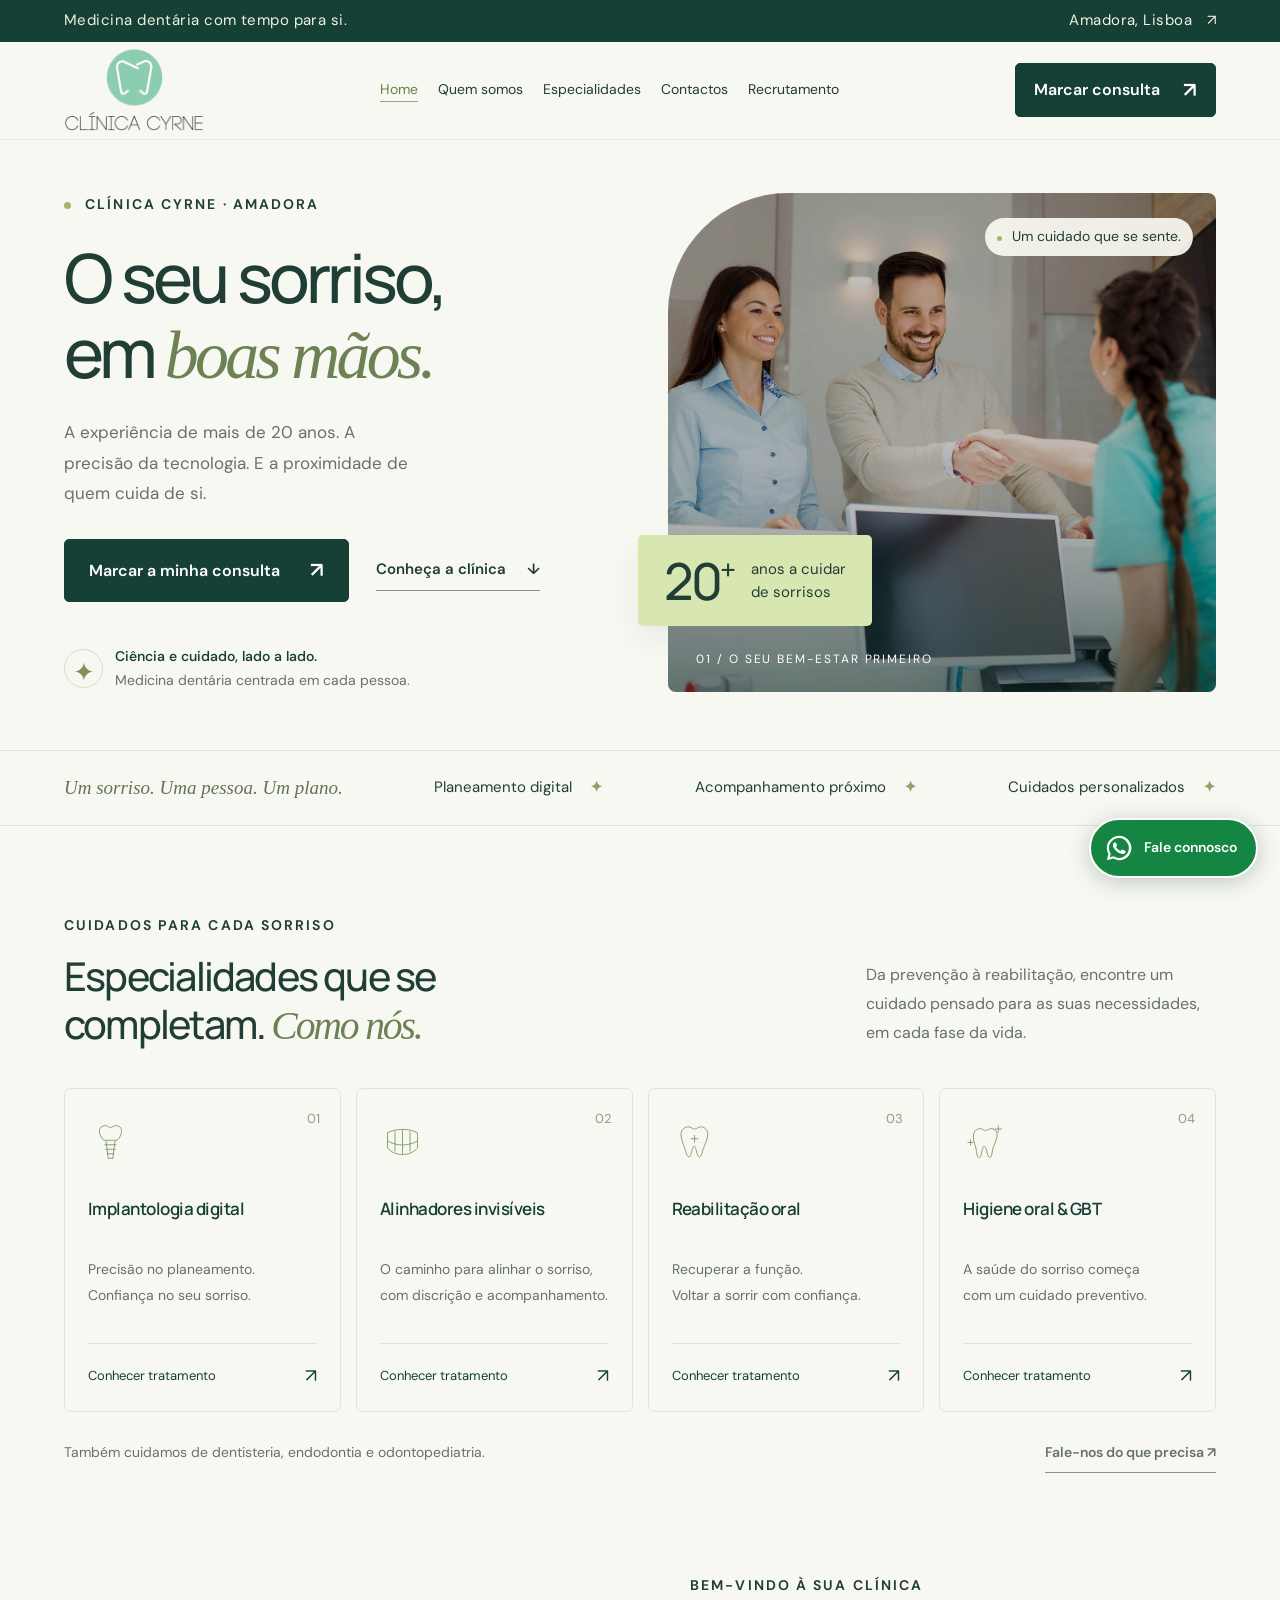
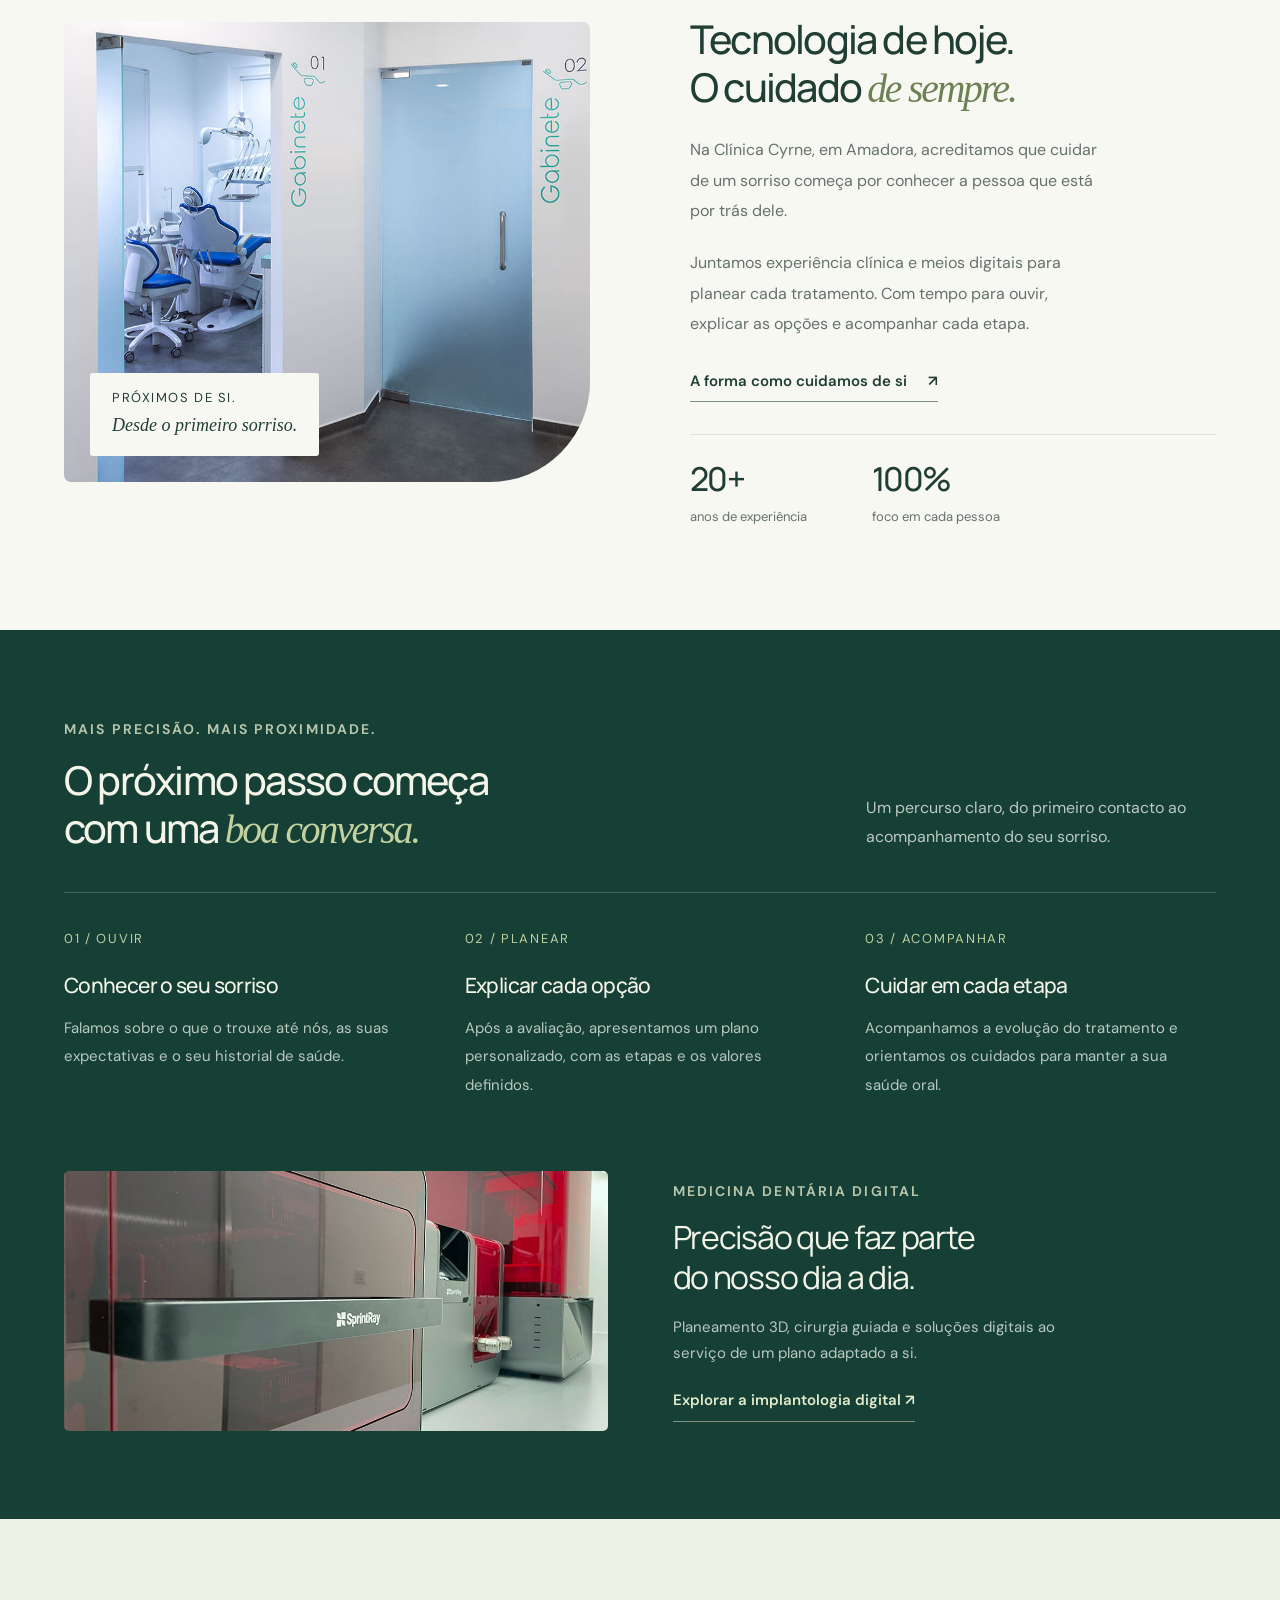
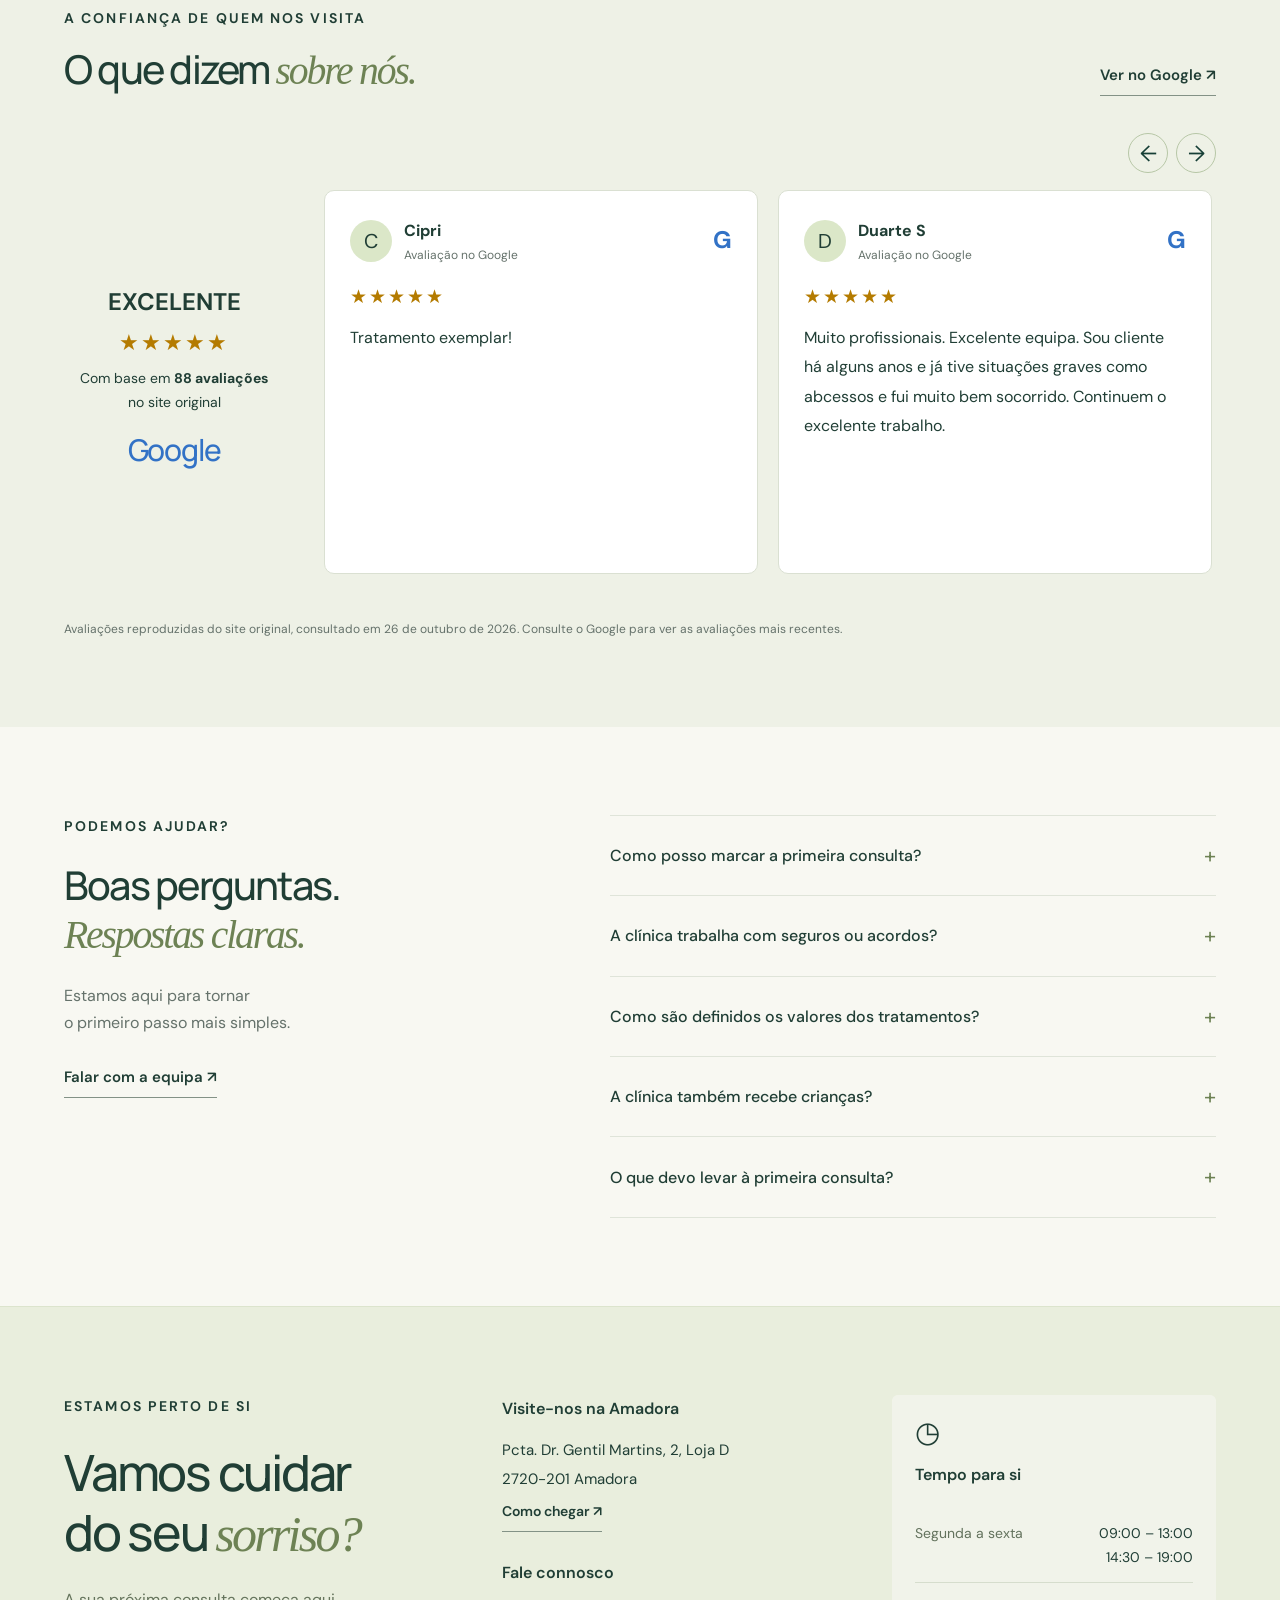
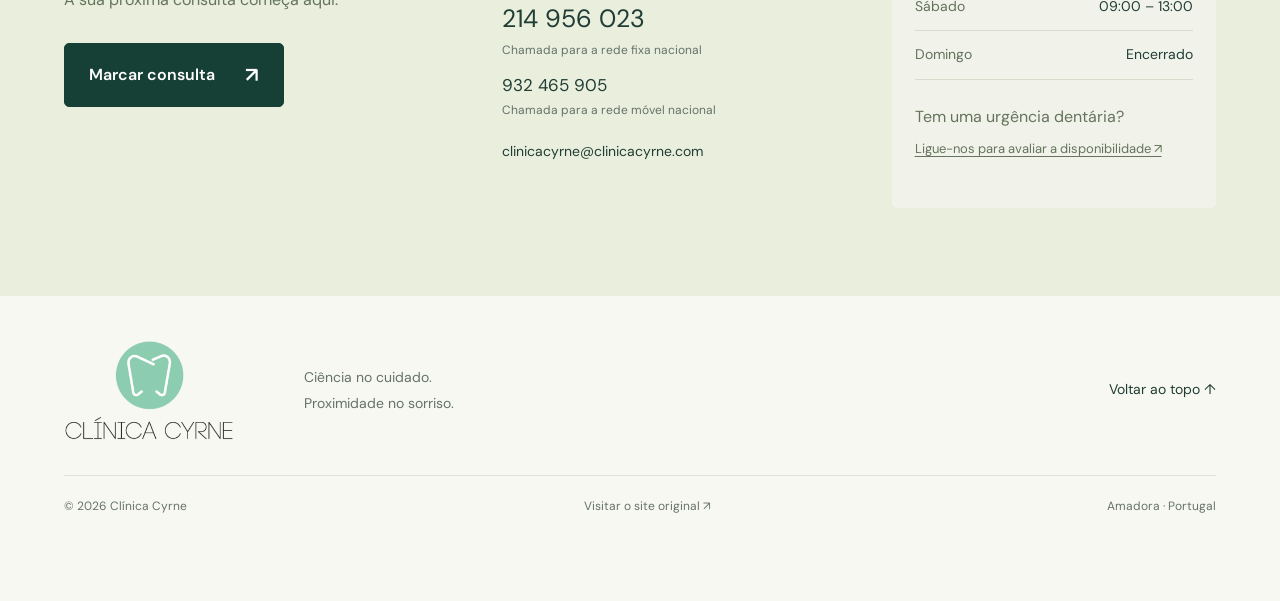
<file: index.html>
<!DOCTYPE html>
<html lang="pt-PT">
<head>
  <meta charset="UTF-8"><meta name="viewport" content="width=device-width, initial-scale=1">
  <title>Clínica Cyrne | O seu sorriso, em boas mãos.</title>
  <meta name="description" content="Medicina dentária na Amadora. Conheça a Clínica Cyrne: mais de 20 anos de experiência, tecnologia digital e cuidados próximos de si.">
  <meta name="theme-color" content="#143f37">
  <link rel="icon" href="assets/logo-cyrne.png?v=2" type="image/png">
  <link rel="stylesheet" href="style.css?v=pages-20261026">
  <link rel="stylesheet" href="pages.css?v=20261026">
</head>
<body>
<a class="skip" href="#conteudo">Saltar para o conteúdo</a>
<div class="topbar"><div class="wrap"><span>Medicina dentária com tempo para si.</span><a href="https://www.google.com/maps/search/?api=1&query=Cl%C3%ADnica+Cyrne+Amadora" target="_blank" rel="noopener">Amadora, Lisboa <span aria-hidden="true">↗</span></a></div></div>
<header class="header"><div class="wrap navigation">
  <a href="index.html" class="brand" aria-label="Clínica Cyrne, início"><img class="brand-logo" src="assets/logo-cyrne.png" alt="Clínica Cyrne" width="300" height="174"></a>
  <nav id="main-nav" aria-label="Navegação principal"><a href="index.html" aria-current="page">Home</a><a href="quem-somos.html">Quem somos</a><a href="especialidades.html">Especialidades</a><a href="contactos.html">Contactos</a><a href="recrutamento.html">Recrutamento</a></nav>
  <button class="button small booking" type="button">Marcar consulta <span aria-hidden="true">↗</span></button>
  <button class="menu" aria-label="Abrir menu" aria-controls="main-nav" aria-expanded="false">☰</button>
</div></header>
<main id="conteudo">
<section id="inicio" class="hero wrap">
  <div class="hero-copy"><p class="eyebrow"><span class="dot"></span> CLÍNICA CYRNE · AMADORA</p><h1>O seu sorriso,<br>em <em>boas mãos.</em></h1><p class="intro">A experiência de mais de 20 anos. A precisão da tecnologia. E a proximidade de quem cuida de si.</p><div class="hero-actions"><button class="button booking">Marcar a minha consulta <span aria-hidden="true">↗</span></button><a class="text-link" href="quem-somos.html">Conheça a clínica <span aria-hidden="true">↓</span></a></div><div class="hero-proof"><div class="proof-mark" aria-hidden="true">✦</div><p><strong>Ciência e cuidado, lado a lado.</strong><br>Medicina dentária centrada em cada pessoa.</p></div></div>
  <div class="hero-visual"><img src="assets/hero.jpg" alt="Acolhimento de pacientes na receção, imagem do site da Clínica Cyrne" fetchpriority="high"><div class="image-label"><span class="dot"></span> Um cuidado que se sente.</div><div class="experience"><strong>20<span>+</span></strong><span>anos a cuidar<br>de sorrisos</span></div><span class="photo-index">01 / O SEU BEM-ESTAR PRIMEIRO</span></div>
</section>
<div class="values-strip"><div class="wrap"><span>Um sorriso. Uma pessoa. Um plano.</span><span>Planeamento digital <b>✦</b></span><span>Acompanhamento próximo <b>✦</b></span><span>Cuidados personalizados <b>✦</b></span></div></div>
<section id="especialidades" class="section wrap">
  <div class="section-top"><div><p class="eyebrow">CUIDADOS PARA CADA SORRISO</p><h2>Especialidades que se<br>completam. <em>Como nós.</em></h2></div><p>Da prevenção à reabilitação, encontre um cuidado pensado para as suas necessidades, em cada fase da vida.</p></div>
  <div class="services">
    <button class="service" data-service="implantes"><span class="service-num">01</span><svg viewBox="0 0 60 60" aria-hidden="true"><path d="M21 27c-7-7-8-17-1-19 6-2 7 2 10 2s5-4 10-2c7 2 6 12-1 19H21zm1 6h16m-15 6h14m-12 6h10m-8 6h6M24 28l3 24m9-24-3 24"/></svg><h3>Implantologia digital</h3><p>Precisão no planeamento.<br>Confiança no seu sorriso.</p><span class="service-bottom">Conhecer tratamento <b>↗</b></span></button>
    <button class="service" data-service="alinhadores"><span class="service-num">02</span><svg viewBox="0 0 60 60" aria-hidden="true"><path d="M10 17c12-6 28-6 40 0v20c-9 12-31 12-40 0V17zm0 11c12 7 28 7 40 0M20 15v27m10-29v33m10-31v27"/></svg><h3>Alinhadores invisíveis</h3><p>O caminho para alinhar o sorriso,<br>com discrição e acompanhamento.</p><span class="service-bottom">Conhecer tratamento <b>↗</b></span></button>
    <button class="service" data-service="reabilitacao"><span class="service-num">03</span><svg viewBox="0 0 60 60" aria-hidden="true"><path d="M16 11c7-5 10 1 14 1s7-6 14-1c9 6-1 22-3 30s-5 13-8 2-4-11-7 0-6 6-8-2-11-24-2-30zM30 20v10m-5-5h10"/></svg><h3>Reabilitação oral</h3><p>Recuperar a função.<br>Voltar a sorrir com confiança.</p><span class="service-bottom">Conhecer tratamento <b>↗</b></span></button>
    <button class="service" data-service="higiene"><span class="service-num">04</span><svg viewBox="0 0 60 60" aria-hidden="true"><path d="M18 13c6-4 9 1 12 1s7-5 12-1c9 7-2 19-3 29s-5 11-7 1-5-11-7 0-6 9-7-1-9-22 0-29zM47 7v10m-5-5h10M10 26v8m-4-4h8"/></svg><h3>Higiene oral & GBT</h3><p>A saúde do sorriso começa<br>com um cuidado preventivo.</p><span class="service-bottom">Conhecer tratamento <b>↗</b></span></button>
  </div><div class="specialty-note"><span>Também cuidamos de dentisteria, endodontia e odontopediatria.</span><a href="contactos.html" class="text-link">Fale-nos do que precisa ↗</a></div>
</section>
<section id="clinica" class="about section wrap"><div class="about-visual"><img src="assets/room.jpg" alt="Gabinetes de medicina dentária da Clínica Cyrne" loading="lazy"><div class="about-seal">PRÓXIMOS DE SI.<br><span>Desde o primeiro sorriso.</span></div></div><div class="about-copy"><p class="eyebrow">BEM-VINDO À SUA CLÍNICA</p><h2>Tecnologia de hoje.<br>O cuidado <em>de sempre.</em></h2><p>Na Clínica Cyrne, em Amadora, acreditamos que cuidar de um sorriso começa por conhecer a pessoa que está por trás dele.</p><p>Juntamos experiência clínica e meios digitais para planear cada tratamento. Com tempo para ouvir, explicar as opções e acompanhar cada etapa.</p><a class="text-link" href="#abordagem">A forma como cuidamos de si <span>↗</span></a><div class="about-facts"><div><strong>20+</strong><span>anos de experiência</span></div><div><strong>100%</strong><span>foco em cada pessoa</span></div></div></div></section>
<section id="abordagem" class="approach"><div class="wrap section"><div class="section-top"><div><p class="eyebrow">MAIS PRECISÃO. MAIS PROXIMIDADE.</p><h2>O próximo passo começa<br>com uma <em>boa conversa.</em></h2></div><p>Um percurso claro, do primeiro contacto ao acompanhamento do seu sorriso.</p></div><div class="steps"><article><span>01 / OUVIR</span><h3>Conhecer o seu sorriso</h3><p>Falamos sobre o que o trouxe até nós, as suas expectativas e o seu historial de saúde.</p></article><article><span>02 / PLANEAR</span><h3>Explicar cada opção</h3><p>Após a avaliação, apresentamos um plano personalizado, com as etapas e os valores definidos.</p></article><article><span>03 / ACOMPANHAR</span><h3>Cuidar em cada etapa</h3><p>Acompanhamos a evolução do tratamento e orientamos os cuidados para manter a sua saúde oral.</p></article></div><div class="tech-row"><img src="assets/team.jpg" alt="Equipamento de impressão 3D da Clínica Cyrne" loading="lazy"><div><p class="eyebrow">MEDICINA DENTÁRIA DIGITAL</p><h3>Precisão que faz parte<br>do nosso dia a dia.</h3><p>Planeamento 3D, cirurgia guiada e soluções digitais ao serviço de um plano adaptado a si.</p><button class="text-link light" data-service="implantes">Explorar a implantologia digital ↗</button></div></div></div></section>
<section class="reviews-section section"><div class="wrap"><div class="section-top"><div><p class="eyebrow">A CONFIANÇA DE QUEM NOS VISITA</p><h2>O que dizem <em>sobre nós.</em></h2></div><a class="text-link" href="https://www.google.com/maps?cid=3460822510211981975" target="_blank" rel="noopener">Ver no Google ↗</a></div><div class="reviews-layout"><div class="reviews-summary"><strong>EXCELENTE</strong><span class="review-stars" aria-label="5 estrelas">★★★★★</span><p>Com base em <b>88 avaliações</b><br>no site original</p><span class="google-word">Google</span></div><div><div class="reviews-controls"><button type="button" data-review-dir="-1" aria-label="Avaliações anteriores">←</button><button type="button" data-review-dir="1" aria-label="Próximas avaliações">→</button></div><div class="reviews-track" tabindex="0" aria-label="Avaliações Google"><article class="google-review"><div class="review-author"><span class="review-avatar" aria-hidden="true">C</span><div><strong>Cipri</strong><small>Avaliação no Google</small></div><span class="google-g" aria-hidden="true">G</span></div><div class="review-stars" aria-label="5 de 5 estrelas">★★★★★</div><p>Tratamento exemplar!</p></article><article class="google-review"><div class="review-author"><span class="review-avatar" aria-hidden="true">D</span><div><strong>Duarte S</strong><small>Avaliação no Google</small></div><span class="google-g" aria-hidden="true">G</span></div><div class="review-stars" aria-label="5 de 5 estrelas">★★★★★</div><p>Muito profissionais. Excelente equipa. Sou cliente há alguns anos e já tive situações graves como abcessos e fui muito bem socorrido. Continuem o excelente trabalho.</p></article><article class="google-review"><div class="review-author"><span class="review-avatar" aria-hidden="true">N</span><div><strong>Nelly V</strong><small>Avaliação no Google</small></div><span class="google-g" aria-hidden="true">G</span></div><div class="review-stars" aria-label="5 de 5 estrelas">★★★★★</div><p>Excelente experiência na clínica!
Gostaria de deixar um elogio especial à Dra. Susana pelo profissionalismo, atenção e cuidado em todas as consultas. É uma profissional extremamente atenciosa, calma e dedicada, transmitindo muita confiança e segurança ao longo de todo o tratamento.

Toda a equipa da clínica foi sempre muito simpática e acolhedora. Faz realmente a diferença encontrar um espaço onde nos sentimos bem acompanhados e cuidados. Recomendo muito 💙</p></article><article class="google-review"><div class="review-author"><span class="review-avatar" aria-hidden="true">M</span><div><strong>Márcia T</strong><small>Avaliação no Google</small></div><span class="google-g" aria-hidden="true">G</span></div><div class="review-stars" aria-label="5 de 5 estrelas">★★★★★</div><p>Após vários anos a lidar com trauma de dentistas foi aqui que encontrei a clínica que me acolheu e tratou com todo o cuidado e profissionalismo. Muito humanos e transparentes, já não troco por nada!</p></article><article class="google-review"><div class="review-author"><span class="review-avatar" aria-hidden="true">M</span><div><strong>Miriam C</strong><small>Avaliação no Google</small></div><span class="google-g" aria-hidden="true">G</span></div><div class="review-stars" aria-label="5 de 5 estrelas">★★★★★</div><p>Recomendo a Clínica, pela excelência profissional e acima de tudo, pelo cuidado e atenção que nos sãos sempre prestados!</p></article><article class="google-review"><div class="review-author"><span class="review-avatar" aria-hidden="true">S</span><div><strong>Sónia L</strong><small>Avaliação no Google</small></div><span class="google-g" aria-hidden="true">G</span></div><div class="review-stars" aria-label="5 de 5 estrelas">★★★★★</div><p>A equipa é muito profissional, atenciosa e faz-nos sentir completamente à vontade. Recomendo sem dúvida!</p></article></div></div></div><p class="reviews-note">Avaliações reproduzidas do site original, consultado em 26 de outubro de 2026. Consulte o Google para ver as avaliações mais recentes.</p></div></section><section class="faq section wrap"><div><p class="eyebrow">PODEMOS AJUDAR?</p><h2>Boas perguntas.<br><em>Respostas claras.</em></h2><p>Estamos aqui para tornar<br>o primeiro passo mais simples.</p><a class="text-link" href="https://wa.me/351932465905" target="_blank" rel="noopener">Falar com a equipa ↗</a></div><div class="questions"><details><summary>Como posso marcar a primeira consulta?<span>+</span></summary><p>Pode contactar-nos por telefone, WhatsApp ou presencialmente. Indique o motivo da consulta para a equipa orientar a sua marcação. A disponibilidade é confirmada diretamente pela clínica.</p></details><details><summary>A clínica trabalha com seguros ou acordos?<span>+</span></summary><p>A Clínica Cyrne é uma clínica privada e não trabalha com seguros de saúde ou acordos. Pode esclarecer valores e condições com a nossa equipa antes da consulta.</p></details><details><summary>Como são definidos os valores dos tratamentos?<span>+</span></summary><p>Os valores dependem do diagnóstico e das necessidades de cada caso. Após avaliação, apresentamos um plano de tratamento e um orçamento detalhado. A primeira consulta tem um custo, que pode confirmar com a equipa.</p></details><details><summary>A clínica também recebe crianças?<span>+</span></summary><p>Sim. A clínica recebe crianças para prevenção, avaliação e acompanhamento da saúde oral, com uma abordagem adaptada à idade.</p></details><details><summary>O que devo levar à primeira consulta?<span>+</span></summary><p>Traga o seu documento de identificação, exames anteriores que tenha disponíveis e a lista dos medicamentos que toma habitualmente.</p></details></div></section>
<section id="contactos" class="contact section"><div class="wrap contact-grid"><div><p class="eyebrow">ESTAMOS PERTO DE SI</p><h2>Vamos cuidar<br>do seu <em>sorriso?</em></h2><p>A sua próxima consulta começa aqui.</p><button class="button booking">Marcar consulta <span>↗</span></button></div><div class="contact-details"><h3>Visite-nos na Amadora</h3><address>Pcta. Dr. Gentil Martins, 2, Loja D<br>2720-201 Amadora</address><a class="text-link" href="https://www.google.com/maps/search/?api=1&query=Cl%C3%ADnica+Cyrne+Pcta+Dr+Gentil+Martins+2+Amadora" target="_blank" rel="noopener">Como chegar ↗</a><h3>Fale connosco</h3><a class="phone" href="tel:+351214956023">214 956 023</a><small>Chamada para a rede fixa nacional</small><a href="tel:+351932465905">932 465 905</a><small>Chamada para a rede móvel nacional</small><a class="email" href="mailto:clinicacyrne@clinicacyrne.com">clinicacyrne@clinicacyrne.com</a></div><div class="hours"><span class="hours-icon" aria-hidden="true">◷</span><h3>Tempo para si</h3><dl><div><dt>Segunda a sexta</dt><dd>09:00 – 13:00<br>14:30 – 19:00</dd></div><div><dt>Sábado</dt><dd>09:00 – 13:00</dd></div><div><dt>Domingo</dt><dd>Encerrado</dd></div></dl><p>Tem uma urgência dentária?<br><a href="tel:+351214956023">Ligue-nos para avaliar a disponibilidade ↗</a></p></div></div></section>
</main>
<footer><div class="wrap footer-top"><a href="index.html" class="brand" aria-label="Clínica Cyrne, início"><img class="brand-logo" src="assets/logo-cyrne.png" alt="Clínica Cyrne" width="300" height="174"></a><p>Ciência no cuidado.<br>Proximidade no sorriso.</p><a href="index.html" class="backtop">Voltar ao topo ↑</a></div><div class="wrap footer-bottom"><span>© <span id="year">2026</span> Clínica Cyrne</span><a href="https://clinicacyrne.com/" target="_blank" rel="noopener">Visitar o site original ↗</a><span>Amadora · Portugal</span></div></footer>
<dialog id="booking-dialog" aria-labelledby="booking-title"><button class="close" aria-label="Fechar janela">×</button><p class="eyebrow">O PRIMEIRO PASSO É SEU</p><h2 id="booking-title">Vamos marcar<br>a sua <em>consulta.</em></h2><p>Escolha o motivo e fale diretamente com a nossa equipa pelo WhatsApp.</p><form id="booking-form"><label for="reason">O que o traz até nós?</label><select id="reason"><option>Primeira consulta de avaliação</option><option>Implantologia digital</option><option>Alinhadores invisíveis</option><option>Reabilitação oral</option><option>Higiene oral e GBT</option><option>Consulta para criança</option><option>Outro motivo</option></select><button class="button" type="submit">Continuar no WhatsApp ↗</button></form><small>A marcação só fica confirmada após resposta da equipa.</small><a class="dialog-phone" href="tel:+351214956023">Prefere ligar? 214 956 023 ↗</a></dialog>
<dialog id="service-dialog" aria-labelledby="service-title"><button class="close" aria-label="Fechar janela">×</button><p class="eyebrow">CUIDADOS CLÍNICA CYRNE</p><h2 id="service-title"></h2><p id="service-description"></p><ul id="service-points"></ul><p class="service-disclaimer">A indicação e o plano de tratamento são definidos após avaliação clínica individual.</p><button class="button booking">Pedir uma avaliação ↗</button></dialog>
<script src="app.js?v=pages-20261026"></script>
<a class="whatsapp-float" href="https://wa.me/351932465905" target="_blank" rel="noopener" aria-label="Falar com a Clínica Cyrne no WhatsApp"><svg viewBox="0 0 32 32" aria-hidden="true"><path fill="currentColor" d="M16 3a13 13 0 0 0-11.3 19.4L3 29l6.8-1.7A13 13 0 1 0 16 3Zm0 23.6a10.5 10.5 0 0 1-5.4-1.5l-.4-.2-4 1 1-3.9-.3-.4A10.6 10.6 0 1 1 16 26.6Zm5.8-7.9c-.3-.2-1.9-.9-2.2-1s-.5-.2-.7.2-.8 1-.9 1.1-.4.2-.7 0a8.7 8.7 0 0 1-2.6-1.6 9.6 9.6 0 0 1-1.8-2.2c-.2-.3 0-.5.1-.6l.5-.6.3-.5c.1-.2 0-.4 0-.6l-1-2.3c-.2-.5-.5-.5-.7-.5h-.6c-.2 0-.6.1-.9.4a3.7 3.7 0 0 0-1.1 2.7c0 1.6 1.2 3.1 1.4 3.3s2.4 3.7 5.8 5.1c.8.3 1.4.5 1.9.6.8.3 1.5.2 2.1.1.6-.1 1.9-.8 2.1-1.5s.3-1.3.2-1.5-.2-.2-.5-.4Z"/></svg><span>Fale connosco</span></a></body></html>
</file>
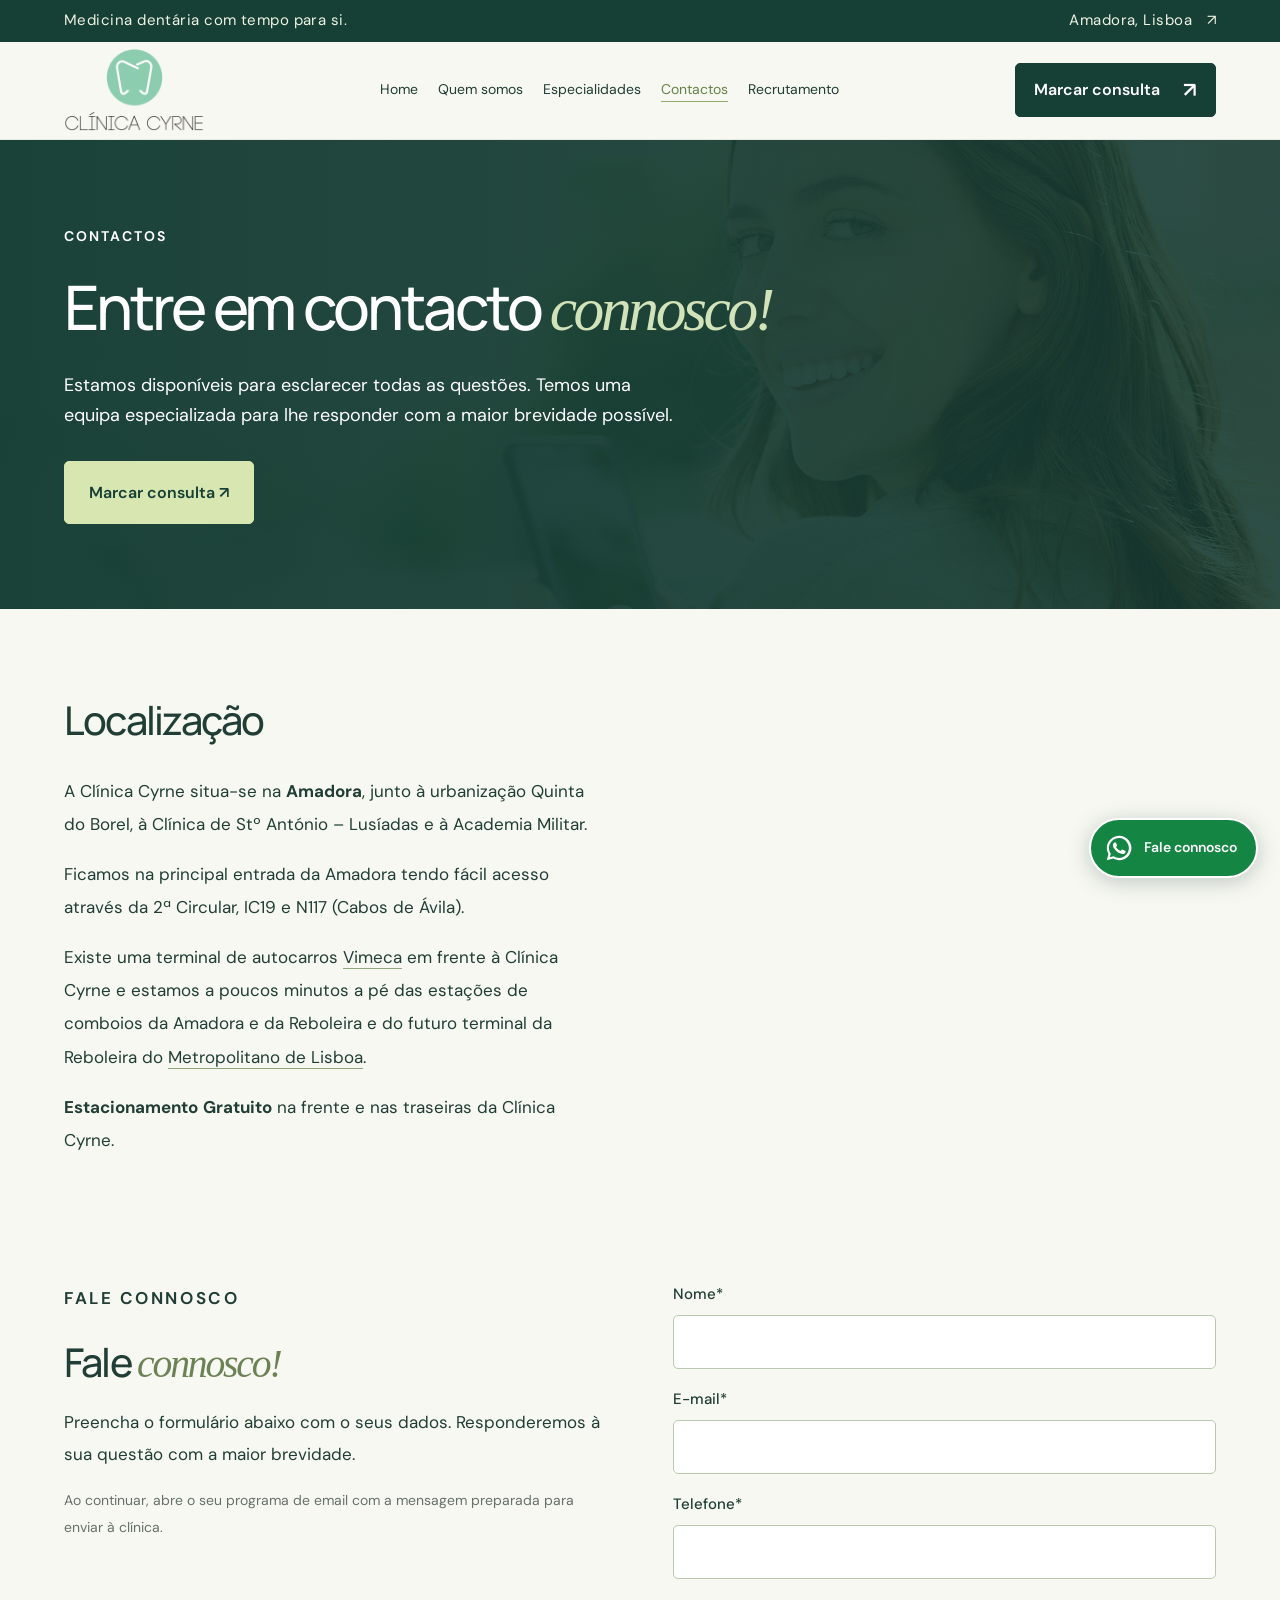
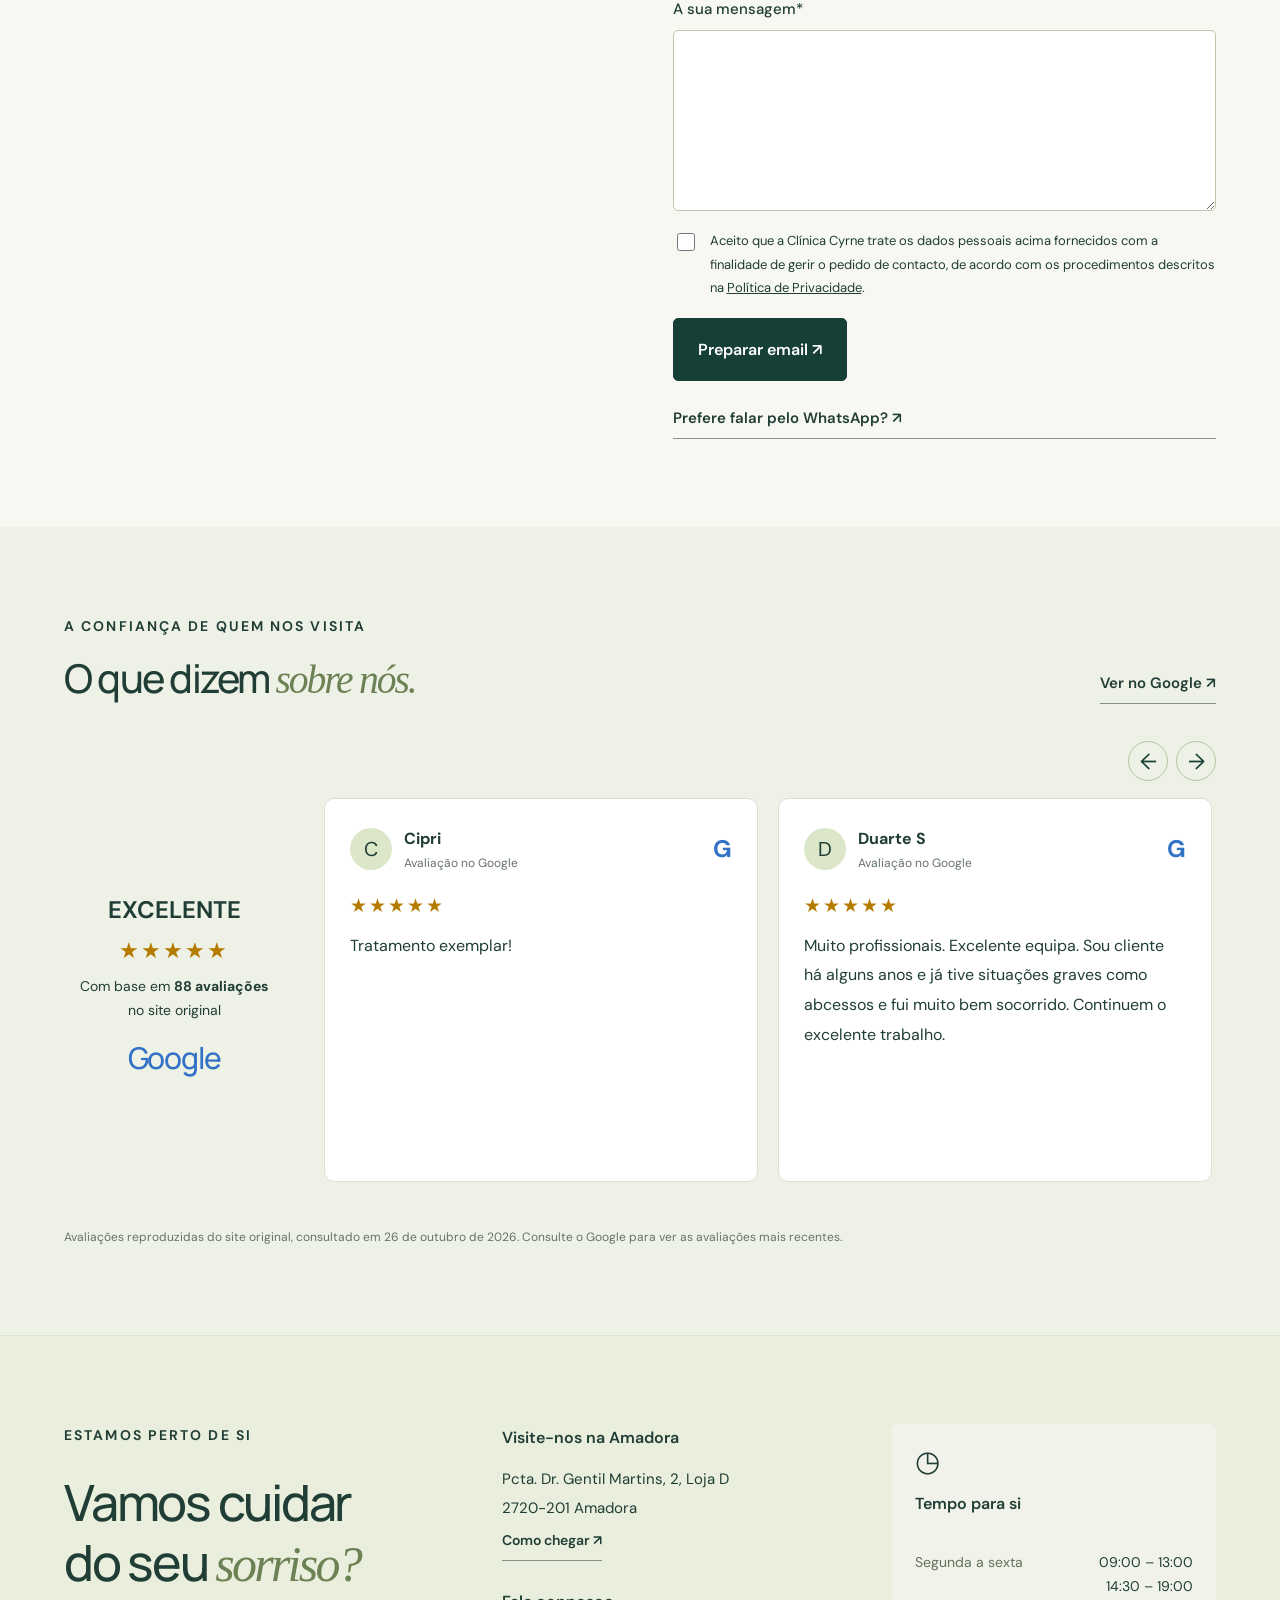
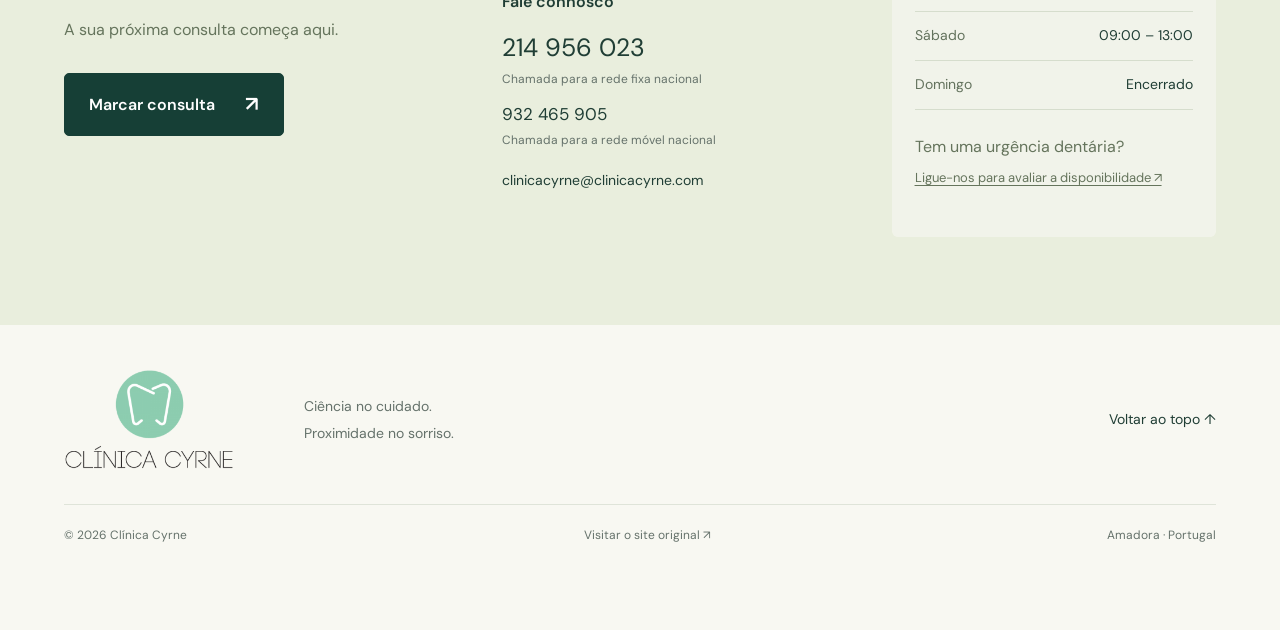
<file: contactos.html>
<!DOCTYPE html>
<html lang="pt-PT">
<head>
  <meta charset="UTF-8"><meta name="viewport" content="width=device-width, initial-scale=1">
  <title>Contactos | Clínica Cyrne</title>
  <meta name="description" content="Medicina dentária na Amadora. Conheça a Clínica Cyrne: mais de 20 anos de experiência, tecnologia digital e cuidados próximos de si.">
  <meta name="theme-color" content="#143f37">
  <link rel="icon" href="assets/logo-cyrne.png?v=2" type="image/png">
  <link rel="stylesheet" href="style.css?v=pages-20261026">
  <link rel="stylesheet" href="pages.css?v=20261026">
</head>
<body>
<a class="skip" href="#conteudo">Saltar para o conteúdo</a>
<div class="topbar"><div class="wrap"><span>Medicina dentária com tempo para si.</span><a href="https://www.google.com/maps/search/?api=1&query=Cl%C3%ADnica+Cyrne+Amadora" target="_blank" rel="noopener">Amadora, Lisboa <span aria-hidden="true">↗</span></a></div></div>
<header class="header"><div class="wrap navigation">
  <a href="index.html" class="brand" aria-label="Clínica Cyrne, início"><img class="brand-logo" src="assets/logo-cyrne.png" alt="Clínica Cyrne" width="300" height="174"></a>
  <nav id="main-nav" aria-label="Navegação principal"><a href="index.html">Home</a><a href="quem-somos.html">Quem somos</a><a href="especialidades.html">Especialidades</a><a href="contactos.html" aria-current="page">Contactos</a><a href="recrutamento.html">Recrutamento</a></nav>
  <button class="button small booking" type="button">Marcar consulta <span aria-hidden="true">↗</span></button>
  <button class="menu" aria-label="Abrir menu" aria-controls="main-nav" aria-expanded="false">☰</button>
</div></header>
<main id="conteudo"><section class="page-hero"><div class="wrap"><p class="eyebrow">CONTACTOS</p><h1>Entre em contacto <em>connosco!</em></h1><p>Estamos disponíveis para esclarecer todas as questões. Temos uma equipa especializada para lhe responder com a maior brevidade possível.</p><button class="button booking">Marcar consulta ↗</button></div><img src="assets/original/5655744b7c.jpg" alt="" class="page-hero-image"></section><section class="section wrap location-grid"><div class="prose"><h2>Localização</h2><p>A Clínica Cyrne situa-se na <strong>Amadora</strong>, junto à urbanização Quinta do Borel, à Clínica de Stº António – Lusíadas e à Academia Militar.</p><p>Ficamos na principal entrada da Amadora tendo fácil acesso através da 2ª Circular, IC19 e N117 (Cabos de Ávila).</p><p>Existe uma terminal de autocarros <a href="https://www.vimeca.pt/" target="_blank" rel="noopener">Vimeca</a> em frente à Clínica Cyrne e estamos a poucos minutos a pé das estações de comboios da Amadora e da Reboleira e do futuro terminal da Reboleira do <a href="https://www.vimeca.pt/" target="_blank" rel="noopener">Metropolitano de Lisboa</a>.</p><p><strong>Estacionamento</strong> <strong>Gratuito</strong> na frente e nas traseiras da Clínica Cyrne.</p></div><iframe class="location-map" title="Localização da Clínica Cyrne no Google Maps" src="https://www.google.com/maps/embed?pb=!1m18!1m12!1m3!1d3111.616957152028!2d-9.235803184762295!3d38.74955126325055!2m3!1f0!2f0!3f0!3m2!1i1024!2i768!4f13.1!3m3!1m2!1s0xd1ecd007020e99f%3A0x30074fbc9fdc6297!2sCl%C3%ADnica%20Cyrne!5e0!3m2!1spt-PT!2spt!4v1648743611942!5m2!1spt-PT!2spt" loading="lazy" referrerpolicy="no-referrer-when-downgrade" allowfullscreen></iframe></section><section class="section wrap contact-form-section"><div><p class="eyebrow">FALE CONNOSCO</p><h2>Fale <em>connosco!</em></h2><p>Preencha o formulário abaixo com o seus dados. Responderemos à sua questão com a maior brevidade.</p><p class="form-note">Ao continuar, abre o seu programa de email com a mensagem preparada para enviar à clínica.</p></div><form id="contact-form" class="appointment-form"><label>Nome*<input name="nome" autocomplete="name" required></label><label>E-mail*<input name="email" type="email" autocomplete="email" required></label><label>Telefone*<input name="telefone" type="tel" autocomplete="tel" required></label><label>A sua mensagem*<textarea name="mensagem" rows="6" required></textarea></label><label class="consent"><input type="checkbox" required><span>Aceito que a Clínica Cyrne trate os dados pessoais acima fornecidos com a finalidade de gerir o pedido de contacto, de acordo com os procedimentos descritos na <a href="https://clinicacyrne.com/politica-de-privacidade-e-cookies/" target="_blank" rel="noopener">Política de Privacidade</a>.</span></label><button class="button">Preparar email ↗</button><a class="text-link" href="https://wa.me/351932465905" target="_blank" rel="noopener">Prefere falar pelo WhatsApp? ↗</a></form></section><section class="reviews-section section"><div class="wrap"><div class="section-top"><div><p class="eyebrow">A CONFIANÇA DE QUEM NOS VISITA</p><h2>O que dizem <em>sobre nós.</em></h2></div><a class="text-link" href="https://www.google.com/maps?cid=3460822510211981975" target="_blank" rel="noopener">Ver no Google ↗</a></div><div class="reviews-layout"><div class="reviews-summary"><strong>EXCELENTE</strong><span class="review-stars" aria-label="5 estrelas">★★★★★</span><p>Com base em <b>88 avaliações</b><br>no site original</p><span class="google-word">Google</span></div><div><div class="reviews-controls"><button type="button" data-review-dir="-1" aria-label="Avaliações anteriores">←</button><button type="button" data-review-dir="1" aria-label="Próximas avaliações">→</button></div><div class="reviews-track" tabindex="0" aria-label="Avaliações Google"><article class="google-review"><div class="review-author"><span class="review-avatar" aria-hidden="true">C</span><div><strong>Cipri</strong><small>Avaliação no Google</small></div><span class="google-g" aria-hidden="true">G</span></div><div class="review-stars" aria-label="5 de 5 estrelas">★★★★★</div><p>Tratamento exemplar!</p></article><article class="google-review"><div class="review-author"><span class="review-avatar" aria-hidden="true">D</span><div><strong>Duarte S</strong><small>Avaliação no Google</small></div><span class="google-g" aria-hidden="true">G</span></div><div class="review-stars" aria-label="5 de 5 estrelas">★★★★★</div><p>Muito profissionais. Excelente equipa. Sou cliente há alguns anos e já tive situações graves como abcessos e fui muito bem socorrido. Continuem o excelente trabalho.</p></article><article class="google-review"><div class="review-author"><span class="review-avatar" aria-hidden="true">N</span><div><strong>Nelly V</strong><small>Avaliação no Google</small></div><span class="google-g" aria-hidden="true">G</span></div><div class="review-stars" aria-label="5 de 5 estrelas">★★★★★</div><p>Excelente experiência na clínica!
Gostaria de deixar um elogio especial à Dra. Susana pelo profissionalismo, atenção e cuidado em todas as consultas. É uma profissional extremamente atenciosa, calma e dedicada, transmitindo muita confiança e segurança ao longo de todo o tratamento.

Toda a equipa da clínica foi sempre muito simpática e acolhedora. Faz realmente a diferença encontrar um espaço onde nos sentimos bem acompanhados e cuidados. Recomendo muito 💙</p></article><article class="google-review"><div class="review-author"><span class="review-avatar" aria-hidden="true">M</span><div><strong>Márcia T</strong><small>Avaliação no Google</small></div><span class="google-g" aria-hidden="true">G</span></div><div class="review-stars" aria-label="5 de 5 estrelas">★★★★★</div><p>Após vários anos a lidar com trauma de dentistas foi aqui que encontrei a clínica que me acolheu e tratou com todo o cuidado e profissionalismo. Muito humanos e transparentes, já não troco por nada!</p></article><article class="google-review"><div class="review-author"><span class="review-avatar" aria-hidden="true">M</span><div><strong>Miriam C</strong><small>Avaliação no Google</small></div><span class="google-g" aria-hidden="true">G</span></div><div class="review-stars" aria-label="5 de 5 estrelas">★★★★★</div><p>Recomendo a Clínica, pela excelência profissional e acima de tudo, pelo cuidado e atenção que nos sãos sempre prestados!</p></article><article class="google-review"><div class="review-author"><span class="review-avatar" aria-hidden="true">S</span><div><strong>Sónia L</strong><small>Avaliação no Google</small></div><span class="google-g" aria-hidden="true">G</span></div><div class="review-stars" aria-label="5 de 5 estrelas">★★★★★</div><p>A equipa é muito profissional, atenciosa e faz-nos sentir completamente à vontade. Recomendo sem dúvida!</p></article></div></div></div><p class="reviews-note">Avaliações reproduzidas do site original, consultado em 26 de outubro de 2026. Consulte o Google para ver as avaliações mais recentes.</p></div></section><section id="contactos" class="contact section"><div class="wrap contact-grid"><div><p class="eyebrow">ESTAMOS PERTO DE SI</p><h2>Vamos cuidar<br>do seu <em>sorriso?</em></h2><p>A sua próxima consulta começa aqui.</p><button class="button booking">Marcar consulta <span>↗</span></button></div><div class="contact-details"><h3>Visite-nos na Amadora</h3><address>Pcta. Dr. Gentil Martins, 2, Loja D<br>2720-201 Amadora</address><a class="text-link" href="https://www.google.com/maps/search/?api=1&query=Cl%C3%ADnica+Cyrne+Pcta+Dr+Gentil+Martins+2+Amadora" target="_blank" rel="noopener">Como chegar ↗</a><h3>Fale connosco</h3><a class="phone" href="tel:+351214956023">214 956 023</a><small>Chamada para a rede fixa nacional</small><a href="tel:+351932465905">932 465 905</a><small>Chamada para a rede móvel nacional</small><a class="email" href="mailto:clinicacyrne@clinicacyrne.com">clinicacyrne@clinicacyrne.com</a></div><div class="hours"><span class="hours-icon" aria-hidden="true">◷</span><h3>Tempo para si</h3><dl><div><dt>Segunda a sexta</dt><dd>09:00 – 13:00<br>14:30 – 19:00</dd></div><div><dt>Sábado</dt><dd>09:00 – 13:00</dd></div><div><dt>Domingo</dt><dd>Encerrado</dd></div></dl><p>Tem uma urgência dentária?<br><a href="tel:+351214956023">Ligue-nos para avaliar a disponibilidade ↗</a></p></div></div></section></main><footer><div class="wrap footer-top"><a href="index.html" class="brand" aria-label="Clínica Cyrne, início"><img class="brand-logo" src="assets/logo-cyrne.png" alt="Clínica Cyrne" width="300" height="174"></a><p>Ciência no cuidado.<br>Proximidade no sorriso.</p><a href="index.html" class="backtop">Voltar ao topo ↑</a></div><div class="wrap footer-bottom"><span>© <span id="year">2026</span> Clínica Cyrne</span><a href="https://clinicacyrne.com/" target="_blank" rel="noopener">Visitar o site original ↗</a><span>Amadora · Portugal</span></div></footer>
<dialog id="booking-dialog" aria-labelledby="booking-title"><button class="close" aria-label="Fechar janela">×</button><p class="eyebrow">O PRIMEIRO PASSO É SEU</p><h2 id="booking-title">Vamos marcar<br>a sua <em>consulta.</em></h2><p>Escolha o motivo e fale diretamente com a nossa equipa pelo WhatsApp.</p><form id="booking-form"><label for="reason">O que o traz até nós?</label><select id="reason"><option>Primeira consulta de avaliação</option><option>Implantologia digital</option><option>Alinhadores invisíveis</option><option>Reabilitação oral</option><option>Higiene oral e GBT</option><option>Consulta para criança</option><option>Outro motivo</option></select><button class="button" type="submit">Continuar no WhatsApp ↗</button></form><small>A marcação só fica confirmada após resposta da equipa.</small><a class="dialog-phone" href="tel:+351214956023">Prefere ligar? 214 956 023 ↗</a></dialog>
<dialog id="service-dialog" aria-labelledby="service-title"><button class="close" aria-label="Fechar janela">×</button><p class="eyebrow">CUIDADOS CLÍNICA CYRNE</p><h2 id="service-title"></h2><p id="service-description"></p><ul id="service-points"></ul><p class="service-disclaimer">A indicação e o plano de tratamento são definidos após avaliação clínica individual.</p><button class="button booking">Pedir uma avaliação ↗</button></dialog>
<script src="app.js?v=pages-20261026"></script>
<a class="whatsapp-float" href="https://wa.me/351932465905" target="_blank" rel="noopener" aria-label="Falar com a Clínica Cyrne no WhatsApp"><svg viewBox="0 0 32 32" aria-hidden="true"><path fill="currentColor" d="M16 3a13 13 0 0 0-11.3 19.4L3 29l6.8-1.7A13 13 0 1 0 16 3Zm0 23.6a10.5 10.5 0 0 1-5.4-1.5l-.4-.2-4 1 1-3.9-.3-.4A10.6 10.6 0 1 1 16 26.6Zm5.8-7.9c-.3-.2-1.9-.9-2.2-1s-.5-.2-.7.2-.8 1-.9 1.1-.4.2-.7 0a8.7 8.7 0 0 1-2.6-1.6 9.6 9.6 0 0 1-1.8-2.2c-.2-.3 0-.5.1-.6l.5-.6.3-.5c.1-.2 0-.4 0-.6l-1-2.3c-.2-.5-.5-.5-.7-.5h-.6c-.2 0-.6.1-.9.4a3.7 3.7 0 0 0-1.1 2.7c0 1.6 1.2 3.1 1.4 3.3s2.4 3.7 5.8 5.1c.8.3 1.4.5 1.9.6.8.3 1.5.2 2.1.1.6-.1 1.9-.8 2.1-1.5s.3-1.3.2-1.5-.2-.2-.5-.4Z"/></svg><span>Fale connosco</span></a></body></html>
</file>
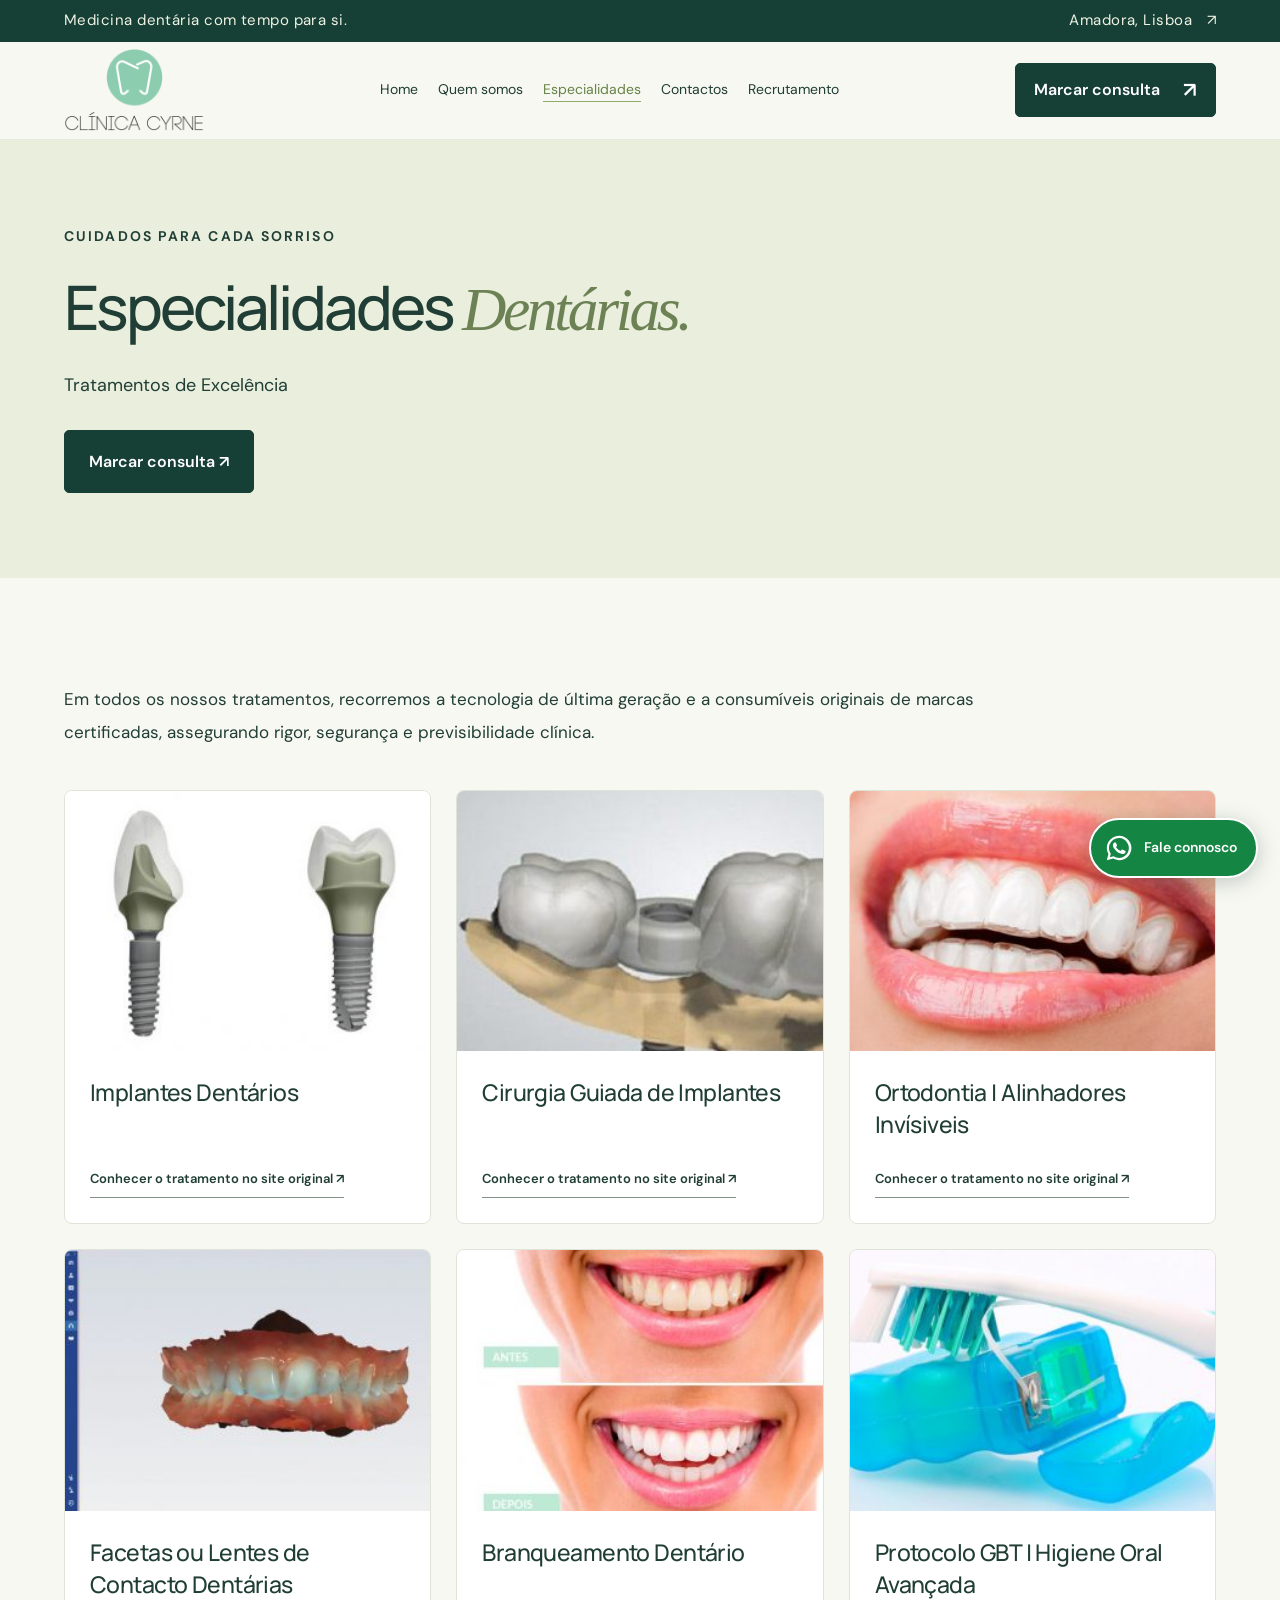
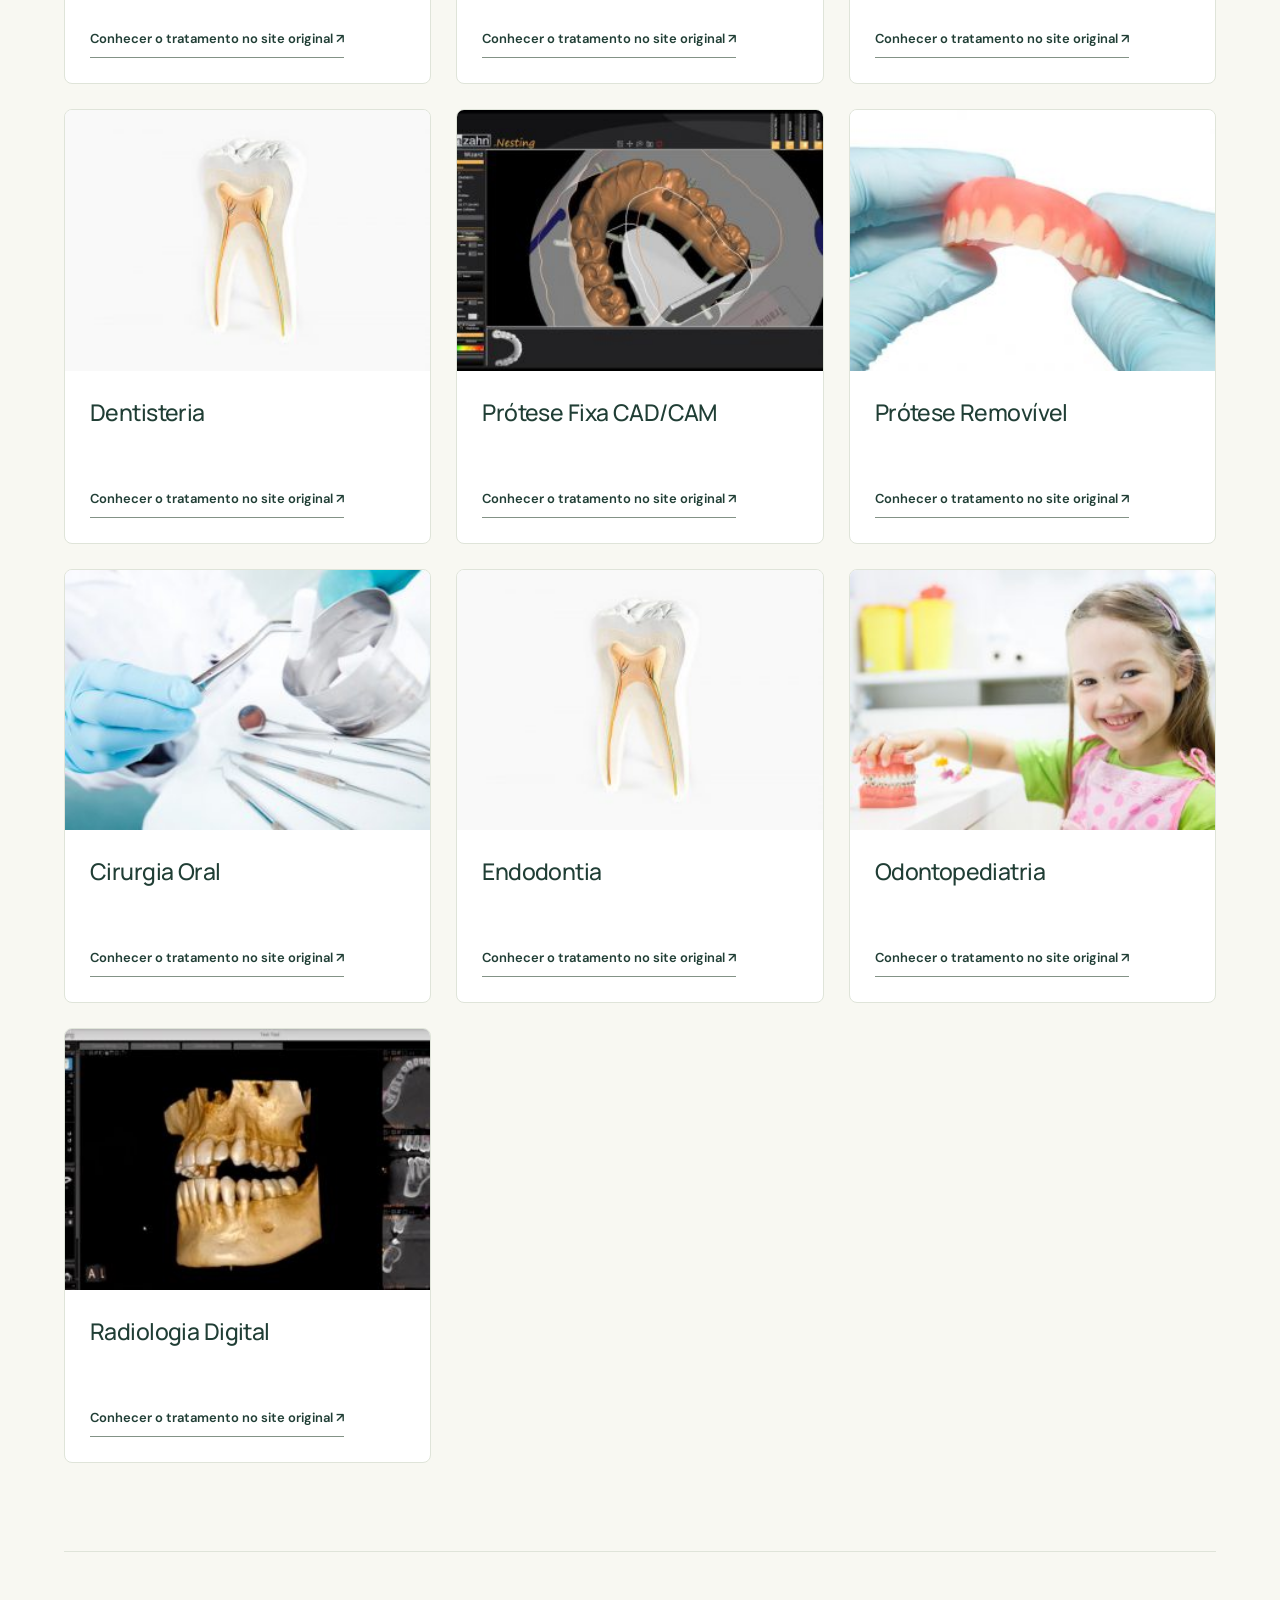
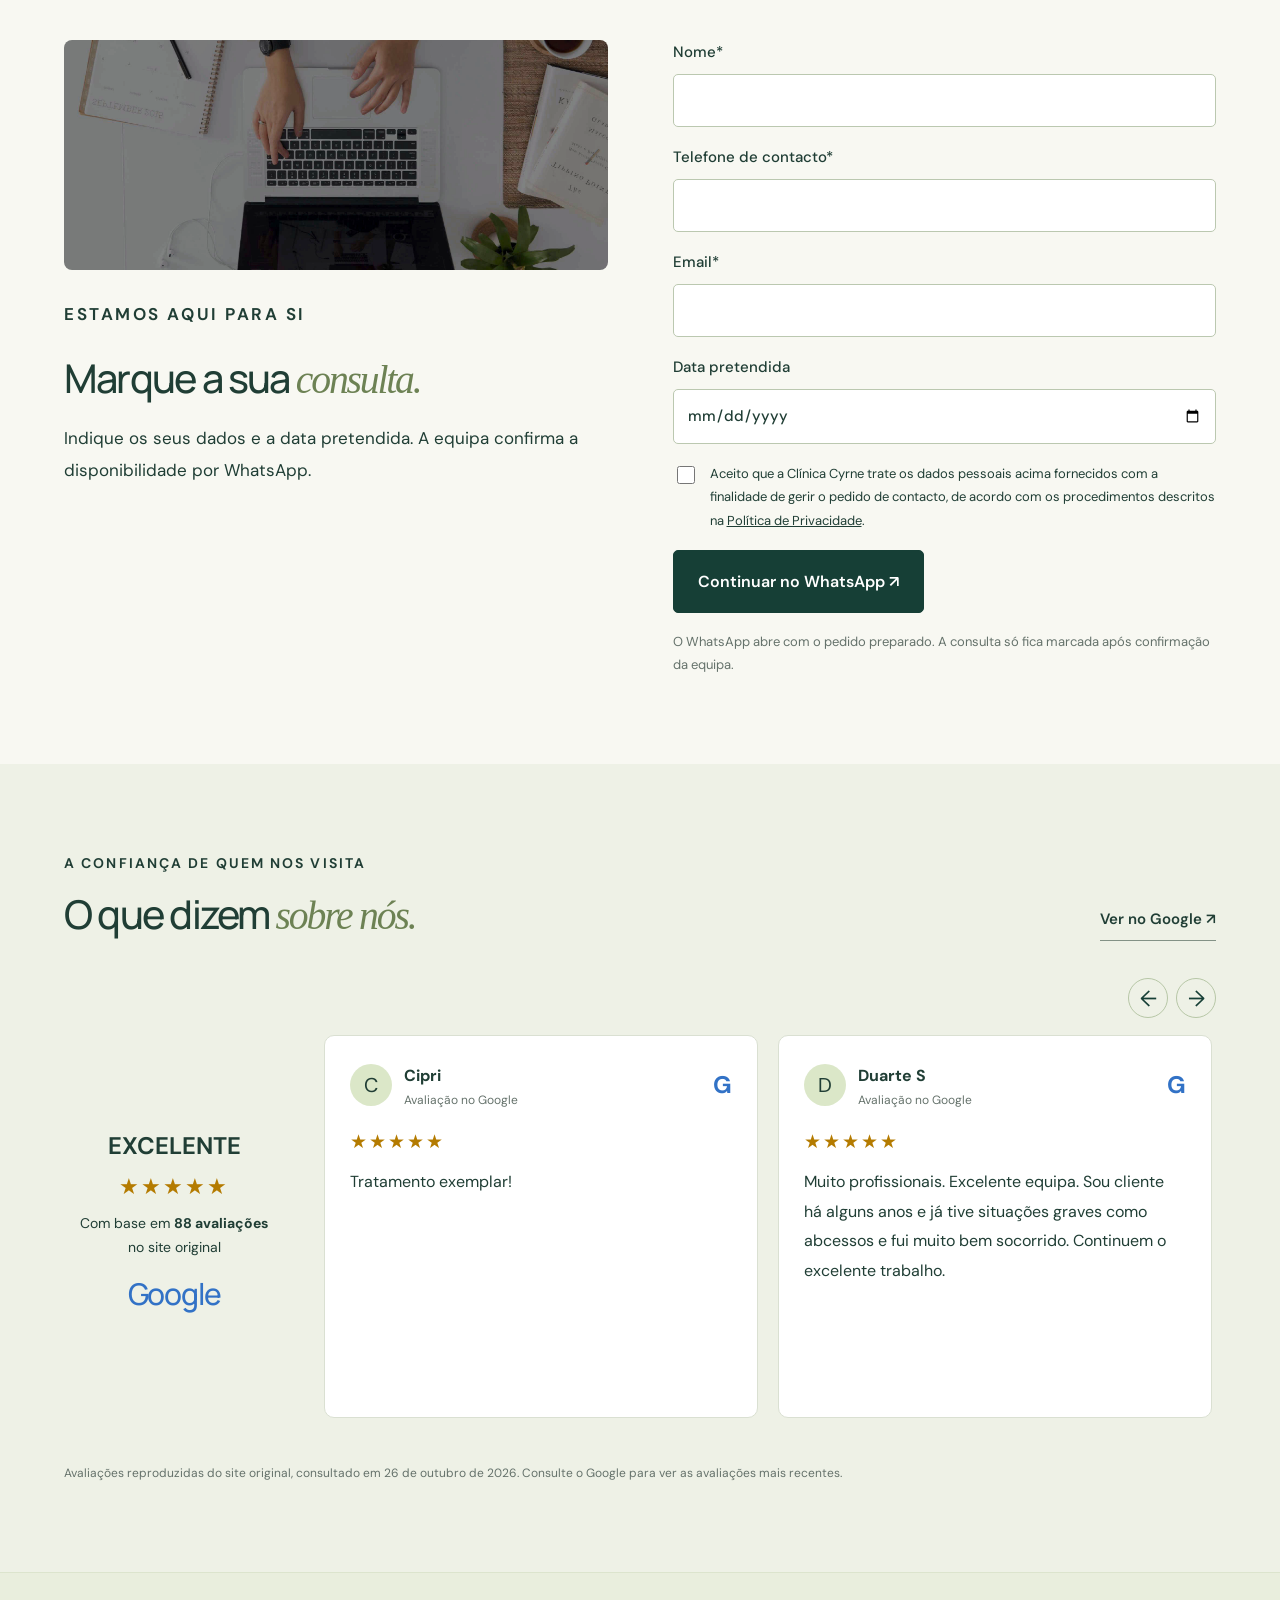
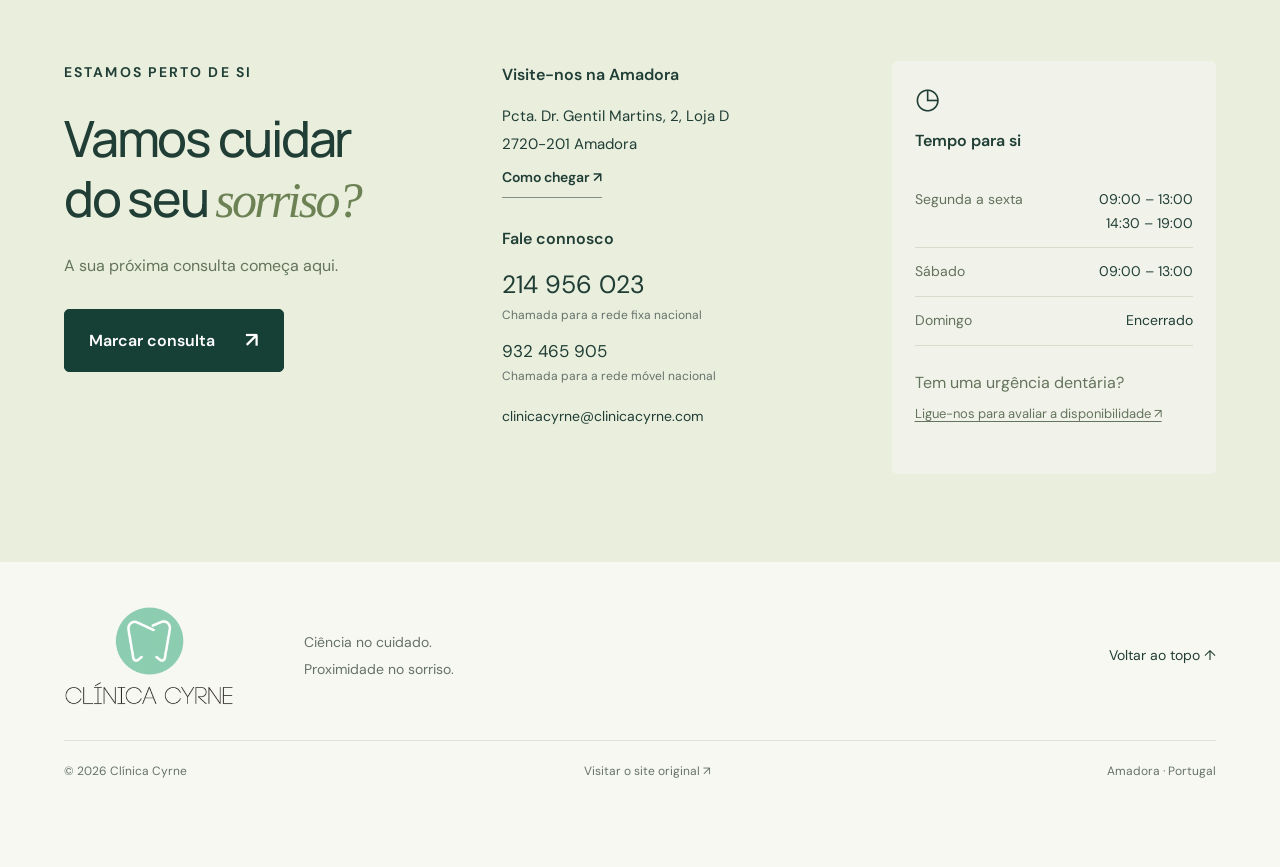
<file: especialidades.html>
<!DOCTYPE html>
<html lang="pt-PT">
<head>
  <meta charset="UTF-8"><meta name="viewport" content="width=device-width, initial-scale=1">
  <title>Especialidades | Clínica Cyrne</title>
  <meta name="description" content="Medicina dentária na Amadora. Conheça a Clínica Cyrne: mais de 20 anos de experiência, tecnologia digital e cuidados próximos de si.">
  <meta name="theme-color" content="#143f37">
  <link rel="icon" href="assets/logo-cyrne.png?v=2" type="image/png">
  <link rel="stylesheet" href="style.css?v=pages-20261026">
  <link rel="stylesheet" href="pages.css?v=20261026">
</head>
<body>
<a class="skip" href="#conteudo">Saltar para o conteúdo</a>
<div class="topbar"><div class="wrap"><span>Medicina dentária com tempo para si.</span><a href="https://www.google.com/maps/search/?api=1&query=Cl%C3%ADnica+Cyrne+Amadora" target="_blank" rel="noopener">Amadora, Lisboa <span aria-hidden="true">↗</span></a></div></div>
<header class="header"><div class="wrap navigation">
  <a href="index.html" class="brand" aria-label="Clínica Cyrne, início"><img class="brand-logo" src="assets/logo-cyrne.png" alt="Clínica Cyrne" width="300" height="174"></a>
  <nav id="main-nav" aria-label="Navegação principal"><a href="index.html">Home</a><a href="quem-somos.html">Quem somos</a><a href="especialidades.html" aria-current="page">Especialidades</a><a href="contactos.html">Contactos</a><a href="recrutamento.html">Recrutamento</a></nav>
  <button class="button small booking" type="button">Marcar consulta <span aria-hidden="true">↗</span></button>
  <button class="menu" aria-label="Abrir menu" aria-controls="main-nav" aria-expanded="false">☰</button>
</div></header>
<main id="conteudo"><section class="page-hero"><div class="wrap"><p class="eyebrow">CUIDADOS PARA CADA SORRISO</p><h1>Especialidades <em>Dentárias.</em></h1><p>Tratamentos de Excelência</p><button class="button booking">Marcar consulta ↗</button></div></section><section class="section wrap"><div class="prose"><p>Em todos os nossos tratamentos, recorremos a tecnologia de última geração e a consumíveis originais de marcas certificadas, assegurando rigor, segurança e previsibilidade clínica.</p></div><div class="specialties-grid"><article class="specialty-card"><a href="https://clinicacyrne.com/portfolio-items/implantes-dentarios/" target="_blank" rel="noopener"><img class="" src="assets/original/cde912e0f3.jpeg" alt="Implantes Dentários" loading="lazy"><div><h2>Implantes Dentários</h2><span class="text-link">Conhecer o tratamento no site original ↗</span></div></a></article><article class="specialty-card"><a href="https://clinicacyrne.com/portfolio-items/cirurgia-de-implantes-guiada-por-computador/" target="_blank" rel="noopener"><img class="" src="assets/original/7049c77653.jpg" alt="Cirurgia Guiada de Implantes" loading="lazy"><div><h2>Cirurgia Guiada de Implantes</h2><span class="text-link">Conhecer o tratamento no site original ↗</span></div></a></article><article class="specialty-card"><a href="https://clinicacyrne.com/portfolio-items/ortodontia/" target="_blank" rel="noopener"><img class="" src="assets/original/66e47af22a.jpg" alt="Ortodontia | Alinhadores Invísiveis" loading="lazy"><div><h2>Ortodontia | Alinhadores Invísiveis</h2><span class="text-link">Conhecer o tratamento no site original ↗</span></div></a></article><article class="specialty-card"><a href="https://clinicacyrne.com/portfolio-items/facetas-ou-lentes-de-contacto-dentarias/" target="_blank" rel="noopener"><img class="" src="assets/original/2be85d9a83.jpg" alt="Facetas ou Lentes de Contacto Dentárias" loading="lazy"><div><h2>Facetas ou Lentes de Contacto Dentárias</h2><span class="text-link">Conhecer o tratamento no site original ↗</span></div></a></article><article class="specialty-card"><a href="https://clinicacyrne.com/portfolio-items/branqueamento-dentario/" target="_blank" rel="noopener"><img class="" src="assets/original/e780576712.jpeg" alt="Branqueamento Dentário" loading="lazy"><div><h2>Branqueamento Dentário</h2><span class="text-link">Conhecer o tratamento no site original ↗</span></div></a></article><article class="specialty-card"><a href="https://clinicacyrne.com/portfolio-items/higiene-oral/" target="_blank" rel="noopener"><img class="" src="assets/original/e0b21f1161.jpeg" alt="Protocolo GBT | Higiene Oral Avançada" loading="lazy"><div><h2>Protocolo GBT | Higiene Oral Avançada</h2><span class="text-link">Conhecer o tratamento no site original ↗</span></div></a></article><article class="specialty-card"><a href="https://clinicacyrne.com/portfolio-items/endodontia/" target="_blank" rel="noopener"><img class="" src="assets/original/656e36cbcf.jpg" alt="Dentisteria" loading="lazy"><div><h2>Dentisteria</h2><span class="text-link">Conhecer o tratamento no site original ↗</span></div></a></article><article class="specialty-card"><a href="https://clinicacyrne.com/portfolio-items/protese-fixa-cad-cam/" target="_blank" rel="noopener"><img class="" src="assets/original/695e26690d.jpeg" alt="Prótese Fixa CAD/CAM" loading="lazy"><div><h2>Prótese Fixa CAD/CAM</h2><span class="text-link">Conhecer o tratamento no site original ↗</span></div></a></article><article class="specialty-card"><a href="https://clinicacyrne.com/portfolio-items/protese-removivel/" target="_blank" rel="noopener"><img class="" src="assets/original/104f8db6c8.jpg" alt="Prótese Removível" loading="lazy"><div><h2>Prótese Removível</h2><span class="text-link">Conhecer o tratamento no site original ↗</span></div></a></article><article class="specialty-card"><a href="https://clinicacyrne.com/portfolio-items/cirurgia-oral/" target="_blank" rel="noopener"><img class="" src="assets/original/caff6513ff.jpeg" alt="Cirurgia Oral" loading="lazy"><div><h2>Cirurgia Oral</h2><span class="text-link">Conhecer o tratamento no site original ↗</span></div></a></article><article class="specialty-card"><a href="https://clinicacyrne.com/portfolio-items/endodontia-2/" target="_blank" rel="noopener"><img class="" src="assets/original/656e36cbcf.jpg" alt="Endodontia" loading="lazy"><div><h2>Endodontia</h2><span class="text-link">Conhecer o tratamento no site original ↗</span></div></a></article><article class="specialty-card"><a href="https://clinicacyrne.com/portfolio-items/odontopediatria/" target="_blank" rel="noopener"><img class="" src="assets/original/d9359dbc54.jpg" alt="Odontopediatria" loading="lazy"><div><h2>Odontopediatria</h2><span class="text-link">Conhecer o tratamento no site original ↗</span></div></a></article><article class="specialty-card"><a href="https://clinicacyrne.com/portfolio-items/radiologia-digital/" target="_blank" rel="noopener"><img class="" src="assets/original/e4f5c04d1d.jpeg" alt="Radiologia Digital" loading="lazy"><div><h2>Radiologia Digital</h2><span class="text-link">Conhecer o tratamento no site original ↗</span></div></a></article></div></section><section class="appointment-section section wrap"><div><img class="appointment-photo" src="assets/original/855aaa1c2a.jpg" alt="Marcação de consulta na Clínica Cyrne" loading="lazy"><p class="eyebrow">ESTAMOS AQUI PARA SI</p><h2>Marque a sua <em>consulta.</em></h2><p>Indique os seus dados e a data pretendida. A equipa confirma a disponibilidade por WhatsApp.</p></div><form class="appointment-form"><label>Nome*<input name="nome" autocomplete="name" required></label><label>Telefone de contacto*<input name="telefone" autocomplete="tel" type="tel" required></label><label>Email*<input name="email" autocomplete="email" type="email" required></label><label>Data pretendida<input name="data" type="date"></label><label class="consent"><input type="checkbox" required><span>Aceito que a Clínica Cyrne trate os dados pessoais acima fornecidos com a finalidade de gerir o pedido de contacto, de acordo com os procedimentos descritos na <a href="https://clinicacyrne.com/politica-de-privacidade-e-cookies/" target="_blank" rel="noopener">Política de Privacidade</a>.</span></label><button class="button">Continuar no WhatsApp ↗</button><small>O WhatsApp abre com o pedido preparado. A consulta só fica marcada após confirmação da equipa.</small></form></section><section class="reviews-section section"><div class="wrap"><div class="section-top"><div><p class="eyebrow">A CONFIANÇA DE QUEM NOS VISITA</p><h2>O que dizem <em>sobre nós.</em></h2></div><a class="text-link" href="https://www.google.com/maps?cid=3460822510211981975" target="_blank" rel="noopener">Ver no Google ↗</a></div><div class="reviews-layout"><div class="reviews-summary"><strong>EXCELENTE</strong><span class="review-stars" aria-label="5 estrelas">★★★★★</span><p>Com base em <b>88 avaliações</b><br>no site original</p><span class="google-word">Google</span></div><div><div class="reviews-controls"><button type="button" data-review-dir="-1" aria-label="Avaliações anteriores">←</button><button type="button" data-review-dir="1" aria-label="Próximas avaliações">→</button></div><div class="reviews-track" tabindex="0" aria-label="Avaliações Google"><article class="google-review"><div class="review-author"><span class="review-avatar" aria-hidden="true">C</span><div><strong>Cipri</strong><small>Avaliação no Google</small></div><span class="google-g" aria-hidden="true">G</span></div><div class="review-stars" aria-label="5 de 5 estrelas">★★★★★</div><p>Tratamento exemplar!</p></article><article class="google-review"><div class="review-author"><span class="review-avatar" aria-hidden="true">D</span><div><strong>Duarte S</strong><small>Avaliação no Google</small></div><span class="google-g" aria-hidden="true">G</span></div><div class="review-stars" aria-label="5 de 5 estrelas">★★★★★</div><p>Muito profissionais. Excelente equipa. Sou cliente há alguns anos e já tive situações graves como abcessos e fui muito bem socorrido. Continuem o excelente trabalho.</p></article><article class="google-review"><div class="review-author"><span class="review-avatar" aria-hidden="true">N</span><div><strong>Nelly V</strong><small>Avaliação no Google</small></div><span class="google-g" aria-hidden="true">G</span></div><div class="review-stars" aria-label="5 de 5 estrelas">★★★★★</div><p>Excelente experiência na clínica!
Gostaria de deixar um elogio especial à Dra. Susana pelo profissionalismo, atenção e cuidado em todas as consultas. É uma profissional extremamente atenciosa, calma e dedicada, transmitindo muita confiança e segurança ao longo de todo o tratamento.

Toda a equipa da clínica foi sempre muito simpática e acolhedora. Faz realmente a diferença encontrar um espaço onde nos sentimos bem acompanhados e cuidados. Recomendo muito 💙</p></article><article class="google-review"><div class="review-author"><span class="review-avatar" aria-hidden="true">M</span><div><strong>Márcia T</strong><small>Avaliação no Google</small></div><span class="google-g" aria-hidden="true">G</span></div><div class="review-stars" aria-label="5 de 5 estrelas">★★★★★</div><p>Após vários anos a lidar com trauma de dentistas foi aqui que encontrei a clínica que me acolheu e tratou com todo o cuidado e profissionalismo. Muito humanos e transparentes, já não troco por nada!</p></article><article class="google-review"><div class="review-author"><span class="review-avatar" aria-hidden="true">M</span><div><strong>Miriam C</strong><small>Avaliação no Google</small></div><span class="google-g" aria-hidden="true">G</span></div><div class="review-stars" aria-label="5 de 5 estrelas">★★★★★</div><p>Recomendo a Clínica, pela excelência profissional e acima de tudo, pelo cuidado e atenção que nos sãos sempre prestados!</p></article><article class="google-review"><div class="review-author"><span class="review-avatar" aria-hidden="true">S</span><div><strong>Sónia L</strong><small>Avaliação no Google</small></div><span class="google-g" aria-hidden="true">G</span></div><div class="review-stars" aria-label="5 de 5 estrelas">★★★★★</div><p>A equipa é muito profissional, atenciosa e faz-nos sentir completamente à vontade. Recomendo sem dúvida!</p></article></div></div></div><p class="reviews-note">Avaliações reproduzidas do site original, consultado em 26 de outubro de 2026. Consulte o Google para ver as avaliações mais recentes.</p></div></section><section id="contactos" class="contact section"><div class="wrap contact-grid"><div><p class="eyebrow">ESTAMOS PERTO DE SI</p><h2>Vamos cuidar<br>do seu <em>sorriso?</em></h2><p>A sua próxima consulta começa aqui.</p><button class="button booking">Marcar consulta <span>↗</span></button></div><div class="contact-details"><h3>Visite-nos na Amadora</h3><address>Pcta. Dr. Gentil Martins, 2, Loja D<br>2720-201 Amadora</address><a class="text-link" href="https://www.google.com/maps/search/?api=1&query=Cl%C3%ADnica+Cyrne+Pcta+Dr+Gentil+Martins+2+Amadora" target="_blank" rel="noopener">Como chegar ↗</a><h3>Fale connosco</h3><a class="phone" href="tel:+351214956023">214 956 023</a><small>Chamada para a rede fixa nacional</small><a href="tel:+351932465905">932 465 905</a><small>Chamada para a rede móvel nacional</small><a class="email" href="mailto:clinicacyrne@clinicacyrne.com">clinicacyrne@clinicacyrne.com</a></div><div class="hours"><span class="hours-icon" aria-hidden="true">◷</span><h3>Tempo para si</h3><dl><div><dt>Segunda a sexta</dt><dd>09:00 – 13:00<br>14:30 – 19:00</dd></div><div><dt>Sábado</dt><dd>09:00 – 13:00</dd></div><div><dt>Domingo</dt><dd>Encerrado</dd></div></dl><p>Tem uma urgência dentária?<br><a href="tel:+351214956023">Ligue-nos para avaliar a disponibilidade ↗</a></p></div></div></section></main><footer><div class="wrap footer-top"><a href="index.html" class="brand" aria-label="Clínica Cyrne, início"><img class="brand-logo" src="assets/logo-cyrne.png" alt="Clínica Cyrne" width="300" height="174"></a><p>Ciência no cuidado.<br>Proximidade no sorriso.</p><a href="index.html" class="backtop">Voltar ao topo ↑</a></div><div class="wrap footer-bottom"><span>© <span id="year">2026</span> Clínica Cyrne</span><a href="https://clinicacyrne.com/" target="_blank" rel="noopener">Visitar o site original ↗</a><span>Amadora · Portugal</span></div></footer>
<dialog id="booking-dialog" aria-labelledby="booking-title"><button class="close" aria-label="Fechar janela">×</button><p class="eyebrow">O PRIMEIRO PASSO É SEU</p><h2 id="booking-title">Vamos marcar<br>a sua <em>consulta.</em></h2><p>Escolha o motivo e fale diretamente com a nossa equipa pelo WhatsApp.</p><form id="booking-form"><label for="reason">O que o traz até nós?</label><select id="reason"><option>Primeira consulta de avaliação</option><option>Implantologia digital</option><option>Alinhadores invisíveis</option><option>Reabilitação oral</option><option>Higiene oral e GBT</option><option>Consulta para criança</option><option>Outro motivo</option></select><button class="button" type="submit">Continuar no WhatsApp ↗</button></form><small>A marcação só fica confirmada após resposta da equipa.</small><a class="dialog-phone" href="tel:+351214956023">Prefere ligar? 214 956 023 ↗</a></dialog>
<dialog id="service-dialog" aria-labelledby="service-title"><button class="close" aria-label="Fechar janela">×</button><p class="eyebrow">CUIDADOS CLÍNICA CYRNE</p><h2 id="service-title"></h2><p id="service-description"></p><ul id="service-points"></ul><p class="service-disclaimer">A indicação e o plano de tratamento são definidos após avaliação clínica individual.</p><button class="button booking">Pedir uma avaliação ↗</button></dialog>
<script src="app.js?v=pages-20261026"></script>
<a class="whatsapp-float" href="https://wa.me/351932465905" target="_blank" rel="noopener" aria-label="Falar com a Clínica Cyrne no WhatsApp"><svg viewBox="0 0 32 32" aria-hidden="true"><path fill="currentColor" d="M16 3a13 13 0 0 0-11.3 19.4L3 29l6.8-1.7A13 13 0 1 0 16 3Zm0 23.6a10.5 10.5 0 0 1-5.4-1.5l-.4-.2-4 1 1-3.9-.3-.4A10.6 10.6 0 1 1 16 26.6Zm5.8-7.9c-.3-.2-1.9-.9-2.2-1s-.5-.2-.7.2-.8 1-.9 1.1-.4.2-.7 0a8.7 8.7 0 0 1-2.6-1.6 9.6 9.6 0 0 1-1.8-2.2c-.2-.3 0-.5.1-.6l.5-.6.3-.5c.1-.2 0-.4 0-.6l-1-2.3c-.2-.5-.5-.5-.7-.5h-.6c-.2 0-.6.1-.9.4a3.7 3.7 0 0 0-1.1 2.7c0 1.6 1.2 3.1 1.4 3.3s2.4 3.7 5.8 5.1c.8.3 1.4.5 1.9.6.8.3 1.5.2 2.1.1.6-.1 1.9-.8 2.1-1.5s.3-1.3.2-1.5-.2-.2-.5-.4Z"/></svg><span>Fale connosco</span></a></body></html>
</file>
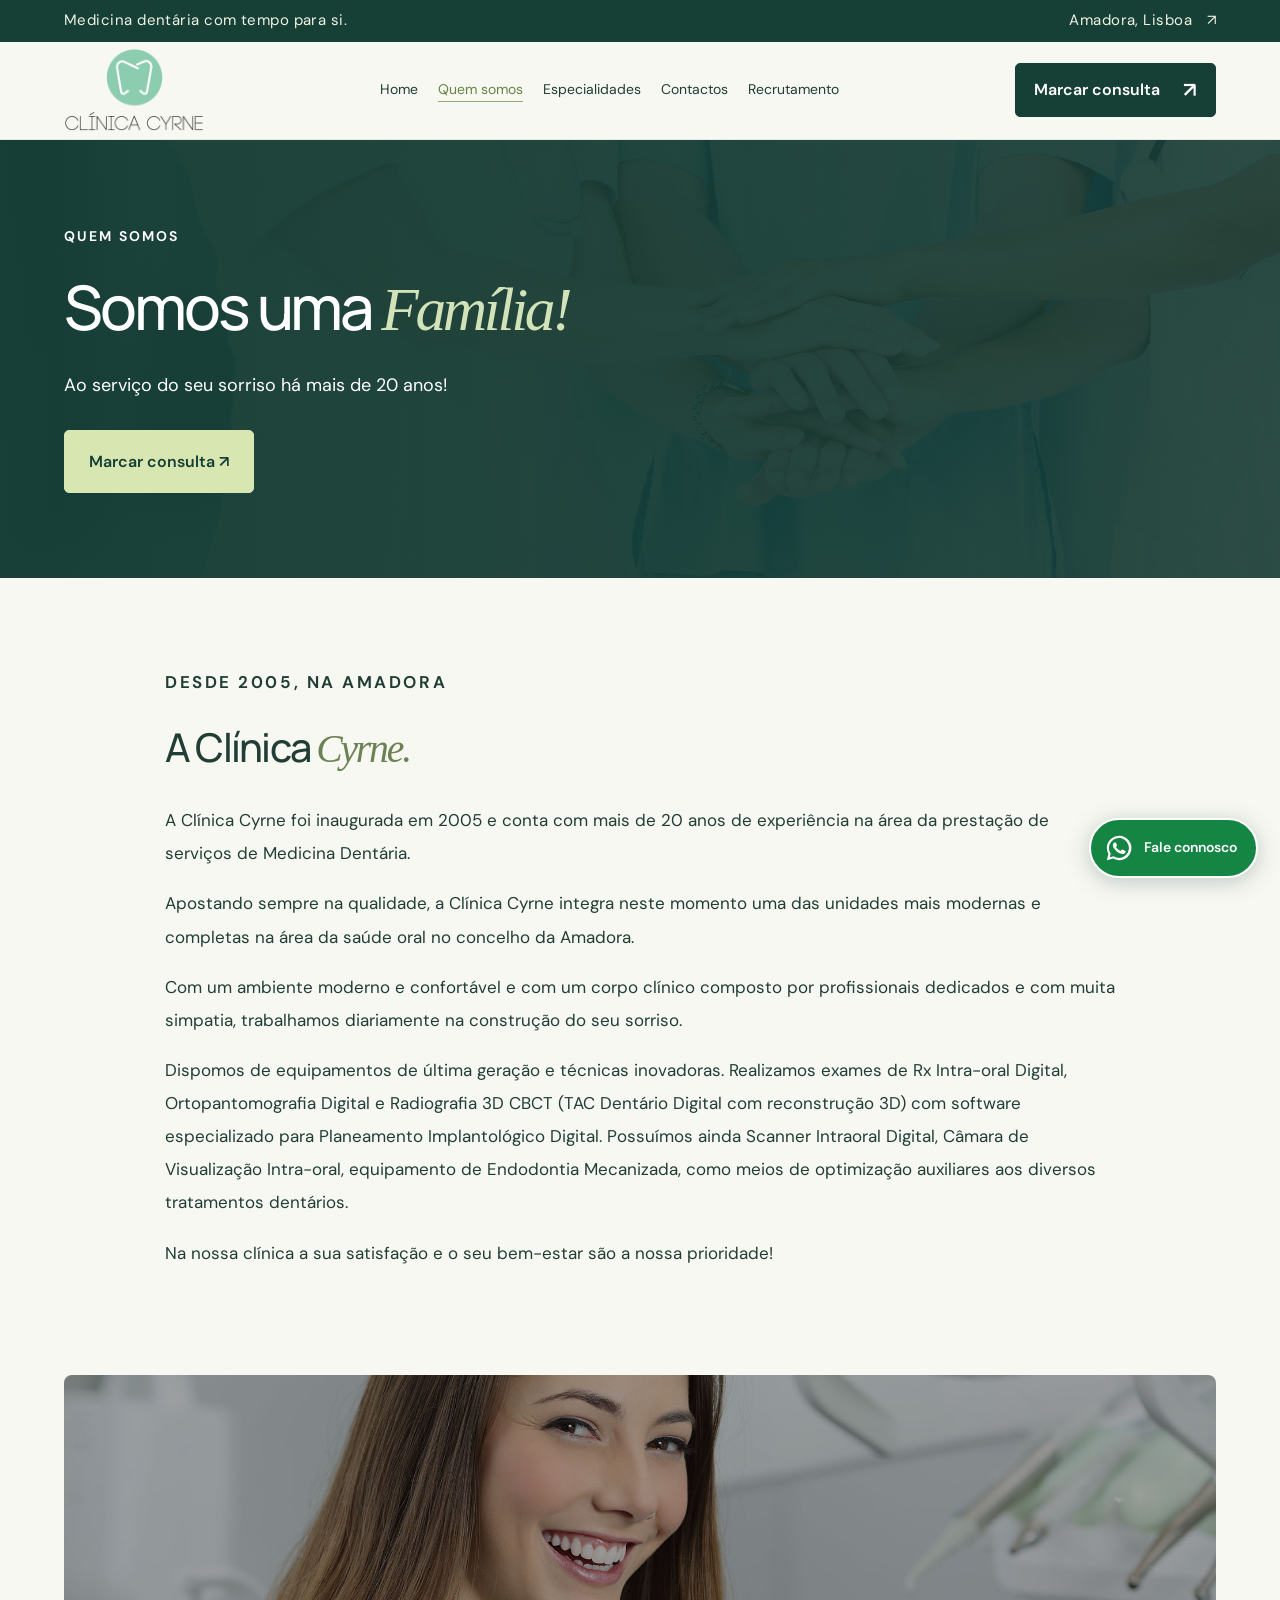
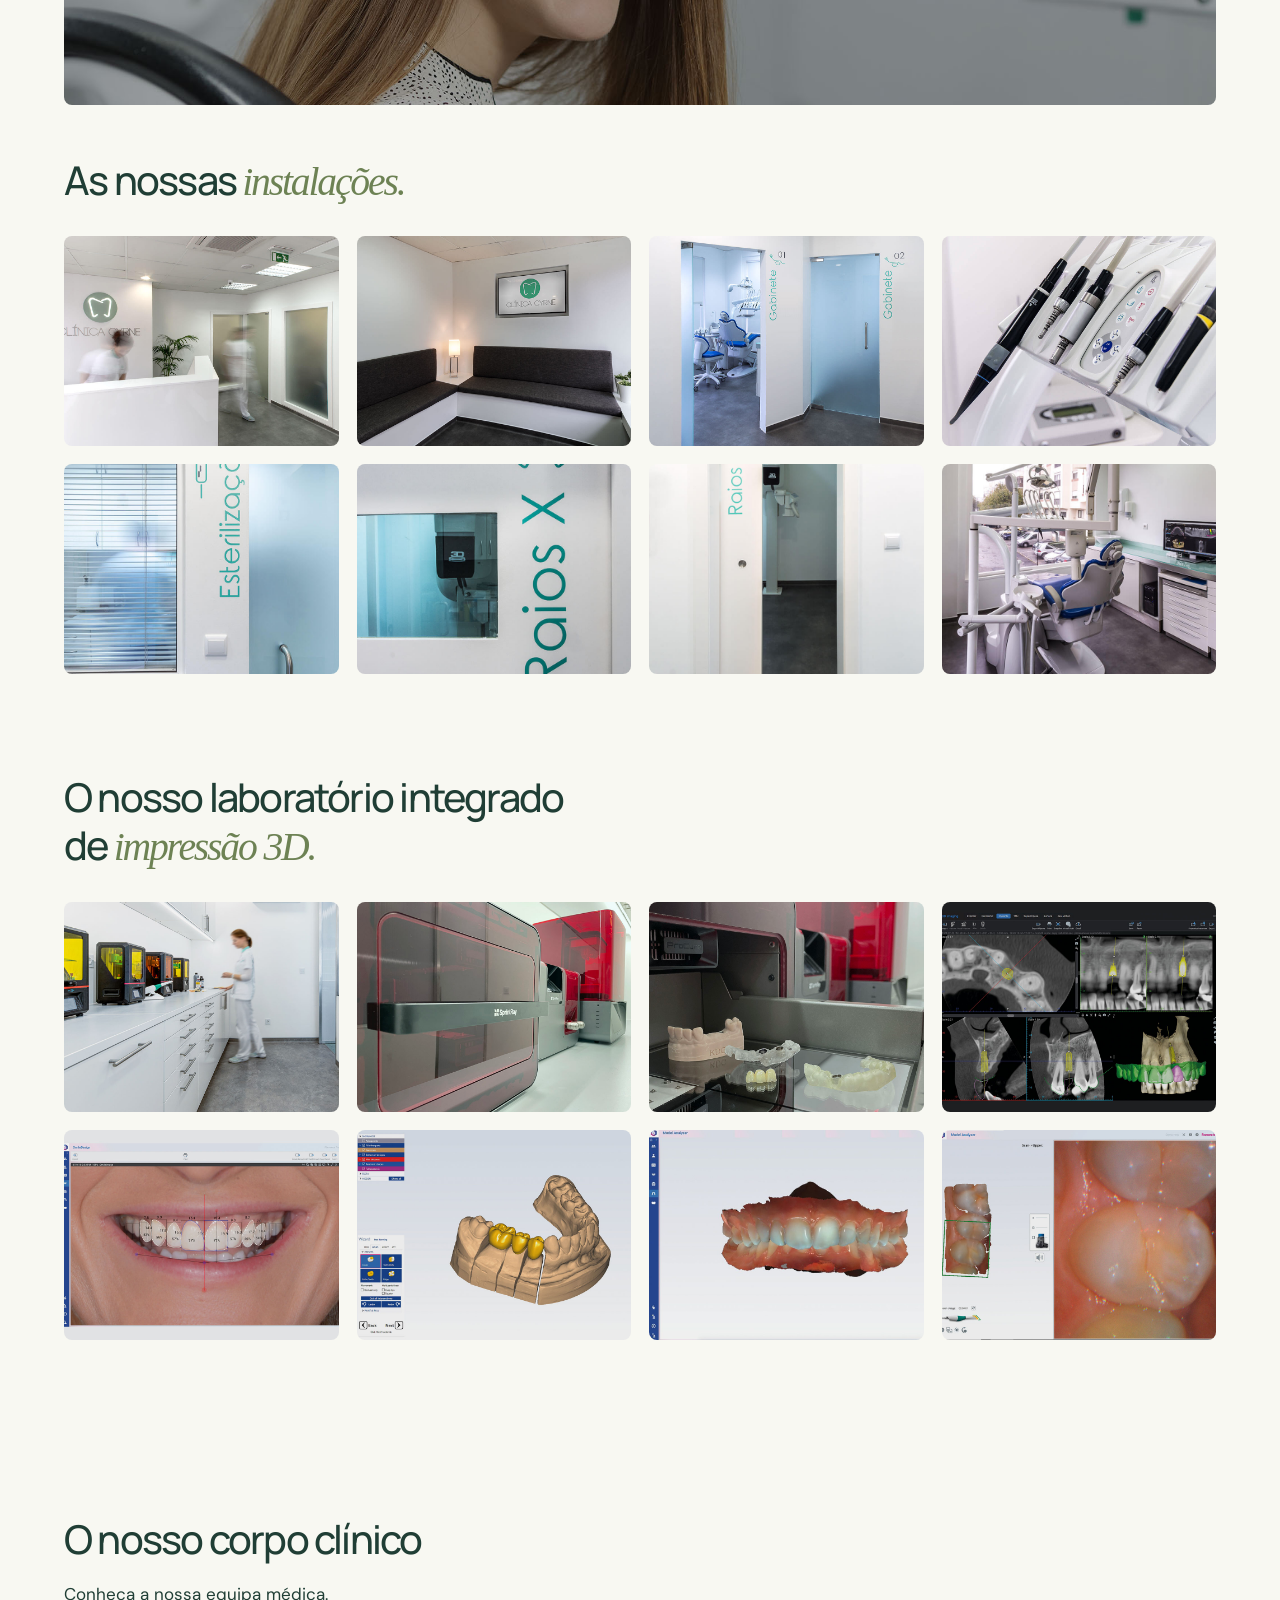
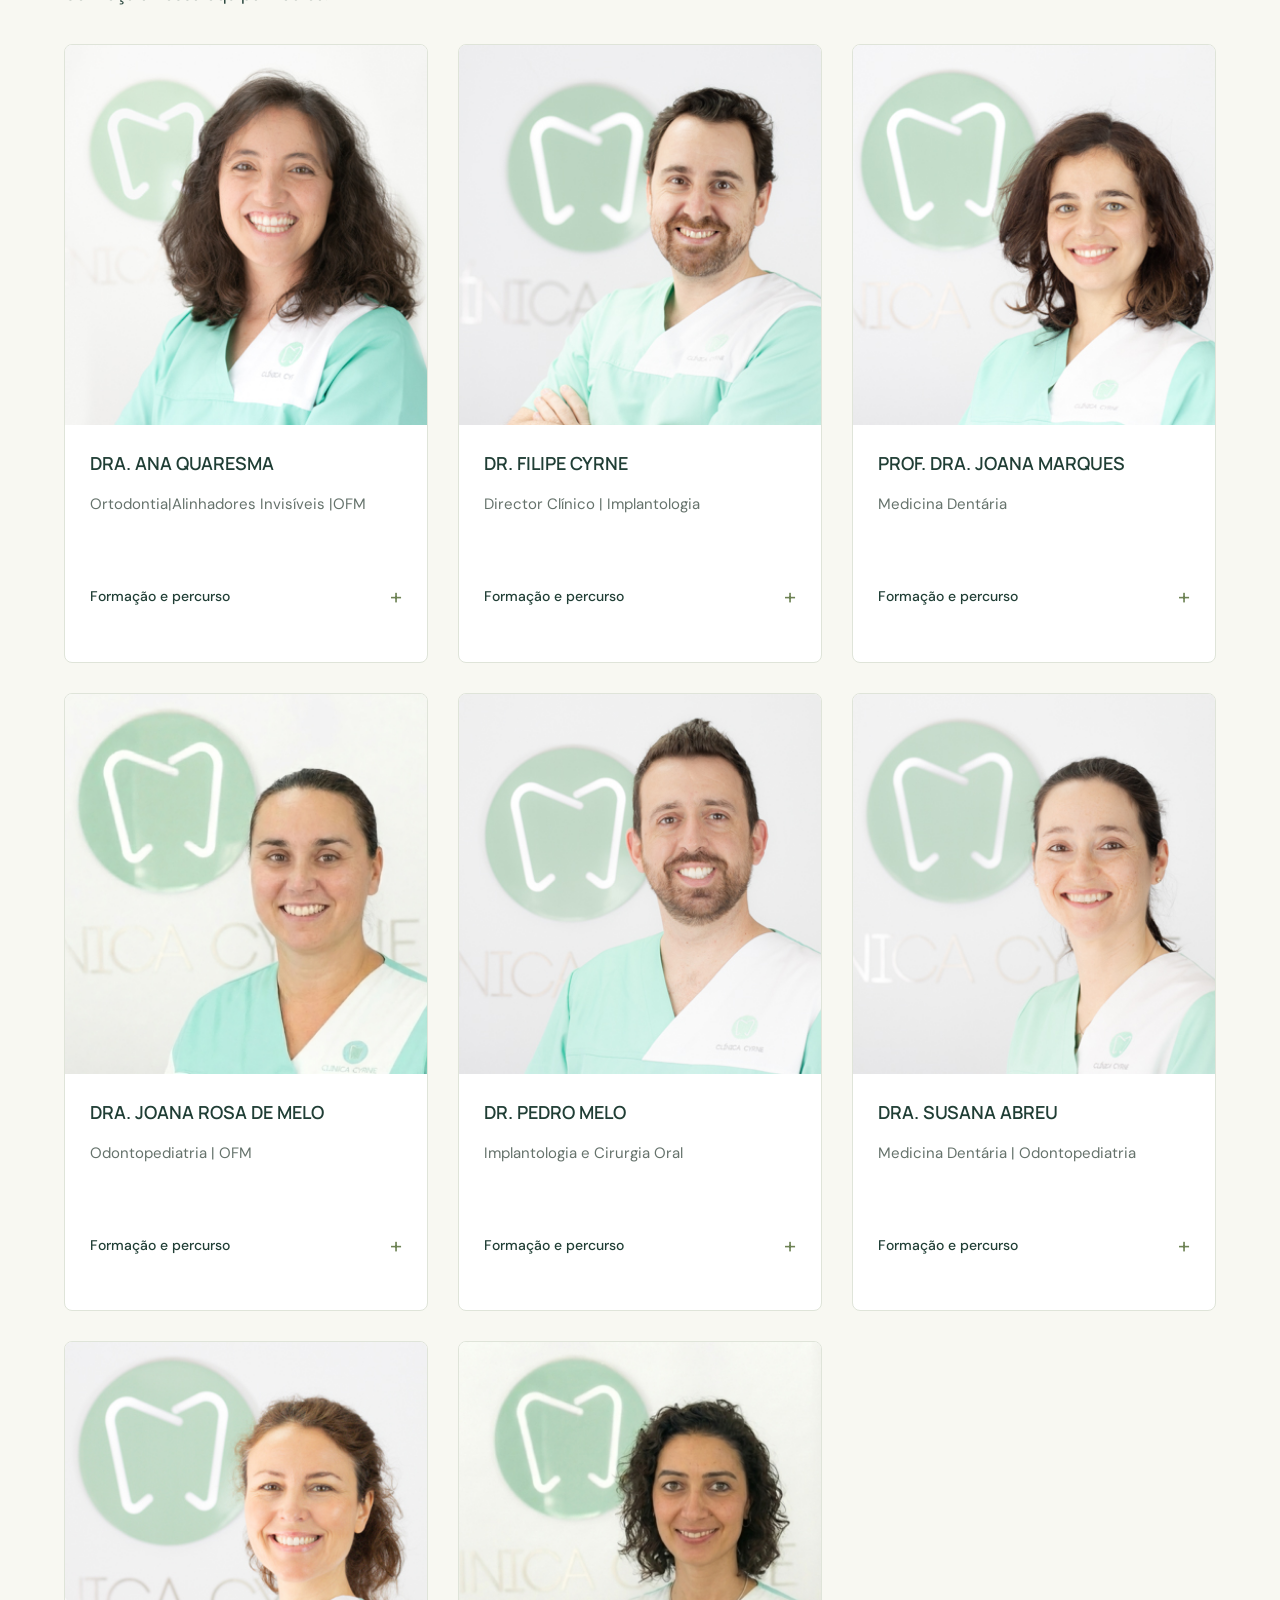
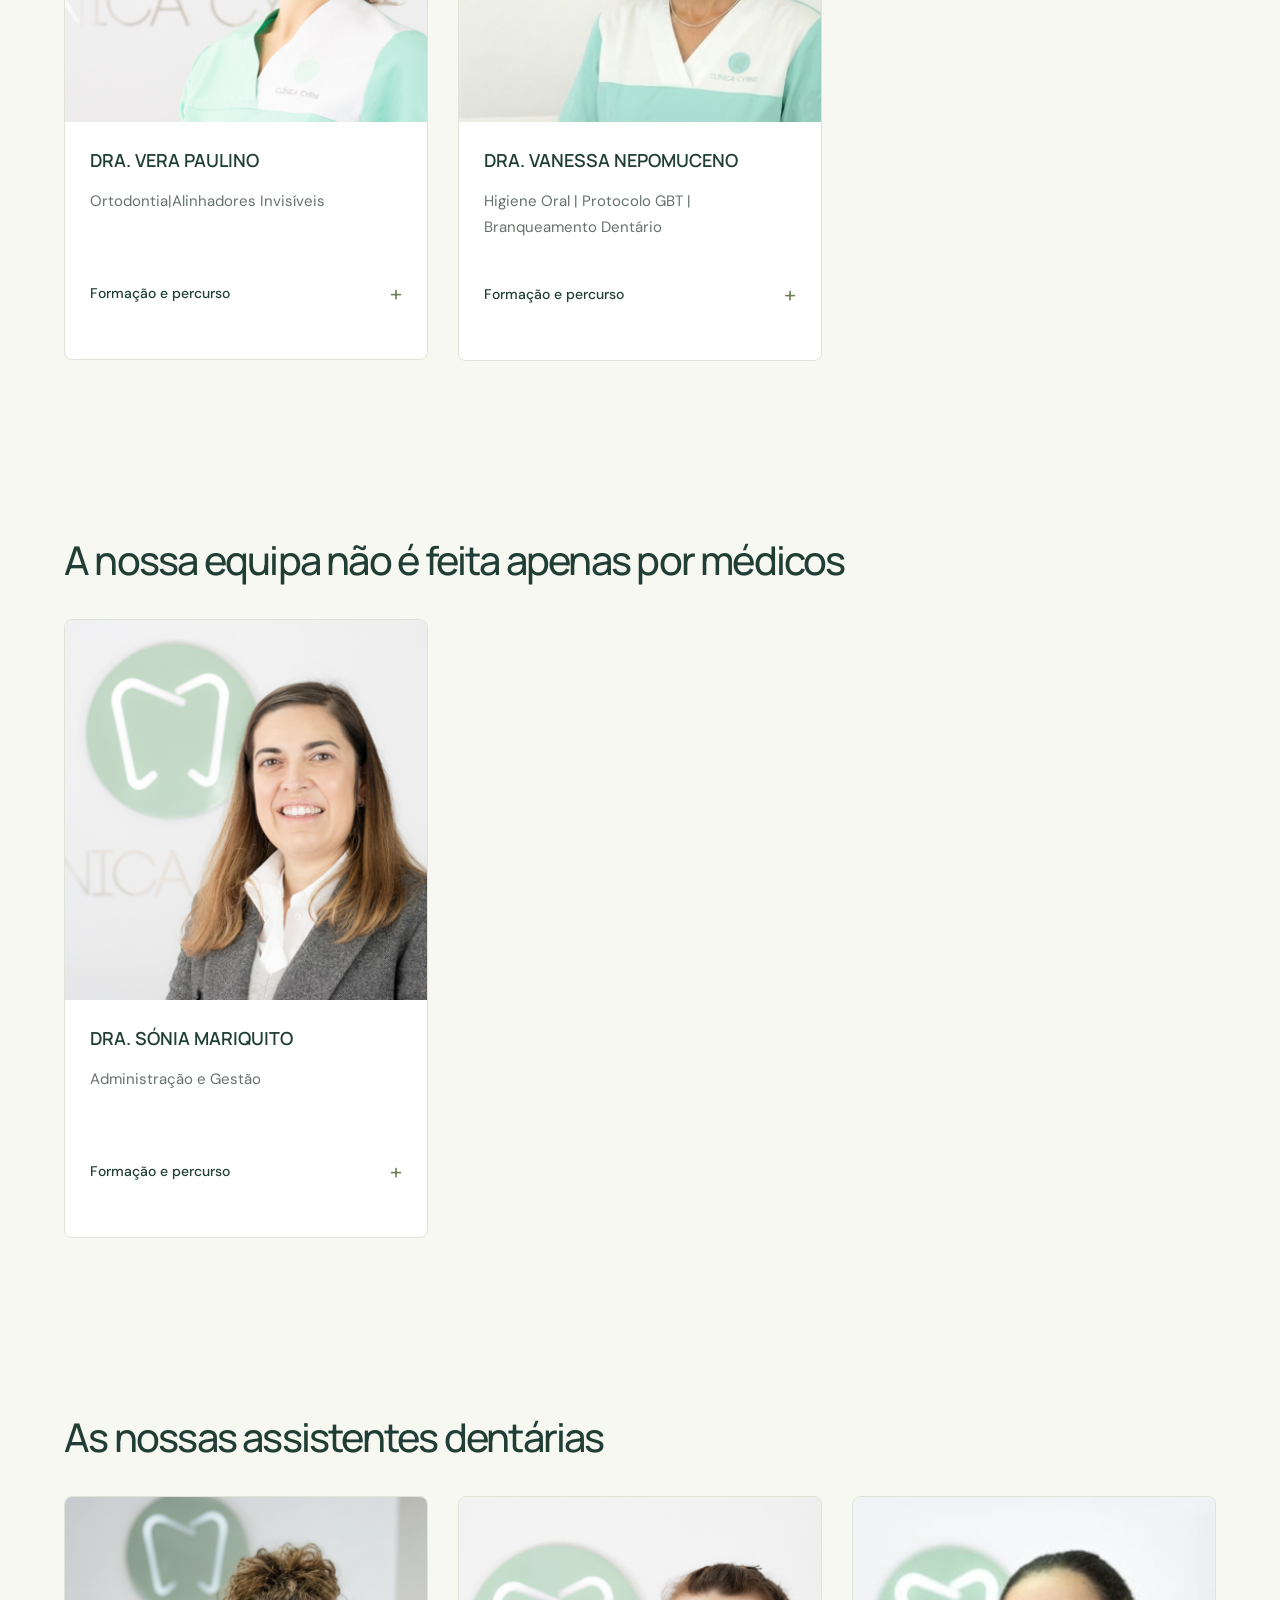
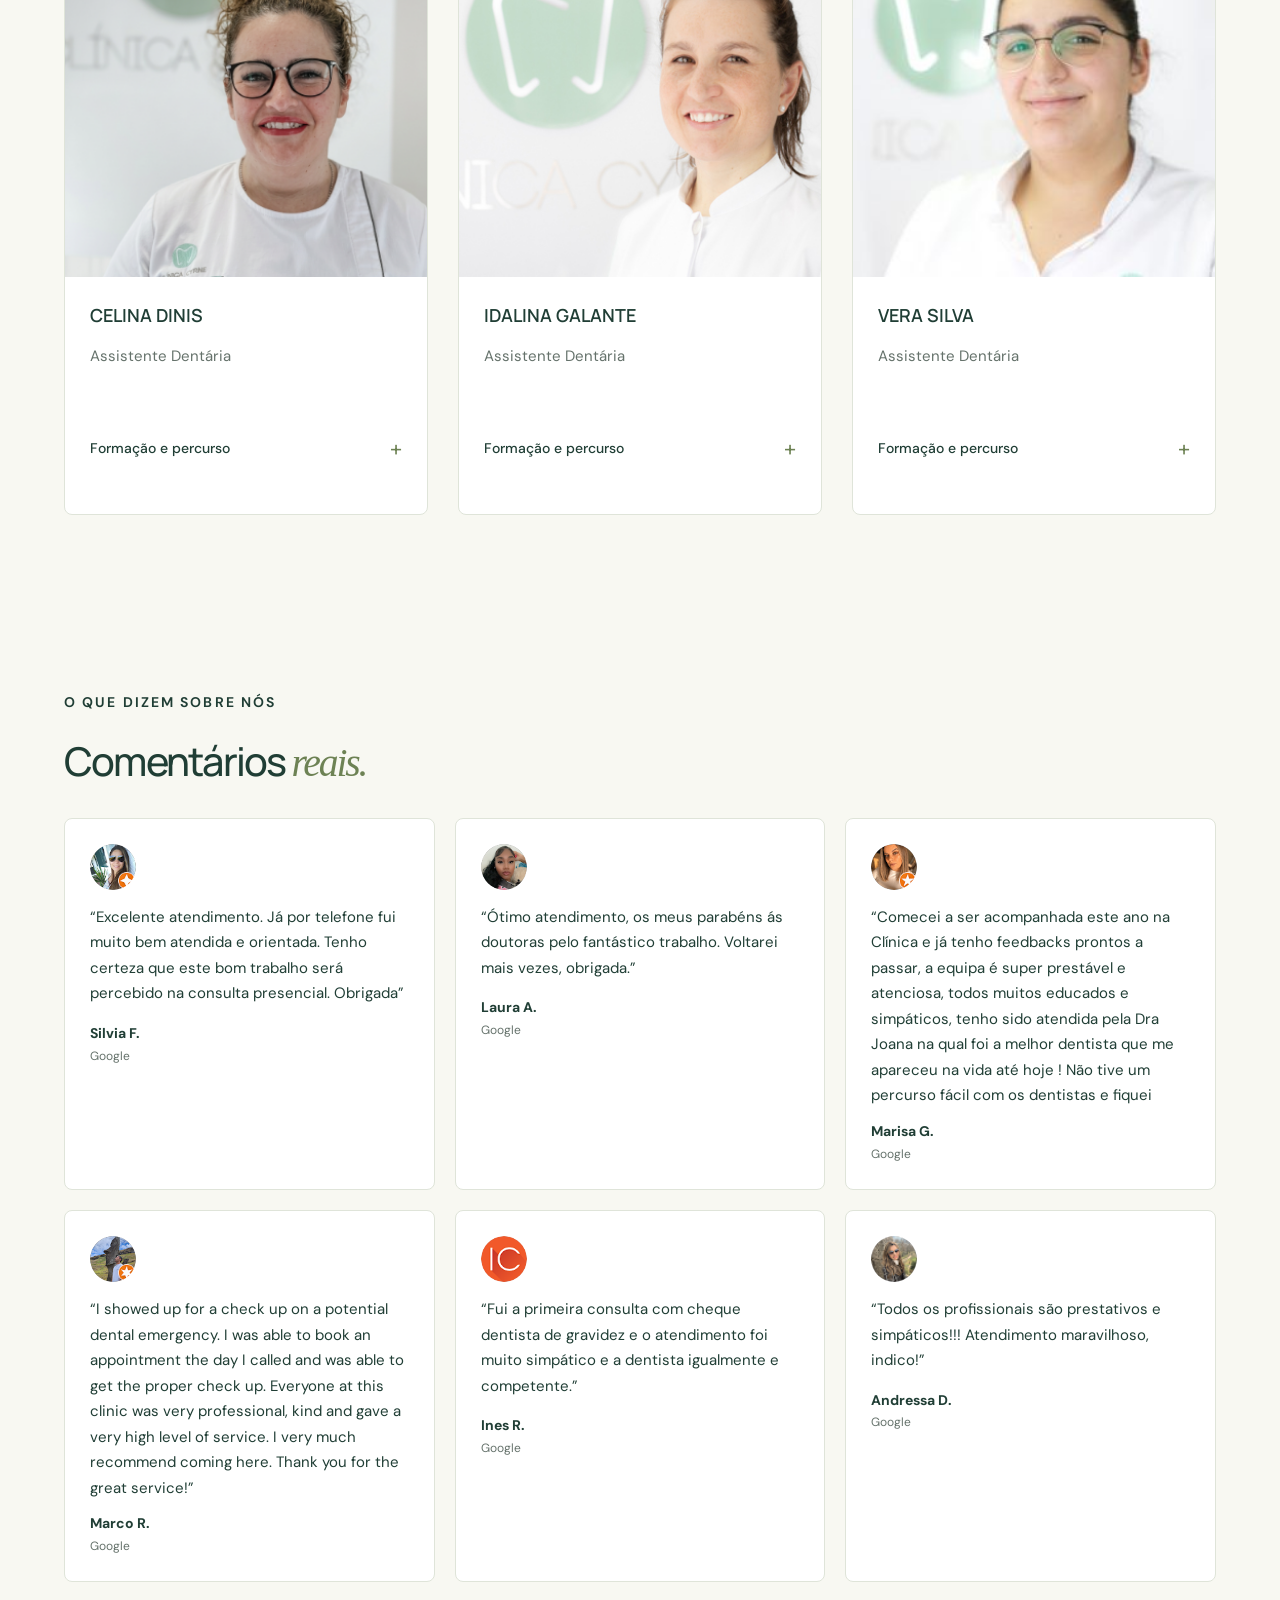
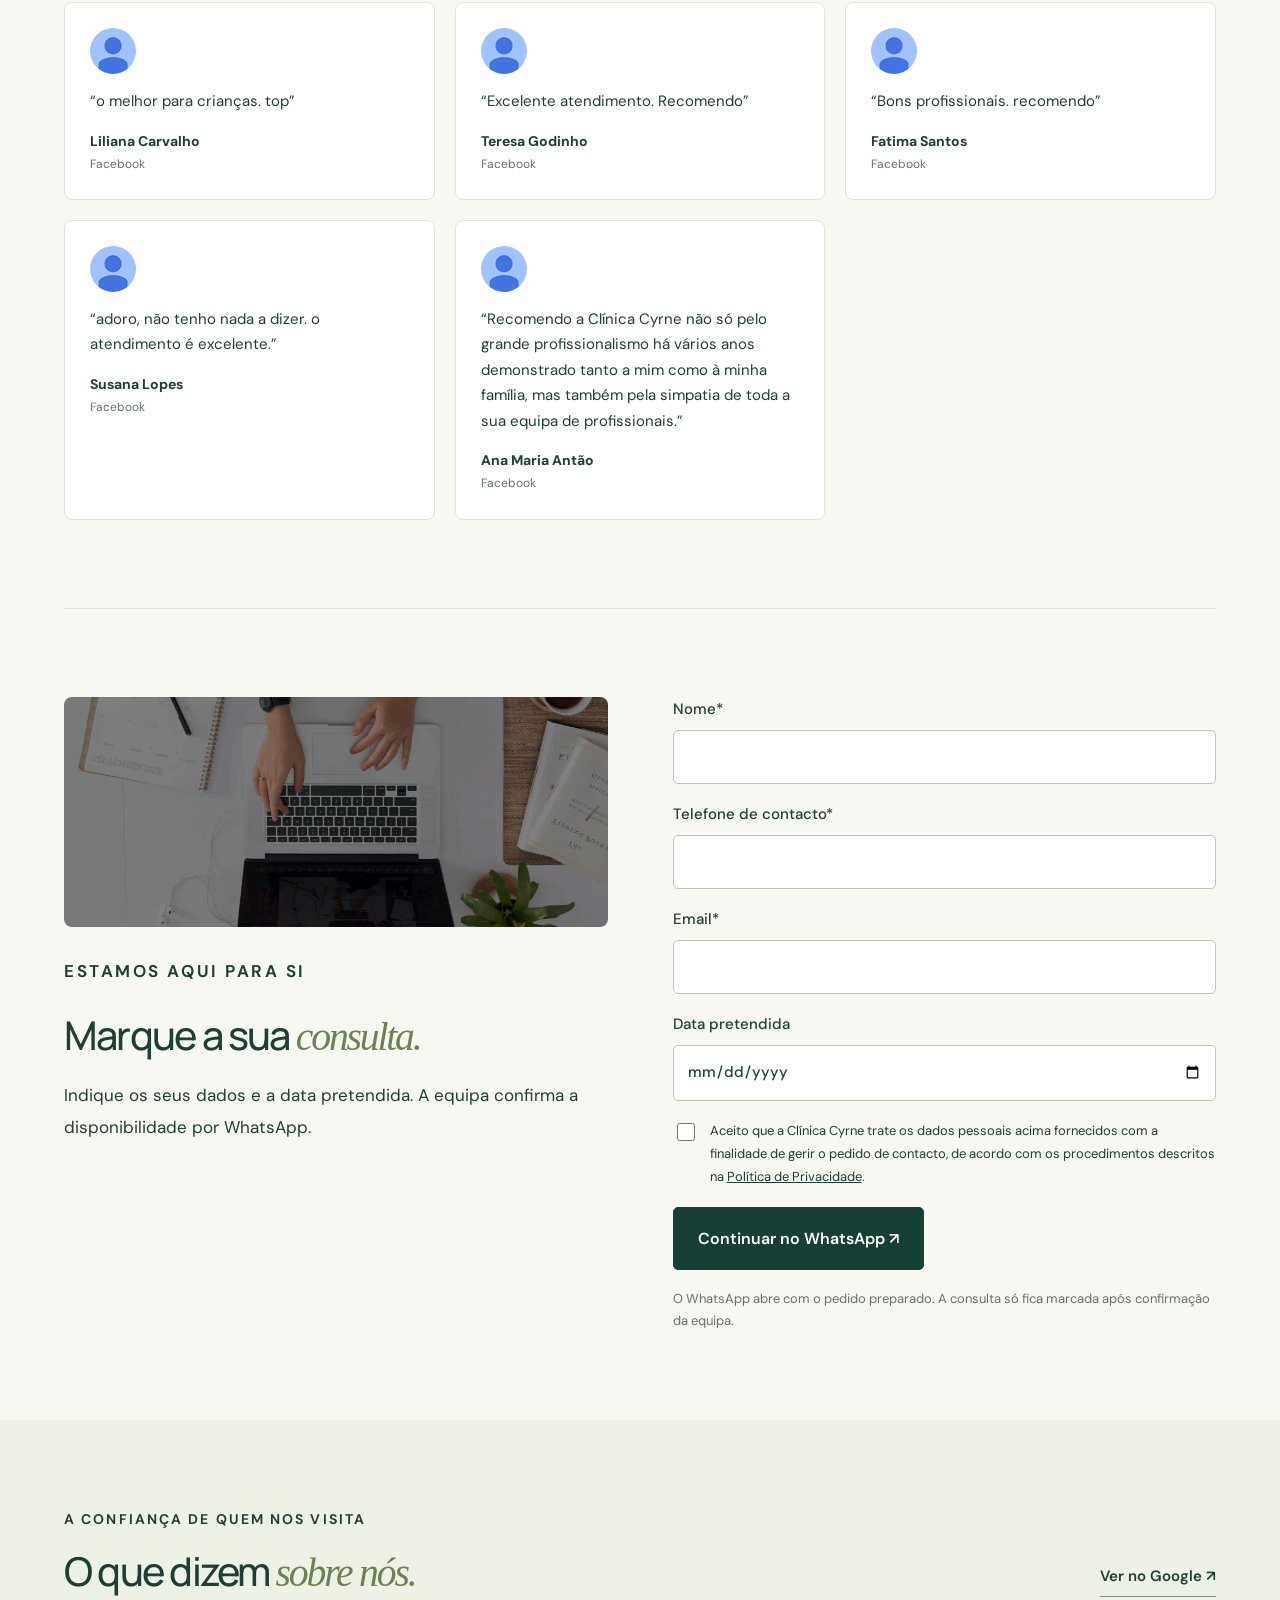
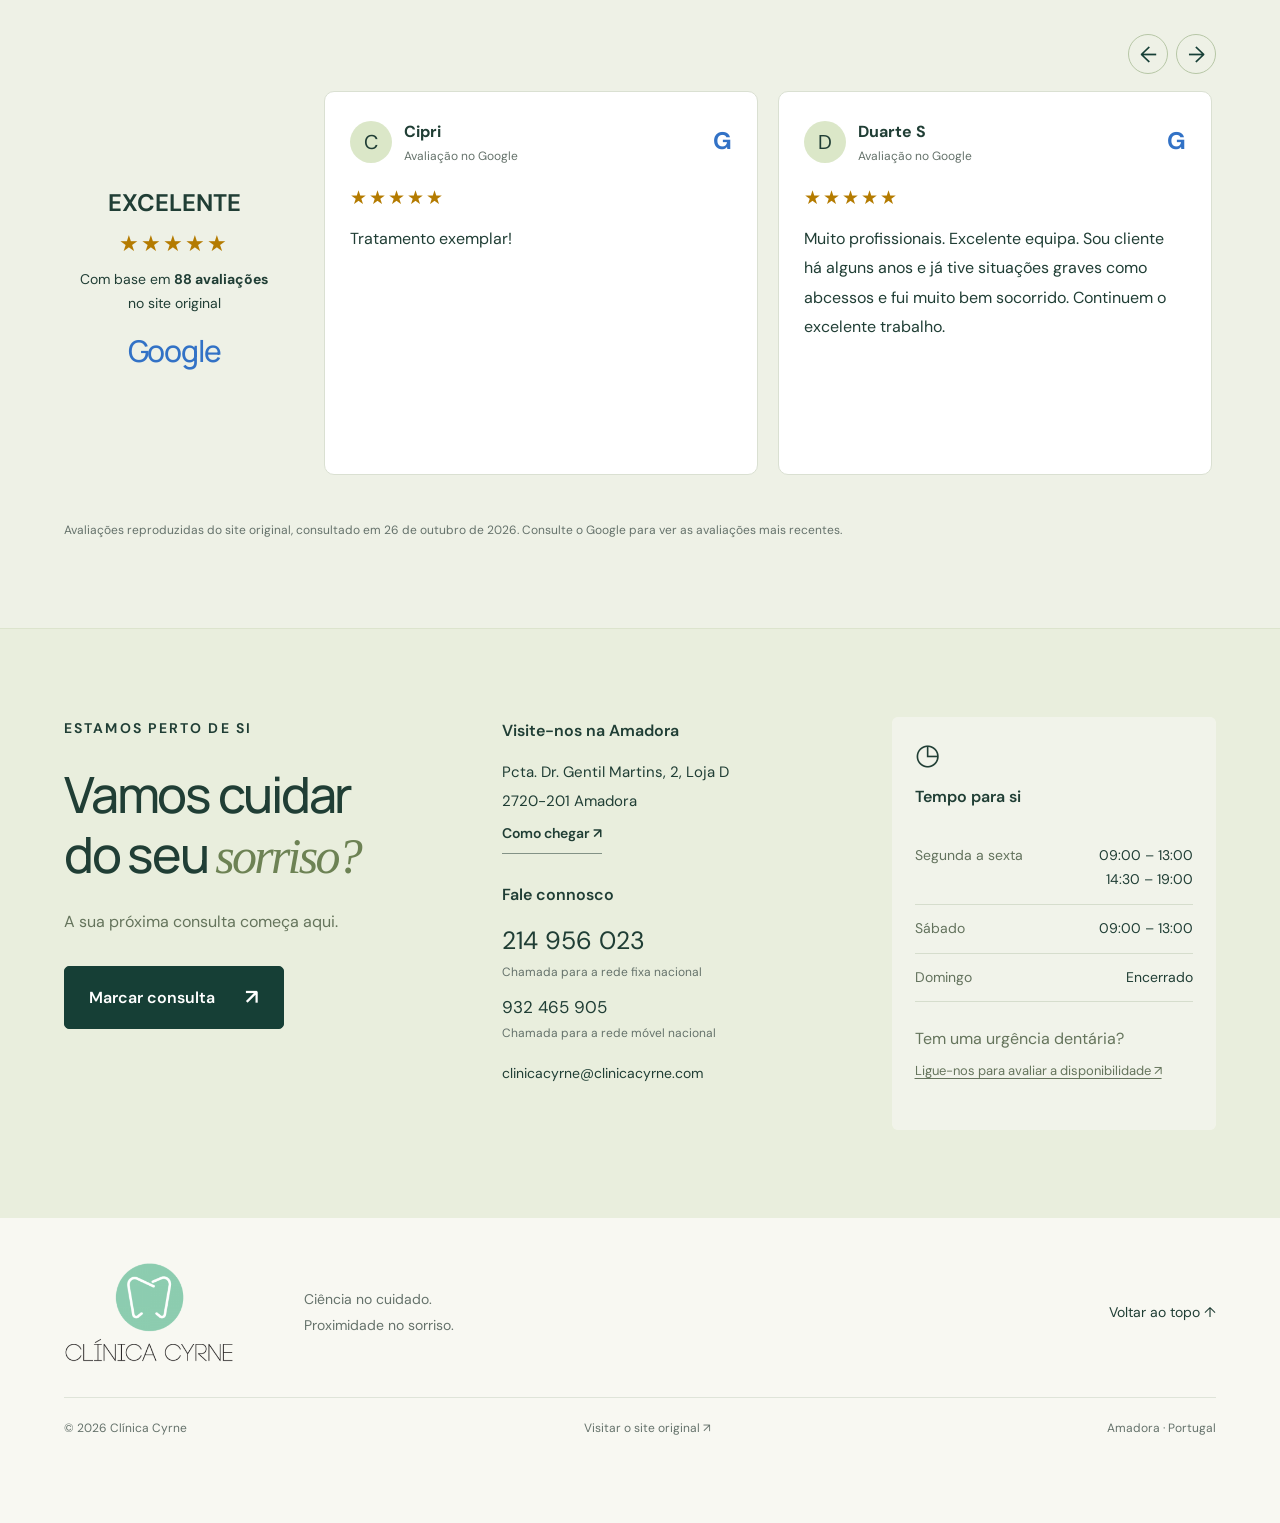
<file: quem-somos.html>
<!DOCTYPE html>
<html lang="pt-PT">
<head>
  <meta charset="UTF-8"><meta name="viewport" content="width=device-width, initial-scale=1">
  <title>Quem somos | Clínica Cyrne</title>
  <meta name="description" content="Medicina dentária na Amadora. Conheça a Clínica Cyrne: mais de 20 anos de experiência, tecnologia digital e cuidados próximos de si.">
  <meta name="theme-color" content="#143f37">
  <link rel="icon" href="assets/logo-cyrne.png?v=2" type="image/png">
  <link rel="stylesheet" href="style.css?v=pages-20261026">
  <link rel="stylesheet" href="pages.css?v=20261026">
</head>
<body>
<a class="skip" href="#conteudo">Saltar para o conteúdo</a>
<div class="topbar"><div class="wrap"><span>Medicina dentária com tempo para si.</span><a href="https://www.google.com/maps/search/?api=1&query=Cl%C3%ADnica+Cyrne+Amadora" target="_blank" rel="noopener">Amadora, Lisboa <span aria-hidden="true">↗</span></a></div></div>
<header class="header"><div class="wrap navigation">
  <a href="index.html" class="brand" aria-label="Clínica Cyrne, início"><img class="brand-logo" src="assets/logo-cyrne.png" alt="Clínica Cyrne" width="300" height="174"></a>
  <nav id="main-nav" aria-label="Navegação principal"><a href="index.html">Home</a><a href="quem-somos.html" aria-current="page">Quem somos</a><a href="especialidades.html">Especialidades</a><a href="contactos.html">Contactos</a><a href="recrutamento.html">Recrutamento</a></nav>
  <button class="button small booking" type="button">Marcar consulta <span aria-hidden="true">↗</span></button>
  <button class="menu" aria-label="Abrir menu" aria-controls="main-nav" aria-expanded="false">☰</button>
</div></header>
<main id="conteudo"><section class="page-hero"><div class="wrap"><p class="eyebrow">QUEM SOMOS</p><h1>Somos uma <em>Família!</em></h1><p>Ao serviço do seu sorriso há mais de 20 anos!</p><button class="button booking">Marcar consulta ↗</button></div><img src="assets/original/f074bf64d3.jpg" alt="" class="page-hero-image"></section><section class="section wrap prose"><p class="eyebrow">DESDE 2005, NA AMADORA</p><h2>A Clínica <em>Cyrne.</em></h2><p>A Clínica Cyrne foi inaugurada em 2005 e conta com mais de 20 anos de experiência na área da prestação de serviços de Medicina Dentária.</p><p>Apostando sempre na qualidade, a Clínica Cyrne integra neste momento uma das unidades mais modernas e completas na área da saúde oral no concelho da Amadora.</p><p>Com um ambiente moderno e confortável e com um corpo clínico composto por profissionais dedicados e com muita simpatia, trabalhamos diariamente na construção do seu sorriso.</p><p>Dispomos de equipamentos de última geração e técnicas inovadoras. Realizamos exames de Rx Intra-oral Digital, Ortopantomografia Digital e Radiografia 3D CBCT (TAC Dentário Digital com reconstrução 3D) com software especializado para Planeamento Implantológico Digital. Possuímos ainda Scanner Intraoral Digital, Câmara de Visualização Intra-oral, equipamento de Endodontia Mecanizada, como meios de optimização auxiliares aos diversos tratamentos dentários.</p><p>Na nossa clínica a sua satisfação e o seu bem-estar são a nossa prioridade!</p></section><figure class="original-banner wrap"><img src="assets/original/7f0ff54343.jpg" alt="Imagem de apresentação da Clínica Cyrne, do site original" loading="lazy"></figure><section class="section wrap gallery-section"><h2>As nossas <em>instalações.</em></h2><div class="original-gallery"><a class="gallery-photo" href="assets/original/08e000e6d6.jpg" target="_blank" rel="noopener"><img class="" src="assets/original/08e000e6d6.jpg" alt="Instalações da Clínica Cyrne" loading="lazy"></a><a class="gallery-photo" href="assets/original/144efc4924.jpg" target="_blank" rel="noopener"><img class="" src="assets/original/144efc4924.jpg" alt="Instalações da Clínica Cyrne" loading="lazy"></a><a class="gallery-photo" href="assets/original/ed08c13ea5.jpg" target="_blank" rel="noopener"><img class="" src="assets/original/ed08c13ea5.jpg" alt="Instalações da Clínica Cyrne" loading="lazy"></a><a class="gallery-photo" href="assets/original/099050c797.jpg" target="_blank" rel="noopener"><img class="" src="assets/original/099050c797.jpg" alt="Instalações da Clínica Cyrne" loading="lazy"></a><a class="gallery-photo" href="assets/original/cf08a8d240.jpg" target="_blank" rel="noopener"><img class="" src="assets/original/cf08a8d240.jpg" alt="Instalações da Clínica Cyrne" loading="lazy"></a><a class="gallery-photo" href="assets/original/e856d3cd66.jpg" target="_blank" rel="noopener"><img class="" src="assets/original/e856d3cd66.jpg" alt="Instalações da Clínica Cyrne" loading="lazy"></a><a class="gallery-photo" href="assets/original/39d66e7aed.jpg" target="_blank" rel="noopener"><img class="" src="assets/original/39d66e7aed.jpg" alt="Instalações da Clínica Cyrne" loading="lazy"></a><a class="gallery-photo" href="assets/original/074168742a.jpg" target="_blank" rel="noopener"><img class="" src="assets/original/074168742a.jpg" alt="Instalações da Clínica Cyrne" loading="lazy"></a></div></section><section class="section wrap gallery-section"><h2>O nosso laboratório integrado<br>de <em>impressão 3D.</em></h2><div class="original-gallery"><a class="gallery-photo" href="assets/original/168aca56d2.jpg" target="_blank" rel="noopener"><img class="" src="assets/original/168aca56d2.jpg" alt="Laboratório integrado de impressão 3D" loading="lazy"></a><a class="gallery-photo" href="assets/original/dbe932bb85.jpg" target="_blank" rel="noopener"><img class="" src="assets/original/dbe932bb85.jpg" alt="Laboratório integrado de impressão 3D" loading="lazy"></a><a class="gallery-photo" href="assets/original/2d43fcc1a5.jpg" target="_blank" rel="noopener"><img class="" src="assets/original/2d43fcc1a5.jpg" alt="Laboratório integrado de impressão 3D" loading="lazy"></a><a class="gallery-photo" href="assets/original/2811e8c8e4.jpg" target="_blank" rel="noopener"><img class="" src="assets/original/2811e8c8e4.jpg" alt="Laboratório integrado de impressão 3D" loading="lazy"></a><a class="gallery-photo" href="assets/original/8b565495a6.jpg" target="_blank" rel="noopener"><img class="" src="assets/original/8b565495a6.jpg" alt="Laboratório integrado de impressão 3D" loading="lazy"></a><a class="gallery-photo" href="assets/original/ae8eb63bc4.jpg" target="_blank" rel="noopener"><img class="" src="assets/original/ae8eb63bc4.jpg" alt="Laboratório integrado de impressão 3D" loading="lazy"></a><a class="gallery-photo" href="assets/original/9812fd9423.jpg" target="_blank" rel="noopener"><img class="" src="assets/original/9812fd9423.jpg" alt="Laboratório integrado de impressão 3D" loading="lazy"></a><a class="gallery-photo" href="assets/original/668b893f1c.jpg" target="_blank" rel="noopener"><img class="" src="assets/original/668b893f1c.jpg" alt="Laboratório integrado de impressão 3D" loading="lazy"></a></div></section><section class="section wrap"><h2>O nosso corpo clínico</h2><p>Conheça a nossa equipa médica.</p><div class="team-grid"><article class="team-card"><img class="" src="assets/original/d846b7b625.jpg" alt="DRA. ANA QUARESMA" loading="lazy"><div><h3>DRA. ANA QUARESMA</h3><p>Ortodontia|Alinhadores Invisíveis |OFM</p><details><summary>Formação e percurso <span>+</span></summary><div class="team-bio">OMD nº 7459<br>
2021 – Micro-implantes Ortodônticos – Hands-On Clínico, Dra. Patrícia Vergara<br>
2020-2021- Curso: Ortopedia Funcional dos Maxilares (OFM) em alto Nível, Dr. Sérgio Terçarolli<br>
2020 – Masterclass – “Invisalign® First &amp; Teen”, Instituto Universitário Egas Moniz, Dra. Esmeralda Herrero<br>
2019-2021 – Curso Modular de Ortodontia Bio-Fisio-Lógica, Dra. Patrícia Vergara<br>
2018 – Curso Avançado de Ortodontia Crânio Mandibular, Dra. Alexandra Londoño e Dr. Miguel Assis (VieSID Colombia)<br>
2018 – Curso: Ajustes oclusais, Pistas Diretas Planas e/ou Desgastes Seletivos, Dr. Sérgio Terçarolli<br>
2017-2018 – Curso: Reabilitação Neuro-Oclusal, Centro de Estudios Rehabilitación Neuro-Oclusal – Dentoclinic, Dr. Carlos de Salvador Planas e Dra. Catalina Canalda2017 – Certificação Smilers® – Invisible Aligners, CID Formation – Medical Training Center<br>
2016 – Pós-Graduação: Ortopedia Funcional dos Maxilares, Wilma Simões European Institute – Lisbon School of Functional Jaw Orthopedics<br>
2014-2015 – Pós-Graduação: Ortodontia Interceptiva, Instituto Superior de Ciências da Saúde Egas Moniz<br>
2013-2014 – Pós-graduação: Ortodontia e Ortopedia Dento-Facial, PFR Formação<br>
desde 2012 – Membro da Consulta Assistencial de Ortodontia no Instituto Universitário Egas Moniz<br>
2004-2010 – Mestrado Integrado em Medicina Dentária, Faculdade de Medicina Dentária da Universidade de Lisboa</div></details></div></article><article class="team-card"><img class="" src="assets/original/eee699544a.jpg" alt="DR. FILIPE CYRNE" loading="lazy"><div><h3>DR. FILIPE CYRNE</h3><p>Director Clínico | Implantologia</p><details><summary>Formação e percurso <span>+</span></summary><div class="team-bio">OMD nº 4484<br>
2003 – Licenciatura em Medicina Dentária pelo Instituto Superior de Ciências da Saúde – Sul (Lisboa).<br>
2003 – Curso de Pós Graduação em Implantologia – Porto, Berna (Suíça) Straumman®.<br>
2005 – Curso de Pós Graduação em Prótese Fixa – Porto.<br>
2008 – Curso intensivo em Implantologia – Hospital da Face, São Paulo (Brasil).<br>
2013 – Curso Cirurgia Guiada Implantológica – Porto/Cambados (Espanha).<br>
2014 – Curso intensivo de Cirurgia Oral e Implantologia Avançada – Hospital da Face, São Paulo (Brasil).<br>
2017 – Curso Cirurgia Guiada Implantológica – Porto/Cambados (Espanha)<br>
2017 – Curso Cirurgia Mucogengival – Madrid (Espanha).<br>
2017 – Curso Implantologia Full Digital – i2 Implantologia (Espanha).<br>
2018 – Curso Advanced Digital Implant Planning – Nordic Insitute of Dental Education (Finlândia).<br>
2018 – Curso Monográfico de Cirurgia Guiada – Jacobo Somoza Institute (Espanha).<br>
2018 – Palestrante em diversos workshops acerca de Cirurgia Guiada de Implantes e Dentisteria Digital.<br>
2019- Convidado Palestrante Especialista em Cirurgia Guiada pela Planmeca® no Congresso Internacional de Odontologia em São Paulo, Brasil.<br>
2019 – Curso de Excelência em Restaurações Cerâmicas Minimamente Invasivas – Dr. Sidney Kina (Espanha).<br>
2019 – Palestrante em Cirurgia Guiada de Implantes – Provisórias Imediatas – Neobiotech.<br>
2019 – Orador convidado no I Digital Fórum Proclinic em Valência, Espanha.<br>
2020 – Formador principal no Curso de Assistência Dentária Digital para assistentes dentários.<br>
2020 – Orador em diversos webinars nacionais e internacionais organizados pela Planmeca® relacionados com a Implantologia Digital e Cirurgia Guiada de implantes.<br>
2021 – Congressista formador em Cirurgia Guida de Implantes, no 30º Congresso Nacional da Ordem dos Médicos Dentistas pela Keystone Dental®.<br>
Membro da International Digital Dentistry Society<br>
Membro da Sociedade Portuguesa de Medicina Dentária Digital
</div></details></div></article><article class="team-card"><img class="" src="assets/original/a3e87f23ee.jpg" alt="PROF. DRA. JOANA MARQUES" loading="lazy"><div><h3>PROF. DRA. JOANA MARQUES</h3><p>Medicina Dentária</p><details><summary>Formação e percurso <span>+</span></summary><div class="team-bio">OMD nº 5905<br>
2007 – Licenciatura em Medicina Dentária pelo Instituto Superior de Ciências da Saúde – Egas Moniz<br>
2013 – Actividade como Post Graduate Research Fellow New York University College of Dentistry<br>
2015- Doutorada no ramo do conhecimento de Medicina Dentária Especialidade de Biologia Oral pela Faculdade de Medicina Dentária da Universidade de Lisboa<br>
Prática Clínica Generalista desde 2007.<br>
Professora Auxiliar Convidada da Faculdade de Medicina Dentária da Universidade de Lisboa no âmbito das disciplinas de Imunologia e Biologia Oral.</div></details></div></article><article class="team-card"><img class="" src="assets/original/a4e5852f10.jpg" alt="DRA. JOANA ROSA DE MELO" loading="lazy"><div><h3>DRA. JOANA ROSA DE MELO</h3><p>Odontopediatria | OFM</p><details><summary>Formação e percurso <span>+</span></summary><div class="team-bio">OMD nº 6914<br>
Mestrado Integrado em Medicina Dentaria pela Faculdade de Medicina Dentaria da Universidade de Lisboa (FMDUL).<br>
Curso Suporte Básico de Vida (Setembro 2024, 2012 e 2007)<br>
Curso de Atualização e Aperfeiçoamento em Ortopedia Funcional dos Maxilares (2023)<br>
Curso de Ortopedia Funcional dos Maxilares pela WSEI (2022)<br>
Curso de Certificação Oficial Invisalign pela Master Aligner com o Dr Pedro Costa Monteiro e a Dra Isabel Flores Allen (2021 – 2022)<br>
Formação em distalizadores – Carriere Motion 3D CLASSE II e III pelo Instituto Eduardo Prado (fevereiro 2020)<br>
Curso de Formação de Ortodontia – Filosofia MBT pela WM Formação (2014-2016)<br>
Curso de Reabilitação Oral e Implantologia Básica pela GSD Academy (maio 2011)<br>
Curso Pós-graduado de Aperfeiçoamento em Medicina Dentaria – Metodologias de Ensino em Dentisteria Operatória pela Faculdade de Medicina Dentaria da Universidade de Lisboa (2009 – 2010)
</div></details></div></article><article class="team-card"><img class="" src="assets/original/170e0fa4aa.jpg" alt="DR. PEDRO MELO" loading="lazy"><div><h3>DR. PEDRO MELO</h3><p>Implantologia e Cirurgia Oral</p><details><summary>Formação e percurso <span>+</span></summary><div class="team-bio">OMD nº 6913<br>
2009 – Licenciatura e Mestrado em Medicina Dentária pela Universidade de Lisboa (FMDUL) 2003-2009<br>
2010 – Curso Pós-graduado de Aperfeiçoamento em Medicina Dentária – Metodologias de Ensino em Endodontia.<br>
2011 – Advanced International Course of Implantology by Sweden &amp; Martina &amp; Prof. Francesco Damiani, Lisboa.<br>
2013 – Curso Pós-Graduado de Cirurgia de Dentes Inclusos – Evento Acreditado pela OMD, Braga.<br>
2015 – Formação Avançada em Implantologia, Sorriso Natural, Valongo.<br>
2017 -Curso Intensivo Avançado de Implantologia, Oralklass, Porto.<br>
2018- Curso Root Membrane, Instituto IRON, Porto.<br>
2019 – Soft tissue management in implant dentistry.<br>
2020 – Curso de regeneração óssea 3d com dr. David gonzález.<br>
2022 – Fp1 course – a perio-prostho approach to the aesthetic implant rehabilitation.<br>
2022 – Accreditation for athrophic maxillae rehabilitation with individualized bicortical fixed structures – boneeasy.<br>
2022 – Autologous cortical plates approach with patients.<br>
2022 – Vertiprep – Lisboa.<br>
2023 – Digital4all hands-on-series.<br>
2023 – Inmersión avanzada en reconstrucción peri-implantar.<br>
2024 – Osteoimunologia – atualização dos protocolos PRF.</div></details></div></article><article class="team-card"><img class="" src="assets/original/d2faca1940.jpg" alt="DRA. SUSANA ABREU" loading="lazy"><div><h3>DRA. SUSANA ABREU</h3><p>Medicina Dentária | Odontopediatria</p><details><summary>Formação e percurso <span>+</span></summary><div class="team-bio">OMD nº 5518<br>
2006 – Licenciatura em Medicina Dentária pela Faculdade de Medicina Dentária da Universidade de Lisboa<br>
2008 – Odontomaster, Curso de aperfeiçoamento de Estética Total<br>
2009 – Curso Teórico e prático de Endodontia mecanizada<br>
2010 – Curso Teórico-prático de Actualização em Endodontia<br>
2011 – Curso de Formação em Prótese Fixa , Centro de formação Prof. Dr. Fernando Almeida<br>
2013 – Pós-graduação em Cirurgia Oral Avançada, Faculdade de Estomatologia da Universidade de Havana, Cuba<br>
2015 – Curso de Pós-Graduação de Ortopedia Dentofacial, Intercetiva e Ortodontia<br>
2016 – Curso de Implantologia Básica, GSD Academy<br>
2019 – Curso Intensivo Teórico-Prático de Endodontia – Mastering Endodontics, EndoAcademy<br>
2020 – Curso Avançado Teórico-Prático de Endodontia – Remoção de instrumentos fracturados e Abordagem de canais<br>
calcificados – EndoAcademy.<br>
2021 – Curso de Estética Dentária com Cerâmica Pura, Clínica CPRO- Prof. Dr. Genilson Neto<br>
2022 – Curso Teórico e Prático de Reabilitação do Dente Endodonciado, Endo.Trainer e Porto Dental Institute</div></details></div></article><article class="team-card"><img class="" src="assets/original/4f71c85b21.jpg" alt="DRA. VERA PAULINO" loading="lazy"><div><h3>DRA. VERA PAULINO</h3><p>Ortodontia|Alinhadores Invisíveis</p><details><summary>Formação e percurso <span>+</span></summary><div class="team-bio">OMD nº 2108<br>
1998 – Licenciatura em Medicina Dentária pela Faculdade de Medicina Dentária da Universidade Lisboa.<br>
2005 – Doutorada em Ortodontia pela Faculdade de Medicina e Odontologia da Universidade de Valência.<br>
2015 – Especialização em Ortodontia pela Ordem dos Médicos Dentistas<br>
Prática Clínica exclusiva de Ortodontia.<br>
Membro de várias Associações Nacionais e Internacionais de Profissionais de Ortodontia</div></details></div></article><article class="team-card"><img class="" src="assets/original/ae87d81872.jpg" alt="DRA. VANESSA NEPOMUCENO" loading="lazy"><div><h3>DRA. VANESSA NEPOMUCENO</h3><p>Higiene Oral | Protocolo GBT | Branqueamento Dentário</p><details><summary>Formação e percurso <span>+</span></summary><div class="team-bio">TSDT ACSS nº C-077432088<br>
2021 – Membro de várias Associações de Profissionais de Saúde Oral<br>
2022 – Voluntária na ONGD Mundo A Sorrir, com participação em<br>
programas comunitários e escolares de promoção da saúde oral.Profissionais de Saúde Oral<br>
2025– Licenciatura em Higiene Oral pela Escola Superior de Saúde do<br>
Instituto Politécnico de Portalegre.<br>
2025 – Curso EMS Protocolo GBT.<br>
Formação contínua em Guided Biofilm Therapy, Odontopediatria,<br>
Patologia Oral e Prevenção do Cancro Oral.<br>
Experiência consolidada em Odontopediatria, prevenção, educação e<br>
motivação para a saúde oral.<br>
Participação em congressos e cursos organizados pela Associação<br>
Portuguesa de Higienistas Orais, Sociedade Portuguesa de<br>
Odontopediatria e SPEMD.</div></details></div></article></div></section><section class="section wrap"><h2>A nossa equipa não é feita apenas por médicos</h2><div class="team-grid"><article class="team-card"><img class="" src="assets/original/971cfbd850.jpg" alt="DRA. SÓNIA MARIQUITO" loading="lazy"><div><h3>DRA. SÓNIA MARIQUITO</h3><p>Administração e Gestão</p><details><summary>Formação e percurso <span>+</span></summary><div class="team-bio">2002 – Licenciatura em Psicologia Clínica pelo Instituto Superior de Ciências da Saúde Sul.<br>
Cursos em Gestão e Marketing de Clínicas Dentárias.<br>
Coordenadora de Recursos Humanos<br>
Gestão e Administração da Clínica Cyrne</div></details></div></article></div></section><section class="section wrap"><h2>As nossas assistentes dentárias</h2><div class="team-grid"><article class="team-card"><img class="" src="assets/original/4259b35e27.png" alt="CELINA DINIS" loading="lazy"><div><h3>CELINA DINIS</h3><p>Assistente Dentária</p><details><summary>Formação e percurso <span>+</span></summary><div class="team-bio">A exercer funções como Assistente Dentária desde 2010.</div></details></div></article><article class="team-card"><img class="" src="assets/original/0d7eaebbbc.jpg" alt="IDALINA GALANTE" loading="lazy"><div><h3>IDALINA GALANTE</h3><p>Assistente Dentária</p><details><summary>Formação e percurso <span>+</span></summary><div class="team-bio">A exercer funções como Assistente Dentária desde 2010.
<p>2009 – Socorrista/ Primeiros Socorros no Exército Português</p></div></details></div></article><article class="team-card"><img class="" src="assets/original/ae60677bb7.jpg" alt="VERA SILVA" loading="lazy"><div><h3>VERA SILVA</h3><p>Assistente Dentária</p><details><summary>Formação e percurso <span>+</span></summary><div class="team-bio">A exercer funções como Assistente Dentária desde 2021.<br>
2021 – Curso Assistente Dentário , École des Assistantes Dentaire, Geneve.</div></details></div></article></div></section><section class="section wrap"><p class="eyebrow">O QUE DIZEM SOBRE NÓS</p><h2>Comentários <em>reais.</em></h2><div class="legacy-reviews"><article class="legacy-review"><img class="legacy-avatar" src="assets/original/878543b67a.jpg" alt="" loading="lazy"><p>“Excelente atendimento. Já por telefone fui muito bem atendida e orientada. Tenho certeza que este bom trabalho será percebido na consulta presencial. Obrigada”</p><strong>Silvia F.</strong><small>Google</small></article><article class="legacy-review"><img class="legacy-avatar" src="assets/original/06d86b36c7.jpg" alt="" loading="lazy"><p>“Ótimo atendimento, os meus parabéns ás doutoras pelo fantástico trabalho. Voltarei mais vezes, obrigada.”</p><strong>Laura A.</strong><small>Google</small></article><article class="legacy-review"><img class="legacy-avatar" src="assets/original/911dd91b86.jpg" alt="" loading="lazy"><p>“Comecei a ser acompanhada este ano na Clínica e já tenho feedbacks prontos a passar, a equipa é super prestável e atenciosa, todos muitos educados e simpáticos, tenho sido atendida pela Dra Joana na qual foi a melhor dentista que me apareceu na vida até hoje ! Não tive um percurso fácil com os dentistas e fiquei muito amedrontada com as idas ao dentista , mas a Dra Joana mostrou me que ainda existem bons profissionais que nos consegue manter calmos e que tratam de nós com carinho e preocupação.

Limpeza feita, avaliação do estado dos dentes e ontem um siso arrancado e estou maravilhada 🙏🏼 só tenho a agradecer !”</p><strong>Marisa G.</strong><small>Google</small></article><article class="legacy-review"><img class="legacy-avatar" src="assets/original/f613834e8b.jpg" alt="" loading="lazy"><p>“I showed up for a check up on a potential dental emergency. I was able to book an appointment the day I called and was able to get the proper check up.

Everyone at this clinic was very professional, kind and gave a very high level of service.

I very much recommend coming here. Thank you for the great service!”</p><strong>Marco R.</strong><small>Google</small></article><article class="legacy-review"><img class="legacy-avatar" src="assets/original/2570b760b9.jpg" alt="" loading="lazy"><p>“Fui a primeira consulta com cheque dentista de gravidez e o atendimento foi muito simpático e a dentista igualmente e competente.”</p><strong>Ines R.</strong><small>Google</small></article><article class="legacy-review"><img class="legacy-avatar" src="assets/original/6e36411824.jpg" alt="" loading="lazy"><p>“Todos os profissionais são prestativos e simpáticos!!! Atendimento maravilhoso, indico!”</p><strong>Andressa D.</strong><small>Google</small></article><article class="legacy-review"><img class="legacy-avatar" src="assets/original/2bdcb5ce8f.png" alt="" loading="lazy"><p>“o melhor para crianças.
top”</p><strong>Liliana Carvalho</strong><small>Facebook</small></article><article class="legacy-review"><img class="legacy-avatar" src="assets/original/2bdcb5ce8f.png" alt="" loading="lazy"><p>“Excelente atendimento. Recomendo”</p><strong>Teresa Godinho</strong><small>Facebook</small></article><article class="legacy-review"><img class="legacy-avatar" src="assets/original/2bdcb5ce8f.png" alt="" loading="lazy"><p>“Bons profissionais. recomendo”</p><strong>Fatima Santos</strong><small>Facebook</small></article><article class="legacy-review"><img class="legacy-avatar" src="assets/original/2bdcb5ce8f.png" alt="" loading="lazy"><p>“adoro, não tenho nada a dizer. o atendimento é excelente.”</p><strong>Susana Lopes</strong><small>Facebook</small></article><article class="legacy-review"><img class="legacy-avatar" src="assets/original/2bdcb5ce8f.png" alt="" loading="lazy"><p>“Recomendo a Clínica Cyrne não só pelo grande profissionalismo há vários anos demonstrado tanto a mim como à minha família, mas também pela simpatia de toda a sua equipa de profissionais.”</p><strong>Ana Maria Antão</strong><small>Facebook</small></article></div></section><section class="appointment-section section wrap"><div><img class="appointment-photo" src="assets/original/855aaa1c2a.jpg" alt="Marcação de consulta na Clínica Cyrne" loading="lazy"><p class="eyebrow">ESTAMOS AQUI PARA SI</p><h2>Marque a sua <em>consulta.</em></h2><p>Indique os seus dados e a data pretendida. A equipa confirma a disponibilidade por WhatsApp.</p></div><form class="appointment-form"><label>Nome*<input name="nome" autocomplete="name" required></label><label>Telefone de contacto*<input name="telefone" autocomplete="tel" type="tel" required></label><label>Email*<input name="email" autocomplete="email" type="email" required></label><label>Data pretendida<input name="data" type="date"></label><label class="consent"><input type="checkbox" required><span>Aceito que a Clínica Cyrne trate os dados pessoais acima fornecidos com a finalidade de gerir o pedido de contacto, de acordo com os procedimentos descritos na <a href="https://clinicacyrne.com/politica-de-privacidade-e-cookies/" target="_blank" rel="noopener">Política de Privacidade</a>.</span></label><button class="button">Continuar no WhatsApp ↗</button><small>O WhatsApp abre com o pedido preparado. A consulta só fica marcada após confirmação da equipa.</small></form></section><section class="reviews-section section"><div class="wrap"><div class="section-top"><div><p class="eyebrow">A CONFIANÇA DE QUEM NOS VISITA</p><h2>O que dizem <em>sobre nós.</em></h2></div><a class="text-link" href="https://www.google.com/maps?cid=3460822510211981975" target="_blank" rel="noopener">Ver no Google ↗</a></div><div class="reviews-layout"><div class="reviews-summary"><strong>EXCELENTE</strong><span class="review-stars" aria-label="5 estrelas">★★★★★</span><p>Com base em <b>88 avaliações</b><br>no site original</p><span class="google-word">Google</span></div><div><div class="reviews-controls"><button type="button" data-review-dir="-1" aria-label="Avaliações anteriores">←</button><button type="button" data-review-dir="1" aria-label="Próximas avaliações">→</button></div><div class="reviews-track" tabindex="0" aria-label="Avaliações Google"><article class="google-review"><div class="review-author"><span class="review-avatar" aria-hidden="true">C</span><div><strong>Cipri</strong><small>Avaliação no Google</small></div><span class="google-g" aria-hidden="true">G</span></div><div class="review-stars" aria-label="5 de 5 estrelas">★★★★★</div><p>Tratamento exemplar!</p></article><article class="google-review"><div class="review-author"><span class="review-avatar" aria-hidden="true">D</span><div><strong>Duarte S</strong><small>Avaliação no Google</small></div><span class="google-g" aria-hidden="true">G</span></div><div class="review-stars" aria-label="5 de 5 estrelas">★★★★★</div><p>Muito profissionais. Excelente equipa. Sou cliente há alguns anos e já tive situações graves como abcessos e fui muito bem socorrido. Continuem o excelente trabalho.</p></article><article class="google-review"><div class="review-author"><span class="review-avatar" aria-hidden="true">N</span><div><strong>Nelly V</strong><small>Avaliação no Google</small></div><span class="google-g" aria-hidden="true">G</span></div><div class="review-stars" aria-label="5 de 5 estrelas">★★★★★</div><p>Excelente experiência na clínica!
Gostaria de deixar um elogio especial à Dra. Susana pelo profissionalismo, atenção e cuidado em todas as consultas. É uma profissional extremamente atenciosa, calma e dedicada, transmitindo muita confiança e segurança ao longo de todo o tratamento.

Toda a equipa da clínica foi sempre muito simpática e acolhedora. Faz realmente a diferença encontrar um espaço onde nos sentimos bem acompanhados e cuidados. Recomendo muito 💙</p></article><article class="google-review"><div class="review-author"><span class="review-avatar" aria-hidden="true">M</span><div><strong>Márcia T</strong><small>Avaliação no Google</small></div><span class="google-g" aria-hidden="true">G</span></div><div class="review-stars" aria-label="5 de 5 estrelas">★★★★★</div><p>Após vários anos a lidar com trauma de dentistas foi aqui que encontrei a clínica que me acolheu e tratou com todo o cuidado e profissionalismo. Muito humanos e transparentes, já não troco por nada!</p></article><article class="google-review"><div class="review-author"><span class="review-avatar" aria-hidden="true">M</span><div><strong>Miriam C</strong><small>Avaliação no Google</small></div><span class="google-g" aria-hidden="true">G</span></div><div class="review-stars" aria-label="5 de 5 estrelas">★★★★★</div><p>Recomendo a Clínica, pela excelência profissional e acima de tudo, pelo cuidado e atenção que nos sãos sempre prestados!</p></article><article class="google-review"><div class="review-author"><span class="review-avatar" aria-hidden="true">S</span><div><strong>Sónia L</strong><small>Avaliação no Google</small></div><span class="google-g" aria-hidden="true">G</span></div><div class="review-stars" aria-label="5 de 5 estrelas">★★★★★</div><p>A equipa é muito profissional, atenciosa e faz-nos sentir completamente à vontade. Recomendo sem dúvida!</p></article></div></div></div><p class="reviews-note">Avaliações reproduzidas do site original, consultado em 26 de outubro de 2026. Consulte o Google para ver as avaliações mais recentes.</p></div></section><section id="contactos" class="contact section"><div class="wrap contact-grid"><div><p class="eyebrow">ESTAMOS PERTO DE SI</p><h2>Vamos cuidar<br>do seu <em>sorriso?</em></h2><p>A sua próxima consulta começa aqui.</p><button class="button booking">Marcar consulta <span>↗</span></button></div><div class="contact-details"><h3>Visite-nos na Amadora</h3><address>Pcta. Dr. Gentil Martins, 2, Loja D<br>2720-201 Amadora</address><a class="text-link" href="https://www.google.com/maps/search/?api=1&query=Cl%C3%ADnica+Cyrne+Pcta+Dr+Gentil+Martins+2+Amadora" target="_blank" rel="noopener">Como chegar ↗</a><h3>Fale connosco</h3><a class="phone" href="tel:+351214956023">214 956 023</a><small>Chamada para a rede fixa nacional</small><a href="tel:+351932465905">932 465 905</a><small>Chamada para a rede móvel nacional</small><a class="email" href="mailto:clinicacyrne@clinicacyrne.com">clinicacyrne@clinicacyrne.com</a></div><div class="hours"><span class="hours-icon" aria-hidden="true">◷</span><h3>Tempo para si</h3><dl><div><dt>Segunda a sexta</dt><dd>09:00 – 13:00<br>14:30 – 19:00</dd></div><div><dt>Sábado</dt><dd>09:00 – 13:00</dd></div><div><dt>Domingo</dt><dd>Encerrado</dd></div></dl><p>Tem uma urgência dentária?<br><a href="tel:+351214956023">Ligue-nos para avaliar a disponibilidade ↗</a></p></div></div></section></main><footer><div class="wrap footer-top"><a href="index.html" class="brand" aria-label="Clínica Cyrne, início"><img class="brand-logo" src="assets/logo-cyrne.png" alt="Clínica Cyrne" width="300" height="174"></a><p>Ciência no cuidado.<br>Proximidade no sorriso.</p><a href="index.html" class="backtop">Voltar ao topo ↑</a></div><div class="wrap footer-bottom"><span>© <span id="year">2026</span> Clínica Cyrne</span><a href="https://clinicacyrne.com/" target="_blank" rel="noopener">Visitar o site original ↗</a><span>Amadora · Portugal</span></div></footer>
<dialog id="booking-dialog" aria-labelledby="booking-title"><button class="close" aria-label="Fechar janela">×</button><p class="eyebrow">O PRIMEIRO PASSO É SEU</p><h2 id="booking-title">Vamos marcar<br>a sua <em>consulta.</em></h2><p>Escolha o motivo e fale diretamente com a nossa equipa pelo WhatsApp.</p><form id="booking-form"><label for="reason">O que o traz até nós?</label><select id="reason"><option>Primeira consulta de avaliação</option><option>Implantologia digital</option><option>Alinhadores invisíveis</option><option>Reabilitação oral</option><option>Higiene oral e GBT</option><option>Consulta para criança</option><option>Outro motivo</option></select><button class="button" type="submit">Continuar no WhatsApp ↗</button></form><small>A marcação só fica confirmada após resposta da equipa.</small><a class="dialog-phone" href="tel:+351214956023">Prefere ligar? 214 956 023 ↗</a></dialog>
<dialog id="service-dialog" aria-labelledby="service-title"><button class="close" aria-label="Fechar janela">×</button><p class="eyebrow">CUIDADOS CLÍNICA CYRNE</p><h2 id="service-title"></h2><p id="service-description"></p><ul id="service-points"></ul><p class="service-disclaimer">A indicação e o plano de tratamento são definidos após avaliação clínica individual.</p><button class="button booking">Pedir uma avaliação ↗</button></dialog>
<script src="app.js?v=pages-20261026"></script>
<a class="whatsapp-float" href="https://wa.me/351932465905" target="_blank" rel="noopener" aria-label="Falar com a Clínica Cyrne no WhatsApp"><svg viewBox="0 0 32 32" aria-hidden="true"><path fill="currentColor" d="M16 3a13 13 0 0 0-11.3 19.4L3 29l6.8-1.7A13 13 0 1 0 16 3Zm0 23.6a10.5 10.5 0 0 1-5.4-1.5l-.4-.2-4 1 1-3.9-.3-.4A10.6 10.6 0 1 1 16 26.6Zm5.8-7.9c-.3-.2-1.9-.9-2.2-1s-.5-.2-.7.2-.8 1-.9 1.1-.4.2-.7 0a8.7 8.7 0 0 1-2.6-1.6 9.6 9.6 0 0 1-1.8-2.2c-.2-.3 0-.5.1-.6l.5-.6.3-.5c.1-.2 0-.4 0-.6l-1-2.3c-.2-.5-.5-.5-.7-.5h-.6c-.2 0-.6.1-.9.4a3.7 3.7 0 0 0-1.1 2.7c0 1.6 1.2 3.1 1.4 3.3s2.4 3.7 5.8 5.1c.8.3 1.4.5 1.9.6.8.3 1.5.2 2.1.1.6-.1 1.9-.8 2.1-1.5s.3-1.3.2-1.5-.2-.2-.5-.4Z"/></svg><span>Fale connosco</span></a></body></html>
</file>
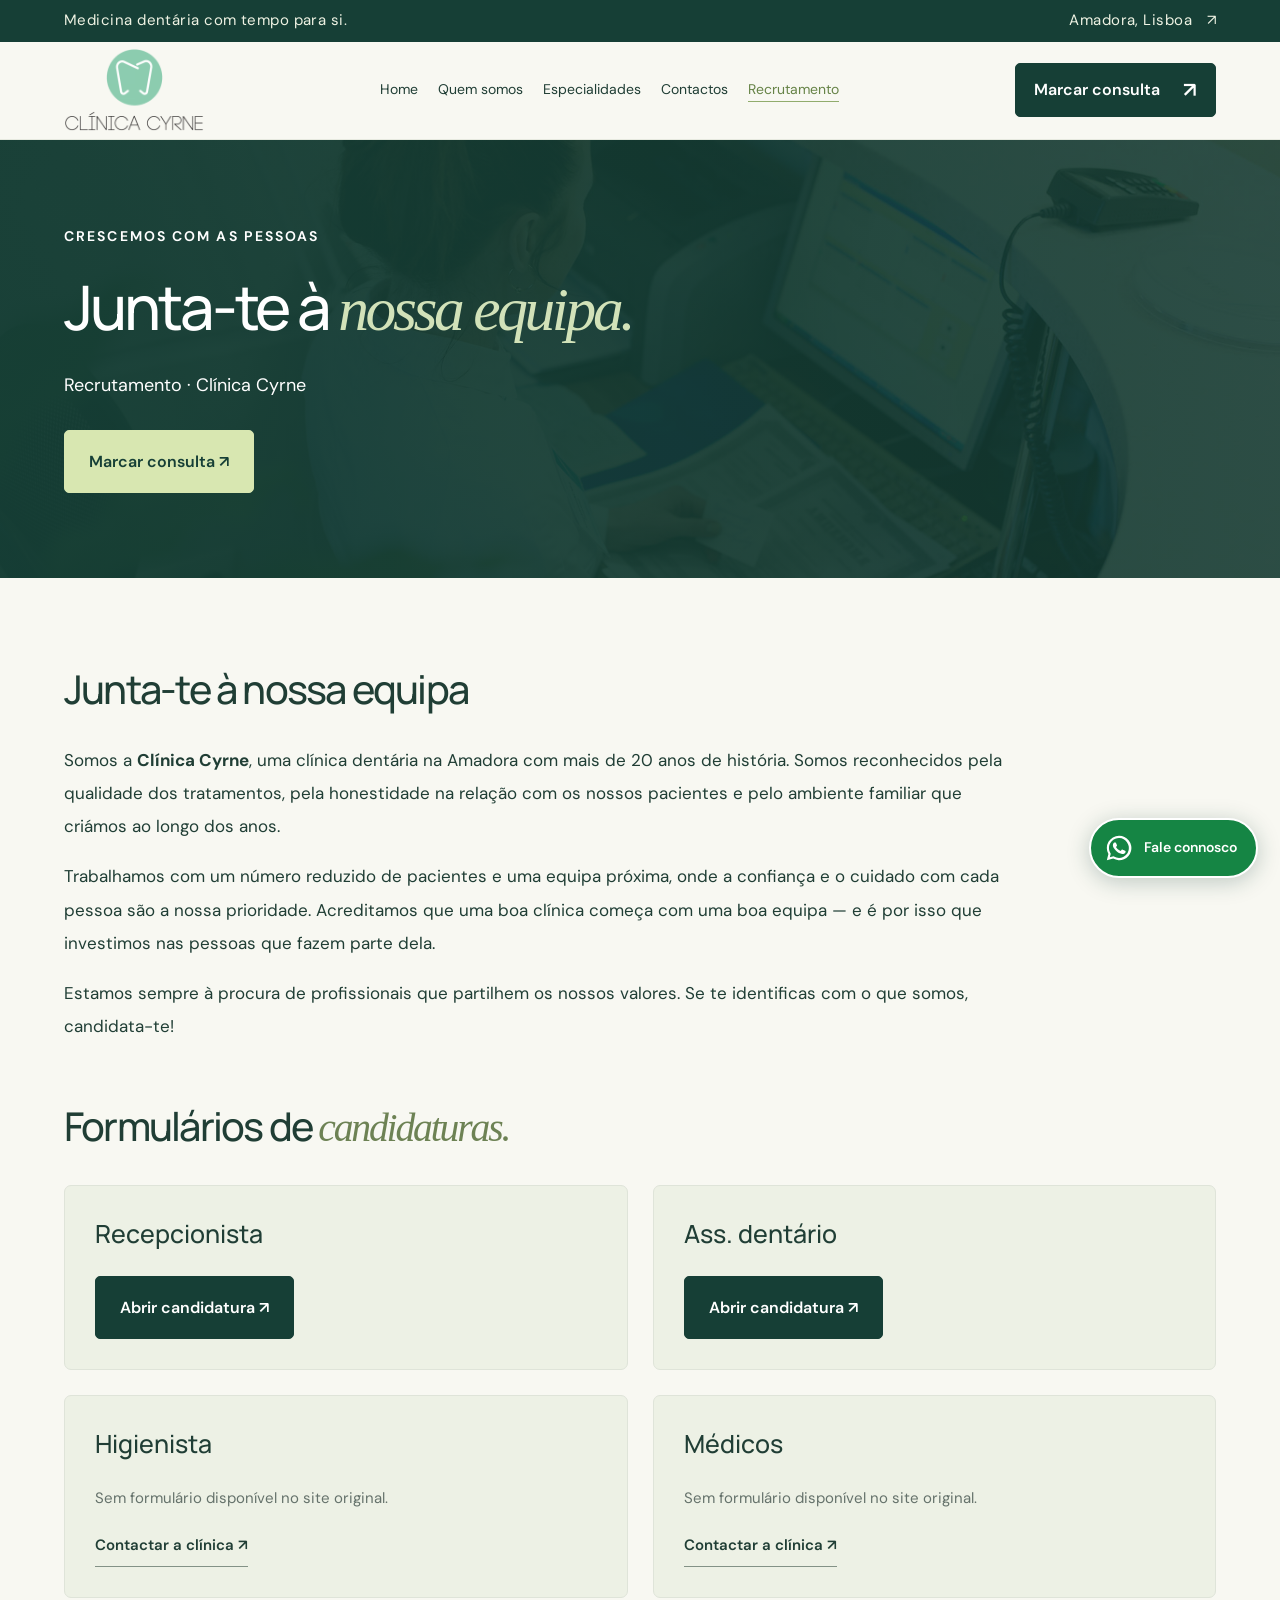
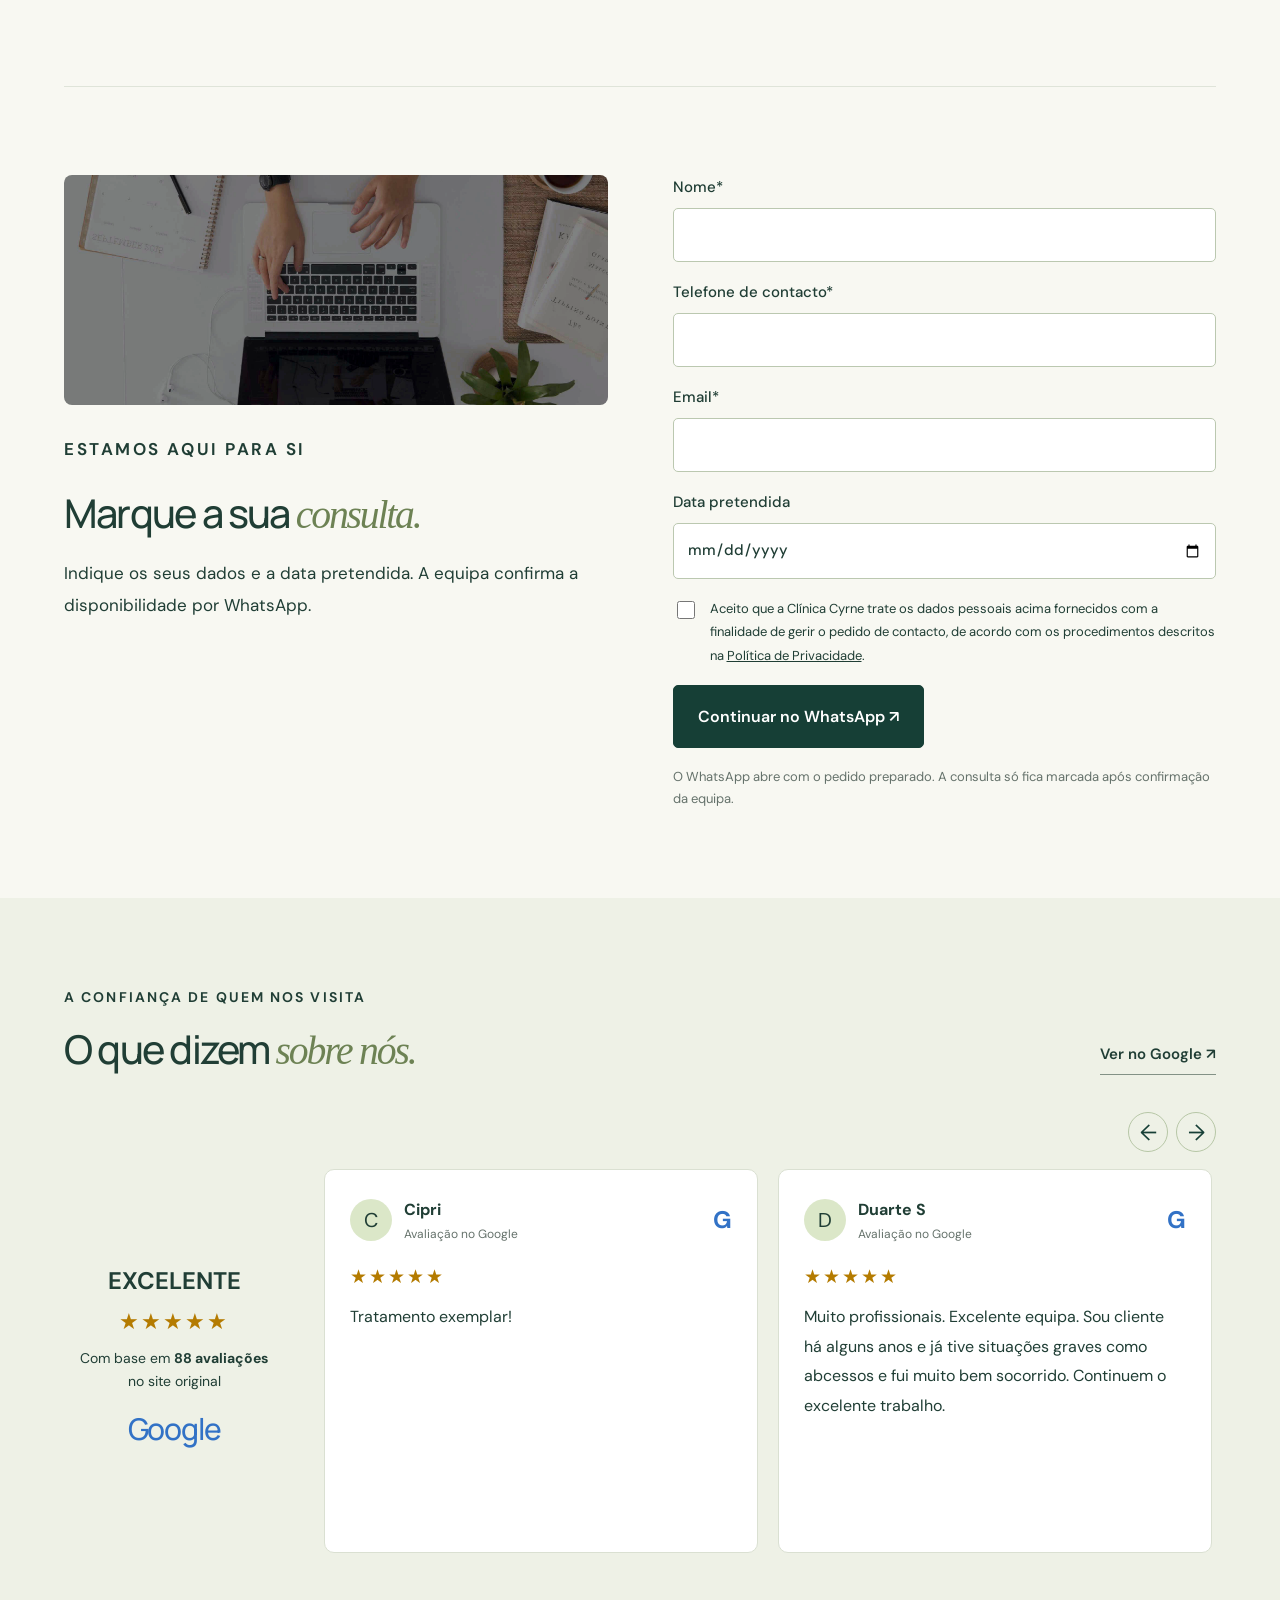
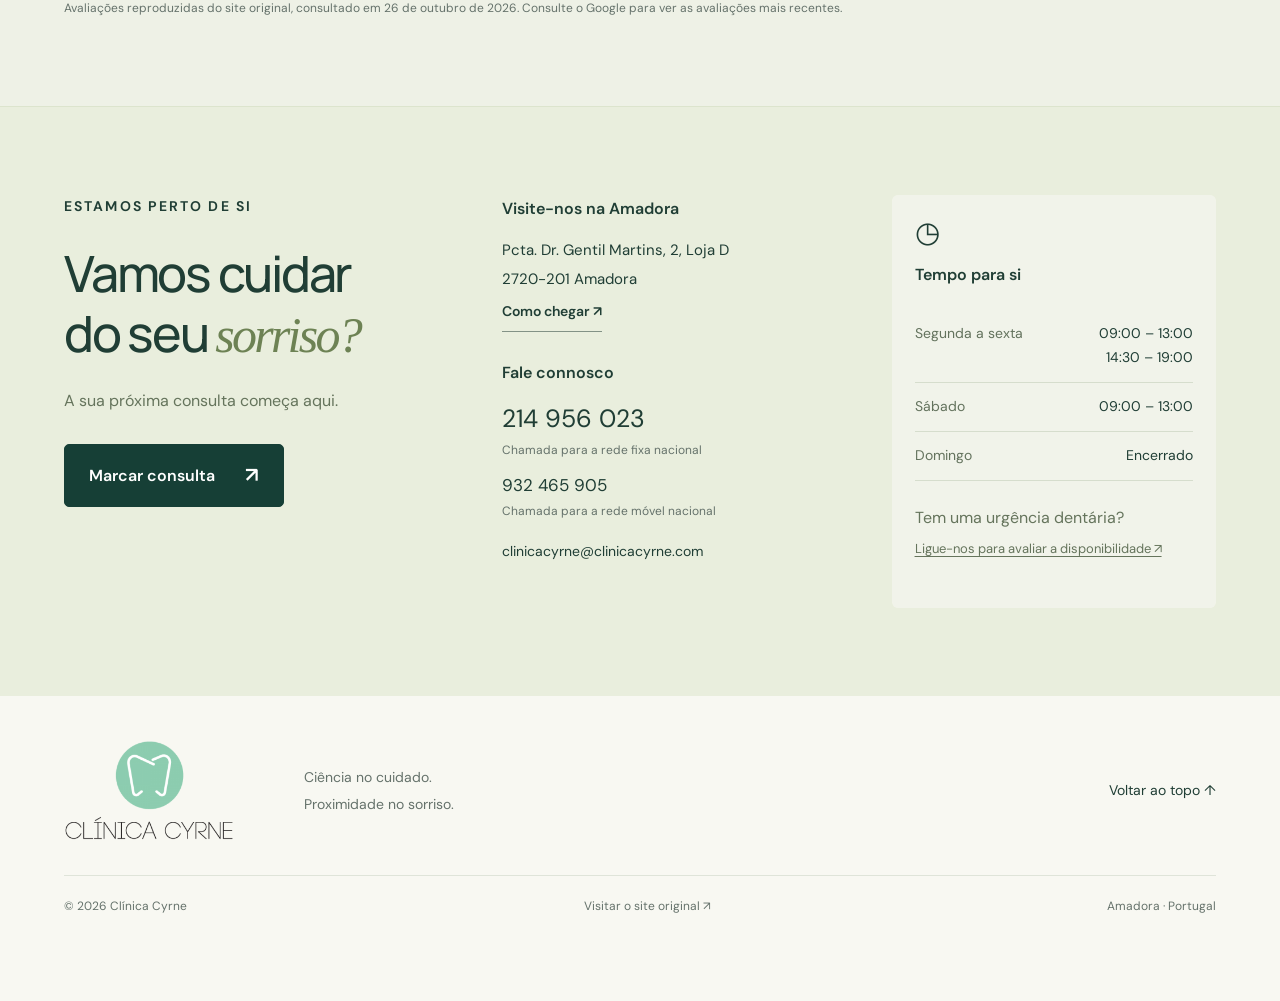
<file: recrutamento.html>
<!DOCTYPE html>
<html lang="pt-PT">
<head>
  <meta charset="UTF-8"><meta name="viewport" content="width=device-width, initial-scale=1">
  <title>Recrutamento | Clínica Cyrne</title>
  <meta name="description" content="Medicina dentária na Amadora. Conheça a Clínica Cyrne: mais de 20 anos de experiência, tecnologia digital e cuidados próximos de si.">
  <meta name="theme-color" content="#143f37">
  <link rel="icon" href="assets/logo-cyrne.png?v=2" type="image/png">
  <link rel="stylesheet" href="style.css?v=pages-20261026">
  <link rel="stylesheet" href="pages.css?v=20261026">
</head>
<body>
<a class="skip" href="#conteudo">Saltar para o conteúdo</a>
<div class="topbar"><div class="wrap"><span>Medicina dentária com tempo para si.</span><a href="https://www.google.com/maps/search/?api=1&query=Cl%C3%ADnica+Cyrne+Amadora" target="_blank" rel="noopener">Amadora, Lisboa <span aria-hidden="true">↗</span></a></div></div>
<header class="header"><div class="wrap navigation">
  <a href="index.html" class="brand" aria-label="Clínica Cyrne, início"><img class="brand-logo" src="assets/logo-cyrne.png" alt="Clínica Cyrne" width="300" height="174"></a>
  <nav id="main-nav" aria-label="Navegação principal"><a href="index.html">Home</a><a href="quem-somos.html">Quem somos</a><a href="especialidades.html">Especialidades</a><a href="contactos.html">Contactos</a><a href="recrutamento.html" aria-current="page">Recrutamento</a></nav>
  <button class="button small booking" type="button">Marcar consulta <span aria-hidden="true">↗</span></button>
  <button class="menu" aria-label="Abrir menu" aria-controls="main-nav" aria-expanded="false">☰</button>
</div></header>
<main id="conteudo"><section class="page-hero"><div class="wrap"><p class="eyebrow">CRESCEMOS COM AS PESSOAS</p><h1>Junta-te à <em>nossa equipa.</em></h1><p>Recrutamento · Clínica Cyrne</p><button class="button booking">Marcar consulta ↗</button></div><img src="assets/original/57a616e4b8.jpg" alt="" class="page-hero-image"></section><section class="section wrap recruitment"><div class="prose"><h2>Junta-te à nossa equipa</h2><p>Somos a <b>Clínica Cyrne</b>, uma clínica dentária na Amadora com mais de 20 anos de história. Somos reconhecidos pela qualidade dos tratamentos, pela honestidade na relação com os nossos pacientes e pelo ambiente familiar que criámos ao longo dos anos.</p><p>Trabalhamos com um número reduzido de pacientes e uma equipa próxima, onde a confiança e o cuidado com cada pessoa são a nossa prioridade. Acreditamos que uma boa clínica começa com uma boa equipa — e é por isso que investimos nas pessoas que fazem parte dela.</p><p>Estamos sempre à procura de profissionais que partilhem os nossos valores. Se te identificas com o que somos, candidata-te!</p></div><h2>Formulários de <em>candidaturas.</em></h2><div class="recruitment-grid"><article><h3>Recepcionista</h3><a class="button" href="https://forms.gle/dYVxbbCFKEC5BGqE7" target="_blank" rel="noopener">Abrir candidatura ↗</a></article><article><h3>Ass. dentário</h3><a class="button" href="https://forms.gle/etgHmPu4EuYQMtCQA" target="_blank" rel="noopener">Abrir candidatura ↗</a></article><article><h3>Higienista</h3><p>Sem formulário disponível no site original.</p><a class="text-link" href="mailto:clinicacyrne@clinicacyrne.com?subject=Candidatura%20Higienista">Contactar a clínica ↗</a></article><article><h3>Médicos</h3><p>Sem formulário disponível no site original.</p><a class="text-link" href="mailto:clinicacyrne@clinicacyrne.com?subject=Candidatura%20Médicos">Contactar a clínica ↗</a></article></div></section><section class="appointment-section section wrap"><div><img class="appointment-photo" src="assets/original/855aaa1c2a.jpg" alt="Marcação de consulta na Clínica Cyrne" loading="lazy"><p class="eyebrow">ESTAMOS AQUI PARA SI</p><h2>Marque a sua <em>consulta.</em></h2><p>Indique os seus dados e a data pretendida. A equipa confirma a disponibilidade por WhatsApp.</p></div><form class="appointment-form"><label>Nome*<input name="nome" autocomplete="name" required></label><label>Telefone de contacto*<input name="telefone" autocomplete="tel" type="tel" required></label><label>Email*<input name="email" autocomplete="email" type="email" required></label><label>Data pretendida<input name="data" type="date"></label><label class="consent"><input type="checkbox" required><span>Aceito que a Clínica Cyrne trate os dados pessoais acima fornecidos com a finalidade de gerir o pedido de contacto, de acordo com os procedimentos descritos na <a href="https://clinicacyrne.com/politica-de-privacidade-e-cookies/" target="_blank" rel="noopener">Política de Privacidade</a>.</span></label><button class="button">Continuar no WhatsApp ↗</button><small>O WhatsApp abre com o pedido preparado. A consulta só fica marcada após confirmação da equipa.</small></form></section><section class="reviews-section section"><div class="wrap"><div class="section-top"><div><p class="eyebrow">A CONFIANÇA DE QUEM NOS VISITA</p><h2>O que dizem <em>sobre nós.</em></h2></div><a class="text-link" href="https://www.google.com/maps?cid=3460822510211981975" target="_blank" rel="noopener">Ver no Google ↗</a></div><div class="reviews-layout"><div class="reviews-summary"><strong>EXCELENTE</strong><span class="review-stars" aria-label="5 estrelas">★★★★★</span><p>Com base em <b>88 avaliações</b><br>no site original</p><span class="google-word">Google</span></div><div><div class="reviews-controls"><button type="button" data-review-dir="-1" aria-label="Avaliações anteriores">←</button><button type="button" data-review-dir="1" aria-label="Próximas avaliações">→</button></div><div class="reviews-track" tabindex="0" aria-label="Avaliações Google"><article class="google-review"><div class="review-author"><span class="review-avatar" aria-hidden="true">C</span><div><strong>Cipri</strong><small>Avaliação no Google</small></div><span class="google-g" aria-hidden="true">G</span></div><div class="review-stars" aria-label="5 de 5 estrelas">★★★★★</div><p>Tratamento exemplar!</p></article><article class="google-review"><div class="review-author"><span class="review-avatar" aria-hidden="true">D</span><div><strong>Duarte S</strong><small>Avaliação no Google</small></div><span class="google-g" aria-hidden="true">G</span></div><div class="review-stars" aria-label="5 de 5 estrelas">★★★★★</div><p>Muito profissionais. Excelente equipa. Sou cliente há alguns anos e já tive situações graves como abcessos e fui muito bem socorrido. Continuem o excelente trabalho.</p></article><article class="google-review"><div class="review-author"><span class="review-avatar" aria-hidden="true">N</span><div><strong>Nelly V</strong><small>Avaliação no Google</small></div><span class="google-g" aria-hidden="true">G</span></div><div class="review-stars" aria-label="5 de 5 estrelas">★★★★★</div><p>Excelente experiência na clínica!
Gostaria de deixar um elogio especial à Dra. Susana pelo profissionalismo, atenção e cuidado em todas as consultas. É uma profissional extremamente atenciosa, calma e dedicada, transmitindo muita confiança e segurança ao longo de todo o tratamento.

Toda a equipa da clínica foi sempre muito simpática e acolhedora. Faz realmente a diferença encontrar um espaço onde nos sentimos bem acompanhados e cuidados. Recomendo muito 💙</p></article><article class="google-review"><div class="review-author"><span class="review-avatar" aria-hidden="true">M</span><div><strong>Márcia T</strong><small>Avaliação no Google</small></div><span class="google-g" aria-hidden="true">G</span></div><div class="review-stars" aria-label="5 de 5 estrelas">★★★★★</div><p>Após vários anos a lidar com trauma de dentistas foi aqui que encontrei a clínica que me acolheu e tratou com todo o cuidado e profissionalismo. Muito humanos e transparentes, já não troco por nada!</p></article><article class="google-review"><div class="review-author"><span class="review-avatar" aria-hidden="true">M</span><div><strong>Miriam C</strong><small>Avaliação no Google</small></div><span class="google-g" aria-hidden="true">G</span></div><div class="review-stars" aria-label="5 de 5 estrelas">★★★★★</div><p>Recomendo a Clínica, pela excelência profissional e acima de tudo, pelo cuidado e atenção que nos sãos sempre prestados!</p></article><article class="google-review"><div class="review-author"><span class="review-avatar" aria-hidden="true">S</span><div><strong>Sónia L</strong><small>Avaliação no Google</small></div><span class="google-g" aria-hidden="true">G</span></div><div class="review-stars" aria-label="5 de 5 estrelas">★★★★★</div><p>A equipa é muito profissional, atenciosa e faz-nos sentir completamente à vontade. Recomendo sem dúvida!</p></article></div></div></div><p class="reviews-note">Avaliações reproduzidas do site original, consultado em 26 de outubro de 2026. Consulte o Google para ver as avaliações mais recentes.</p></div></section><section id="contactos" class="contact section"><div class="wrap contact-grid"><div><p class="eyebrow">ESTAMOS PERTO DE SI</p><h2>Vamos cuidar<br>do seu <em>sorriso?</em></h2><p>A sua próxima consulta começa aqui.</p><button class="button booking">Marcar consulta <span>↗</span></button></div><div class="contact-details"><h3>Visite-nos na Amadora</h3><address>Pcta. Dr. Gentil Martins, 2, Loja D<br>2720-201 Amadora</address><a class="text-link" href="https://www.google.com/maps/search/?api=1&query=Cl%C3%ADnica+Cyrne+Pcta+Dr+Gentil+Martins+2+Amadora" target="_blank" rel="noopener">Como chegar ↗</a><h3>Fale connosco</h3><a class="phone" href="tel:+351214956023">214 956 023</a><small>Chamada para a rede fixa nacional</small><a href="tel:+351932465905">932 465 905</a><small>Chamada para a rede móvel nacional</small><a class="email" href="mailto:clinicacyrne@clinicacyrne.com">clinicacyrne@clinicacyrne.com</a></div><div class="hours"><span class="hours-icon" aria-hidden="true">◷</span><h3>Tempo para si</h3><dl><div><dt>Segunda a sexta</dt><dd>09:00 – 13:00<br>14:30 – 19:00</dd></div><div><dt>Sábado</dt><dd>09:00 – 13:00</dd></div><div><dt>Domingo</dt><dd>Encerrado</dd></div></dl><p>Tem uma urgência dentária?<br><a href="tel:+351214956023">Ligue-nos para avaliar a disponibilidade ↗</a></p></div></div></section></main><footer><div class="wrap footer-top"><a href="index.html" class="brand" aria-label="Clínica Cyrne, início"><img class="brand-logo" src="assets/logo-cyrne.png" alt="Clínica Cyrne" width="300" height="174"></a><p>Ciência no cuidado.<br>Proximidade no sorriso.</p><a href="index.html" class="backtop">Voltar ao topo ↑</a></div><div class="wrap footer-bottom"><span>© <span id="year">2026</span> Clínica Cyrne</span><a href="https://clinicacyrne.com/" target="_blank" rel="noopener">Visitar o site original ↗</a><span>Amadora · Portugal</span></div></footer>
<dialog id="booking-dialog" aria-labelledby="booking-title"><button class="close" aria-label="Fechar janela">×</button><p class="eyebrow">O PRIMEIRO PASSO É SEU</p><h2 id="booking-title">Vamos marcar<br>a sua <em>consulta.</em></h2><p>Escolha o motivo e fale diretamente com a nossa equipa pelo WhatsApp.</p><form id="booking-form"><label for="reason">O que o traz até nós?</label><select id="reason"><option>Primeira consulta de avaliação</option><option>Implantologia digital</option><option>Alinhadores invisíveis</option><option>Reabilitação oral</option><option>Higiene oral e GBT</option><option>Consulta para criança</option><option>Outro motivo</option></select><button class="button" type="submit">Continuar no WhatsApp ↗</button></form><small>A marcação só fica confirmada após resposta da equipa.</small><a class="dialog-phone" href="tel:+351214956023">Prefere ligar? 214 956 023 ↗</a></dialog>
<dialog id="service-dialog" aria-labelledby="service-title"><button class="close" aria-label="Fechar janela">×</button><p class="eyebrow">CUIDADOS CLÍNICA CYRNE</p><h2 id="service-title"></h2><p id="service-description"></p><ul id="service-points"></ul><p class="service-disclaimer">A indicação e o plano de tratamento são definidos após avaliação clínica individual.</p><button class="button booking">Pedir uma avaliação ↗</button></dialog>
<script src="app.js?v=pages-20261026"></script>
<a class="whatsapp-float" href="https://wa.me/351932465905" target="_blank" rel="noopener" aria-label="Falar com a Clínica Cyrne no WhatsApp"><svg viewBox="0 0 32 32" aria-hidden="true"><path fill="currentColor" d="M16 3a13 13 0 0 0-11.3 19.4L3 29l6.8-1.7A13 13 0 1 0 16 3Zm0 23.6a10.5 10.5 0 0 1-5.4-1.5l-.4-.2-4 1 1-3.9-.3-.4A10.6 10.6 0 1 1 16 26.6Zm5.8-7.9c-.3-.2-1.9-.9-2.2-1s-.5-.2-.7.2-.8 1-.9 1.1-.4.2-.7 0a8.7 8.7 0 0 1-2.6-1.6 9.6 9.6 0 0 1-1.8-2.2c-.2-.3 0-.5.1-.6l.5-.6.3-.5c.1-.2 0-.4 0-.6l-1-2.3c-.2-.5-.5-.5-.7-.5h-.6c-.2 0-.6.1-.9.4a3.7 3.7 0 0 0-1.1 2.7c0 1.6 1.2 3.1 1.4 3.3s2.4 3.7 5.8 5.1c.8.3 1.4.5 1.9.6.8.3 1.5.2 2.1.1.6-.1 1.9-.8 2.1-1.5s.3-1.3.2-1.5-.2-.2-.5-.4Z"/></svg><span>Fale connosco</span></a></body></html>
</file>
<file: style.css>
@import url('https://fonts.googleapis.com/css2?family=DM+Sans:wght@400;450;500;550;600;650;700&family=Manrope:wght@400;500;600;650;700&display=swap');
:root{--green:#163f36;--ink:#203e35;--muted:#65726b;--lime:#d8e7b1;--cream:#f8f8f2;--line:#dfe4d9}*{box-sizing:border-box}html{scroll-behavior:smooth;scroll-padding-top:105px}body{margin:0;background:var(--cream);color:var(--ink);font:17px/1.7 'DM Sans',sans-serif}button,input,select{font:inherit}button,a{-webkit-tap-highlight-color:transparent}a{color:inherit;text-decoration:none}button{cursor:pointer}img{max-width:100%;display:block}button:focus-visible,a:focus-visible,summary:focus-visible,select:focus-visible{outline:3px solid #759341;outline-offset:5px}.wrap{width:min(1280px,90%);margin:auto}.topbar{background:var(--green);color:#eff3e4;font-size:15px;letter-spacing:.03em}.topbar .wrap{display:flex;justify-content:space-between;padding:8px 0}.topbar a span{margin-left:10px}.header{position:sticky;top:0;z-index:10;background:#f8f8f2f5;backdrop-filter:blur(16px);border-bottom:1px solid #e6e9df}.navigation{height:97px;display:flex;align-items:center;justify-content:space-between;gap:25px}.brand{display:flex;align-items:center;gap:10px}.brand svg{width:43px;fill:none;stroke:var(--green);stroke-width:1.7}.brand>span{font-family:'Manrope',sans-serif;font-size:28px;letter-spacing:.19em;line-height:1.2;font-weight:650}.brand small{display:block;font:12px/2 'DM Sans',sans-serif;letter-spacing:.25em}.navigation nav{display:flex;gap:30px;font-size:16px}.navigation nav a:hover{color:#8a9b50}.button{display:inline-flex;align-items:center;justify-content:center;gap:30px;padding:17px 24px;background:var(--green);color:white;border:1px solid var(--green);border-radius:5px;font-size:16px;font-weight:600;transition:background .2s,transform .2s}.button:hover{background:#2a5c4e;transform:translateY(-2px)}.button span{font-size:21px;line-height:1}.button.small{padding:12px 18px;gap:23px}.menu{display:none}.hero{display:grid;grid-template-columns:1.03fr 1fr;gap:40px;padding:53px 0 57px;align-items:center}.eyebrow{font-size:14px;font-weight:650;letter-spacing:.15em;line-height:1.6;margin:0 0 25px}.dot{display:inline-block;width:7px;height:7px;border-radius:50%;background:#9eb774;margin-right:9px}.hero h1{font:500 clamp(50px,4.9vw,72px)/1.1 'Manrope',sans-serif;letter-spacing:-.055em;margin:0 0 24px}em{font-family:Georgia,serif;font-weight:400;color:#6d8254;letter-spacing:-.055em}.intro{max-width:350px;font-size:17px;line-height:1.8;color:var(--muted)}.hero-actions{display:flex;gap:27px;align-items:center;margin-top:30px}.text-link{display:inline-flex;gap:21px;align-items:center;font-size:15px;font-weight:600;border:0;background:none;padding:7px 0;border-bottom:1px solid #839286}.text-link:hover{color:#738d48}.hero-proof{display:flex;gap:12px;align-items:center;margin-top:43px}.proof-mark{height:39px;width:39px;display:grid;place-items:center;border:1px solid #d6decc;border-radius:50%;font-size:26px;color:#809259}.hero-proof p{font-size:14px;line-height:1.8;color:var(--muted);margin:0}.hero-proof strong{color:var(--green);font-weight:550}.hero-visual{position:relative;min-height:490px;height:39vw;max-height:550px;isolation:isolate}.hero-visual>img{width:100%;height:100%;object-fit:cover;object-position:48% center;border-radius:120px 8px 8px 8px;filter:brightness(1.4)}.hero-visual:after{content:'';position:absolute;inset:60% 0 0;background:linear-gradient(transparent,#102f2780);z-index:0;border-radius:8px}.image-label{position:absolute;top:25px;right:23px;border-radius:30px;background:#fafaf2eb;padding:7px 12px;font-size:14px}.image-label .dot{width:5px;height:5px;margin-right:6px}.experience{position:absolute;bottom:66px;left:-30px;background:var(--lime);display:flex;gap:18px;align-items:center;padding:20px 26px;border-radius:5px;z-index:1;box-shadow:0 12px 30px #183f3712}.experience>strong{font:500 51px/1 'Manrope',sans-serif;letter-spacing:-.06em}.experience strong span{font-size:28px;vertical-align:top}.experience>span{font-size:15px;line-height:1.5}.photo-index{position:absolute;bottom:23px;left:28px;font-size:12px;letter-spacing:.16em;color:#fff;z-index:1}.values-strip{border-top:1px solid var(--line);border-bottom:1px solid var(--line);padding:21px 0}.values-strip .wrap{display:flex;justify-content:space-between;align-items:center;gap:20px;font-size:15px}.values-strip .wrap>span:first-child{font-family:Georgia,serif;font-style:italic;font-size:19px;color:#627450}.values-strip b{margin-left:28px;color:#8ba56a}.section{padding:88px 0}.section-top{display:flex;justify-content:space-between;align-items:flex-end;gap:30px;margin-bottom:37px}h2{font:500 clamp(34px,3.1vw,45px)/1.2 'Manrope',sans-serif;letter-spacing:-.045em;margin:0}h2 em{letter-spacing:-.055em}.section-top .eyebrow{margin-bottom:17px}.section-top>p{width:290px;font-size:16px;line-height:1.8;color:var(--muted);margin-bottom:3px}.services{display:grid;grid-template-columns:repeat(4,1fr);gap:15px}.service{position:relative;text-align:left;background:transparent;border:1px solid var(--line);border-radius:7px;padding:25px 23px 19px;color:var(--green);transition:background .2s,transform .2s;min-width:0}.service:hover{background:#eaf0df;transform:translateY(-4px)}.service-num{position:absolute;right:20px;top:19px;font-size:13px;color:#8f9c83}.service svg{height:45px;width:45px;stroke:#739257;stroke-width:1.1;fill:none;margin:6px 0 24px}.service h3{font:600 17px/1.3 'Manrope',sans-serif;letter-spacing:-.03em;margin:0 0 12px}.service p{font-size:14px;color:var(--muted);line-height:1.9;min-height:40px}.service-bottom{display:flex;align-items:center;justify-content:space-between;border-top:1px solid var(--line);padding-top:16px;margin-top:23px;font-size:13px}.service-bottom b{font-size:19px;font-weight:400}.specialty-note{display:flex;justify-content:space-between;align-items:center;font-size:14px;color:var(--muted);margin-top:22px}.specialty-note .text-link{font-size:14px}.about{display:grid;grid-template-columns:1fr 1fr;gap:100px;padding-top:13px;padding-bottom:100px;align-items:center}.about-visual{position:relative}.about-visual img{height:460px;width:100%;object-fit:cover;border-radius:7px 7px 100px 7px}.about-seal{position:absolute;bottom:26px;left:26px;background:var(--cream);padding:14px 22px;font-size:13px;letter-spacing:.12em;border-radius:3px}.about-seal span{font:italic 18px/1.8 Georgia,serif;letter-spacing:0}.about-copy .eyebrow{margin-bottom:20px}.about-copy>p:not(.eyebrow){font-size:16px;line-height:1.9;color:var(--muted);max-width:370px;margin-top:22px}.about-copy .text-link{margin-top:6px}.about-facts{display:flex;gap:65px;border-top:1px solid var(--line);margin-top:32px;padding-top:21px}.about-facts strong{display:block;font:500 33px 'Manrope',sans-serif;letter-spacing:-.05em}.about-facts span{font-size:13px;color:var(--muted)}.approach{background:var(--green);color:#f4f5e9}.approach em{color:#c2d29f}.approach .eyebrow{color:#b8c7ac}.approach .section-top>p{color:#bbc9c0}.steps{display:grid;grid-template-columns:repeat(3,1fr);gap:50px;border-top:1px solid #ffffff30;padding-top:30px}.steps article>span{font-size:13px;letter-spacing:.13em;color:#bed09f}.steps h3{font:500 21px 'Manrope',sans-serif;letter-spacing:-.03em;margin:19px 0 12px}.steps p{color:#b9c9bf;font-size:15px;max-width:270px;line-height:1.9}.tech-row{display:grid;grid-template-columns:1fr 1fr;gap:65px;margin-top:57px;align-items:center}.tech-row img{height:260px;width:100%;object-fit:cover;border-radius:5px;object-position:50% 45%}.tech-row h3{font:400 32px/1.25 'Manrope',sans-serif;letter-spacing:-.04em;margin:0 0 18px}.tech-row p:not(.eyebrow){font-size:15px;color:#b9c9bf;max-width:320px}.tech-row .eyebrow{margin-bottom:15px}.text-link.light{color:#e2ebcb;border-color:#81917b}.faq{display:grid;grid-template-columns:1fr 1.3fr;gap:80px}.faq>div>p:not(.eyebrow){font-size:16px;color:var(--muted);margin:22px 0}.questions{border-top:1px solid var(--line)}details{border-bottom:1px solid var(--line)}summary{cursor:pointer;display:flex;justify-content:space-between;align-items:center;gap:24px;padding:21px 0;font-size:16px;font-weight:500;list-style:none}summary::-webkit-details-marker{display:none}summary span{font-size:22px;font-weight:400;color:#6d8254}details[open] summary span{transform:rotate(45deg)}details p{font-size:16px;line-height:1.9;color:var(--muted);margin:0 30px 22px 0}.contact{background:#e9eedd;border-top:1px solid #dce4cd}.contact-grid{display:grid;grid-template-columns:1.15fr 1fr 1fr;gap:65px}.contact h2{font-size:50px}.contact h3{font-size:16px;font-weight:600;margin:0 0 14px}.contact-grid>div>p:not(.eyebrow){font-size:16px;color:#65745c;margin:22px 0}.contact .button{margin-top:8px}.contact-details address{font-style:normal;font-size:15px;line-height:1.9}.contact-details .text-link{margin-bottom:27px;font-size:14px}.contact-details>a:not(.text-link){display:block;font-size:17px;line-height:1.5}.contact-details .phone{font-size:23px!important}.contact-details small{display:block;font-size:12px;color:var(--muted);margin:2px 0 13px}.contact-details .email{font-size:14px!important;margin-top:20px}.hours{background:#f8f8f2a0;padding:23px;border-radius:6px}.hours-icon{font-size:29px;line-height:1;display:block;margin-bottom:14px}.hours dl{font-size:14px;margin:22px 0}.hours dl>div{display:flex;justify-content:space-between;border-bottom:1px solid #d6ddcd;padding:12px 0;gap:15px}.hours dt{color:#63725d}.hours dd{margin:0;text-align:right}.hours>p{font-size:14px;line-height:1.9;margin-bottom:0}.hours>p a{font-size:13px;text-decoration:underline;text-underline-offset:3px}footer{padding:45px 0 0}.footer-top{display:flex;align-items:center;gap:70px;padding-bottom:35px}.footer-top p{font-size:14px;line-height:1.9;color:var(--muted)}.backtop{font-size:14px;margin-left:auto}.footer-bottom{border-top:1px solid var(--line);display:flex;justify-content:space-between;padding:20px 0;font-size:12px;color:var(--muted)}dialog{border:0;border-radius:10px;background:var(--cream);color:var(--green);padding:45px;width:520px;max-width:calc(100% - 30px);box-shadow:0 25px 100px #0003}dialog::backdrop{background:#112d27a6;backdrop-filter:blur(5px)}dialog .close{position:absolute;right:16px;top:10px;background:none;border:0;color:var(--green);font-size:32px}dialog h2{font-size:39px}dialog>p:not(.eyebrow){font-size:16px;color:var(--muted);line-height:1.8}dialog label{font-size:16px;display:block;margin:22px 0 7px}dialog select{width:100%;padding:12px;border:1px solid #b8c5ae;border-radius:4px;background:white;color:var(--green);font-size:16px}dialog form .button{width:100%;margin:18px 0 13px}dialog small{display:block;font-size:14px;color:var(--muted)}.dialog-phone{display:block;font-size:16px;margin-top:22px;text-decoration:underline}#service-points{font-size:16px;padding-left:18px;line-height:2}.service-disclaimer{font-size:14px!important;border-top:1px solid var(--line);padding-top:16px}.skip{position:fixed;top:-100px;left:20px;background:white;padding:10px;z-index:99}.skip:focus{top:5px}
@media(min-width:1600px){.hero{padding-top:65px;padding-bottom:70px}.hero-visual{height:550px}.hero h1{font-size:80px}}
@media(max-width:1050px){.navigation nav{gap:17px;font-size:14px}.navigation{gap:15px}.hero{gap:30px}.hero-actions{gap:16px}.hero-actions .button{padding:15px;gap:15px}.hero-visual{min-height:450px}.about{gap:50px}.service{padding:20px 15px}.service h3{font-size:16px}.contact-grid{gap:32px}.contact h2{font-size:44px}.values-strip b{margin-left:12px}.values-strip .wrap{font-size:13px}.values-strip .wrap>span:first-child{font-size:17px}}
@media(max-width:760px){html{scroll-padding-top:85px}.wrap{width:88%}.topbar{font-size:13px}.navigation{height:78px}.brand svg{width:32px}.brand>span{font-size:24px}.brand small{font-size:10px}.navigation>.button{margin-left:auto;padding:10px 12px;font-size:14px;gap:10px}.menu{display:block;border:0;background:none;color:var(--green);font-size:24px;padding:3px}.navigation nav{display:none;position:absolute;left:0;right:0;top:78px;padding:23px 6%;background:var(--cream);border-bottom:1px solid var(--line);font-size:16px;box-shadow:0 12px 20px #0001}.navigation nav.open{display:flex;flex-direction:column;gap:17px}.hero{grid-template-columns:1fr;padding:38px 0 35px;gap:32px}.hero h1{font-size:clamp(43px,10vw,66px)}.hero .eyebrow{font-size:12px;margin-bottom:21px}.intro{font-size:16px;max-width:330px}.hero-actions{margin-top:23px;gap:22px}.hero-actions .button{font-size:14px;padding:15px 17px}.hero-actions .text-link{font-size:14px;gap:12px}.hero-proof{margin-top:24px}.hero-visual{height:410px;min-height:0;margin-left:12px}.hero-visual>img{border-top-left-radius:85px}.experience{left:-13px;bottom:57px;padding:16px 22px}.experience>strong{font-size:44px}.image-label{top:20px;right:17px;font-size:13px}.values-strip{padding:15px 0}.values-strip .wrap{flex-wrap:wrap;gap:12px;justify-content:space-between;font-size:13px}.values-strip .wrap>span:first-child{width:100%;text-align:center;font-size:18px;margin-bottom:5px}.values-strip b{display:none}.section{padding:57px 0}.section-top{display:block;margin-bottom:27px}.section-top>p{margin-top:20px;max-width:320px;width:auto;font-size:16px}.eyebrow{font-size:13px;margin-bottom:17px}h2{font-size:37px}.services{grid-template-columns:1fr 1fr;gap:12px}.service{padding:19px 15px 15px}.service svg{margin-bottom:20px;width:38px;height:38px}.service h3{font-size:16px;min-height:34px}.service p{font-size:13px;min-height:50px}.service p br{display:none}.service-bottom{font-size:12px;margin-top:13px;padding-top:12px}.service-num{right:14px;top:14px}.specialty-note{display:block;font-size:13px}.specialty-note .text-link{margin-top:10px}.about{grid-template-columns:1fr;gap:33px;padding-top:5px}.about-visual img{height:350px}.about-copy>p:not(.eyebrow){max-width:none}.about-facts{gap:70px}.steps{grid-template-columns:1fr;gap:24px}.steps article{border-bottom:1px solid #ffffff20;padding-bottom:12px}.steps p{max-width:none;font-size:16px}.steps h3{margin:10px 0}.tech-row{grid-template-columns:1fr;gap:27px;margin-top:30px}.tech-row img{height:230px}.tech-row h3{font-size:29px}.faq{grid-template-columns:1fr;gap:30px}.questions summary{font-size:16px;padding:19px 0}.contact-grid{grid-template-columns:1fr;gap:35px}.contact h2{font-size:47px}.contact-details{border-top:1px solid #ced8c0;padding-top:27px}.hours{padding:25px}.hours dl{font-size:16px}.hours>p{font-size:15px}.footer-top{gap:25px;flex-wrap:wrap;padding-bottom:25px}.footer-top p{margin:0;font-size:13px}.backtop{width:100%;margin:0}.footer-bottom{flex-wrap:wrap;gap:12px;font-size:12px}.footer-bottom>span:last-child{display:none}dialog{padding:36px 25px}dialog h2{font-size:34px}}
@media(prefers-reduced-motion:reduce){html{scroll-behavior:auto}*{transition:none!important}}

/* Give the larger type room to breathe on every screen. */
.navigation nav{gap:22px}.hero h1{font-size:clamp(50px,5.3vw,78px)}
.section-top>p{width:350px}.service h3{min-height:44px}.service p{min-height:64px}.service-bottom{gap:10px}
.about-copy>p:not(.eyebrow){max-width:420px}.steps p{max-width:330px}.tech-row p:not(.eyebrow){max-width:390px}
.hero-proof p{line-height:1.7}.contact-details .phone{font-size:25px!important}.contact-details .email{font-size:14px!important;overflow-wrap:anywhere}
.values-strip .wrap{flex-wrap:wrap;gap:16px 24px}.values-strip b{margin-left:14px}.hours dl>div{gap:12px}
@media(max-width:1100px){
 .navigation nav{display:none;position:absolute;left:0;right:0;top:97px;padding:23px 6%;background:var(--cream);border-bottom:1px solid var(--line);font-size:16px;box-shadow:0 12px 20px #0001}
 .navigation nav.open{display:flex;flex-direction:column;gap:17px}.menu{display:block;border:0;background:none;color:var(--green);font-size:24px;padding:3px}.navigation>.button{margin-left:auto}
 .hero-actions{flex-wrap:wrap}.contact-grid{gap:25px}.contact-details .email{font-size:13px!important}.services{grid-template-columns:repeat(2,1fr)}
}
@media(max-width:760px){
 .navigation nav{top:78px}.navigation{gap:12px}.brand{gap:7px}.brand>span{font-size:21px}.brand small{font-size:8px}.brand svg{width:28px}
 .navigation>.button{font-size:13px;padding:10px 12px;gap:8px}.hero h1{font-size:clamp(47px,11vw,68px)}
 .hero-actions{gap:16px 22px}.hero-actions .button{font-size:14px}.hero-actions .text-link{font-size:14px}.hero .eyebrow{font-size:11px}
 .intro{font-size:17px}.hero-proof p{font-size:13px}.section-top>p{width:auto;max-width:none}.values-strip .wrap{justify-content:center}
 .values-strip .wrap>span{font-size:13px}.service h3{font-size:17px;min-height:44px}.service p{font-size:15px;min-height:80px}
 .service-bottom{font-size:12px}.specialty-note{font-size:14px}.tech-row h3{font-size:30px}.footer-bottom{font-size:12px}
 .hours>p a{font-size:13px}.contact-details .email{font-size:15px!important}
}
@media(max-width:370px){.navigation>.button{font-size:12px;padding:9px;gap:4px}.navigation{gap:8px}.brand>span{font-size:19px}.brand svg{width:24px}.hero-actions{align-items:flex-start;flex-direction:column}.services{grid-template-columns:1fr}.service h3,.service p{min-height:0}}

/* Official Clínica Cyrne logo, preserving its original proportions. */
.brand{flex-shrink:0}.brand .brand-logo{display:block;width:140px;height:auto;object-fit:contain}.footer-top .brand .brand-logo{width:170px}
@media(max-width:760px){.brand .brand-logo{width:108px}.footer-top .brand .brand-logo{width:150px}}
@media(max-width:370px){.brand .brand-logo{width:96px}}
</file>
<file: pages.css>
.navigation nav{gap:20px}.navigation nav a{font-size:14px}.navigation nav a[aria-current="page"]{color:#668347;border-bottom:1px solid #91ac6d}.page-hero{position:relative;overflow:hidden;background:#e9eedd;padding:85px 0;isolation:isolate;min-height:360px}.page-hero>.wrap{position:relative;z-index:1}.page-hero h1{font:500 clamp(42px,4.8vw,67px)/1.15 'Manrope',sans-serif;letter-spacing:-.05em;max-width:750px;margin:0 0 25px}.page-hero p:not(.eyebrow){font-size:18px;max-width:620px}.page-hero .button{margin-top:12px}.page-hero:has(.page-hero-image){background:var(--green);color:white}.page-hero:has(.page-hero-image) em{color:#d2e2b9}.page-hero:has(.page-hero-image) .button{background:var(--lime);color:var(--green);border-color:var(--lime)}.page-hero-image{position:absolute;inset:0;width:100%;height:100%;object-fit:cover;z-index:-2;opacity:.3}.page-hero:has(.page-hero-image):after{content:'';position:absolute;inset:0;background:linear-gradient(90deg,#163f36db,#163f3650);z-index:-1}.prose{max-width:950px}.prose h2{margin-bottom:30px}.prose p,.prose li{font-size:17px;line-height:1.95}.prose a{border-bottom:1px solid #8fa77b}.gallery-section{padding-top:12px}.gallery-section h2{margin-bottom:30px}.original-gallery{display:grid;grid-template-columns:repeat(4,1fr);gap:18px}.gallery-photo{display:block;overflow:hidden;border-radius:8px;background:#e9eedd}.gallery-photo img{width:100%;height:210px;object-fit:cover;transition:transform .25s}.gallery-photo:hover img{transform:scale(1.05)}.team-grid{display:grid;grid-template-columns:repeat(3,1fr);gap:30px;margin-top:35px;align-items:start}.team-card{border:1px solid var(--line);background:white;border-radius:8px;overflow:hidden}.team-card>img{width:100%;aspect-ratio:1/1.05;object-fit:cover;object-position:top}.team-card>div{padding:25px}.team-card h3{font:600 18px/1.5 'Manrope',sans-serif;margin:0 0 12px}.team-card>div>p{font-size:15px;min-height:50px;color:var(--muted)}.team-card summary{font-size:14px}.team-bio{font-size:15px;line-height:1.9;padding:5px 0 22px;overflow-wrap:anywhere}.team-bio p{font-size:15px}.team-card details{border:0}.specialties-grid{display:grid;grid-template-columns:repeat(3,1fr);gap:25px;margin-top:40px}.specialty-card{background:white;border:1px solid var(--line);border-radius:8px;overflow:hidden}.specialty-card img{width:100%;aspect-ratio:300/214;object-fit:cover}.specialty-card a>div{padding:25px}.specialty-card h2{font-size:23px;line-height:1.4;min-height:65px;letter-spacing:-.025em}.specialty-card .text-link{font-size:13px;margin-top:20px}.specialty-card:hover{background:#edf1e5}.location-grid,.contact-form-section,.appointment-section{display:grid;grid-template-columns:1fr 1fr;gap:65px;align-items:start}.location-map{width:100%;min-height:450px;border:0;border-radius:8px}.contact-form-section{padding-top:20px}.contact-form-section>div>p,.appointment-section>div>p{font-size:17px;line-height:1.9}.form-note{color:var(--muted);font-size:14px!important}.appointment-section{border-top:1px solid var(--line)}.appointment-form{display:grid;gap:18px}.appointment-form label{display:grid;gap:8px;font-size:15px;font-weight:500}.appointment-form input:not([type="checkbox"]),.appointment-form textarea{width:100%;font:inherit;padding:13px;border:1px solid #bbc8b0;border-radius:5px;background:#fff;color:var(--ink)}.appointment-form textarea{resize:vertical;min-height:150px}.appointment-form .consent{display:flex;align-items:flex-start;gap:12px;font-size:13px;line-height:1.8;font-weight:400}.appointment-form .consent input{width:18px;height:18px;flex-shrink:0;margin-top:4px}.consent a{text-decoration:underline}.appointment-form .button{justify-self:start}.appointment-form small{font-size:13px;color:var(--muted)}.appointment-form input:focus-visible,.appointment-form textarea:focus-visible{outline:2px solid #74964d;outline-offset:3px}.recruitment .prose{margin-bottom:60px}.recruitment-grid{display:grid;grid-template-columns:repeat(2,1fr);gap:25px;margin-top:32px}.recruitment-grid article{border:1px solid var(--line);background:#edf1e5;border-radius:7px;padding:30px}.recruitment-grid h3{font:500 25px 'Manrope',sans-serif;margin:0 0 25px}.recruitment-grid p{font-size:15px;color:var(--muted)}.reviews-section{background:#eef1e6}.reviews-layout{display:grid;grid-template-columns:220px minmax(0,1fr);gap:40px;align-items:center}.reviews-summary{text-align:center;padding-top:25px}.reviews-summary>strong{font-size:24px;font-weight:650}.review-stars{display:block;color:#b47b00;letter-spacing:2px;font-size:22px;line-height:1.8}.reviews-summary p{font-size:14px;margin:5px 0 14px}.google-word{font:500 30px 'Manrope',sans-serif;color:#3272c6;letter-spacing:-.04em}.reviews-track{display:flex;gap:20px;overflow-x:auto;scroll-snap-type:x mandatory;scrollbar-width:thin;padding:5px 2px 20px}.google-review{flex:0 0 calc((100% - 20px)/2);min-width:270px;scroll-snap-align:start;background:white;border:1px solid #dae0d2;border-radius:10px;padding:25px;display:flex;flex-direction:column}.review-author{display:flex;align-items:center;gap:12px}.review-author strong{font-size:16px}.review-author small{display:block;font-size:12px;color:var(--muted)}.review-avatar{width:42px;height:42px;border-radius:50%;background:#dbe7c8;display:grid;place-items:center;flex-shrink:0;font-size:20px}.google-g{margin-left:auto;color:#3272c6;font-size:24px;font-weight:700}.google-review .review-stars{margin:15px 0 8px;font-size:19px}.google-review>p{font-size:16px;line-height:1.85;max-height:225px;overflow:auto;margin:0;padding-right:5px}.reviews-controls{display:flex;justify-content:flex-end;gap:8px;margin-bottom:12px}.reviews-controls button{width:40px;height:40px;border:1px solid #b7c7a6;border-radius:50%;background:transparent;color:var(--green);font-size:22px}.reviews-controls button:hover{background:#d7e4c5}.reviews-note{font-size:12px;color:var(--muted);margin:25px 0 0}.legacy-reviews{display:grid;grid-template-columns:repeat(3,1fr);gap:20px;margin-top:30px}.legacy-review{padding:25px;border:1px solid var(--line);background:white;border-radius:8px}.legacy-review>p{font-size:15px;max-height:200px;overflow:auto}.legacy-review strong,.legacy-review small{display:block;font-size:14px}.legacy-review small{font-size:12px;color:var(--muted)}.whatsapp-float{position:fixed;right:max(22px,env(safe-area-inset-right));bottom:max(22px,env(safe-area-inset-bottom));z-index:30;background:#158544;color:white;display:flex;gap:10px;align-items:center;border-radius:40px;padding:13px 19px 13px 13px;box-shadow:0 4px 22px #143f3740;border:2px solid white;font-size:14px;font-weight:600;min-width:56px;min-height:56px}.whatsapp-float svg{width:30px;height:30px;flex-shrink:0}.whatsapp-float:hover{background:#0b6b33;transform:translateY(-2px)}footer{padding-bottom:65px}
@media(max-width:1100px){.original-gallery{grid-template-columns:repeat(3,1fr)}.team-grid,.specialties-grid{grid-template-columns:repeat(2,1fr)}.reviews-layout{grid-template-columns:180px minmax(0,1fr);gap:25px}.google-review{flex-basis:85%}.location-grid,.contact-form-section,.appointment-section{gap:35px}.legacy-reviews{grid-template-columns:repeat(2,1fr)}}
@media(max-width:760px){.page-hero{padding:50px 0;min-height:0}.page-hero h1{font-size:42px}.page-hero p:not(.eyebrow){font-size:17px}.original-gallery{grid-template-columns:repeat(2,1fr);gap:12px}.gallery-photo img{height:160px}.team-grid,.specialties-grid{grid-template-columns:1fr;gap:25px}.team-card>img{aspect-ratio:1/1;object-fit:cover}.team-card>div>p{min-height:0}.team-card>div{padding:23px}.specialty-card h2{min-height:0;font-size:25px}.location-grid,.contact-form-section,.appointment-section{grid-template-columns:1fr;gap:30px}.location-map{min-height:350px}.recruitment-grid{grid-template-columns:1fr}.reviews-layout{grid-template-columns:1fr}.reviews-summary{padding-top:0}.reviews-summary>strong{font-size:22px}.google-review{flex-basis:92%;min-width:0;padding:22px}.reviews-section .section-top{display:block}.reviews-section .section-top>.text-link{margin-top:18px}.legacy-reviews{grid-template-columns:1fr}.whatsapp-float{right:16px;bottom:16px;padding:10px;min-width:55px;min-height:55px}.whatsapp-float>span{display:none}.appointment-form .consent{font-size:13px}.prose p,.prose li{font-size:17px}.page-hero h1 br{display:none}}
.legacy-avatar{width:46px;height:46px;border-radius:50%;object-fit:cover;margin-bottom:15px}.original-banner{margin:0 auto 40px}.original-banner img{width:100%;height:330px;object-fit:cover;border-radius:8px}.appointment-photo{width:100%;height:230px;object-fit:cover;filter:brightness(1.3);border-radius:8px;margin-bottom:28px}@media(max-width:760px){.original-banner img{height:220px}.appointment-photo{height:200px}}
.reviews-layout>*{min-width:0}.reviews-track{max-width:100%}@media(max-width:760px){.reviews-layout{grid-template-columns:minmax(0,1fr)}.location-grid,.contact-form-section,.appointment-section{grid-template-columns:minmax(0,1fr)}}
</file>
